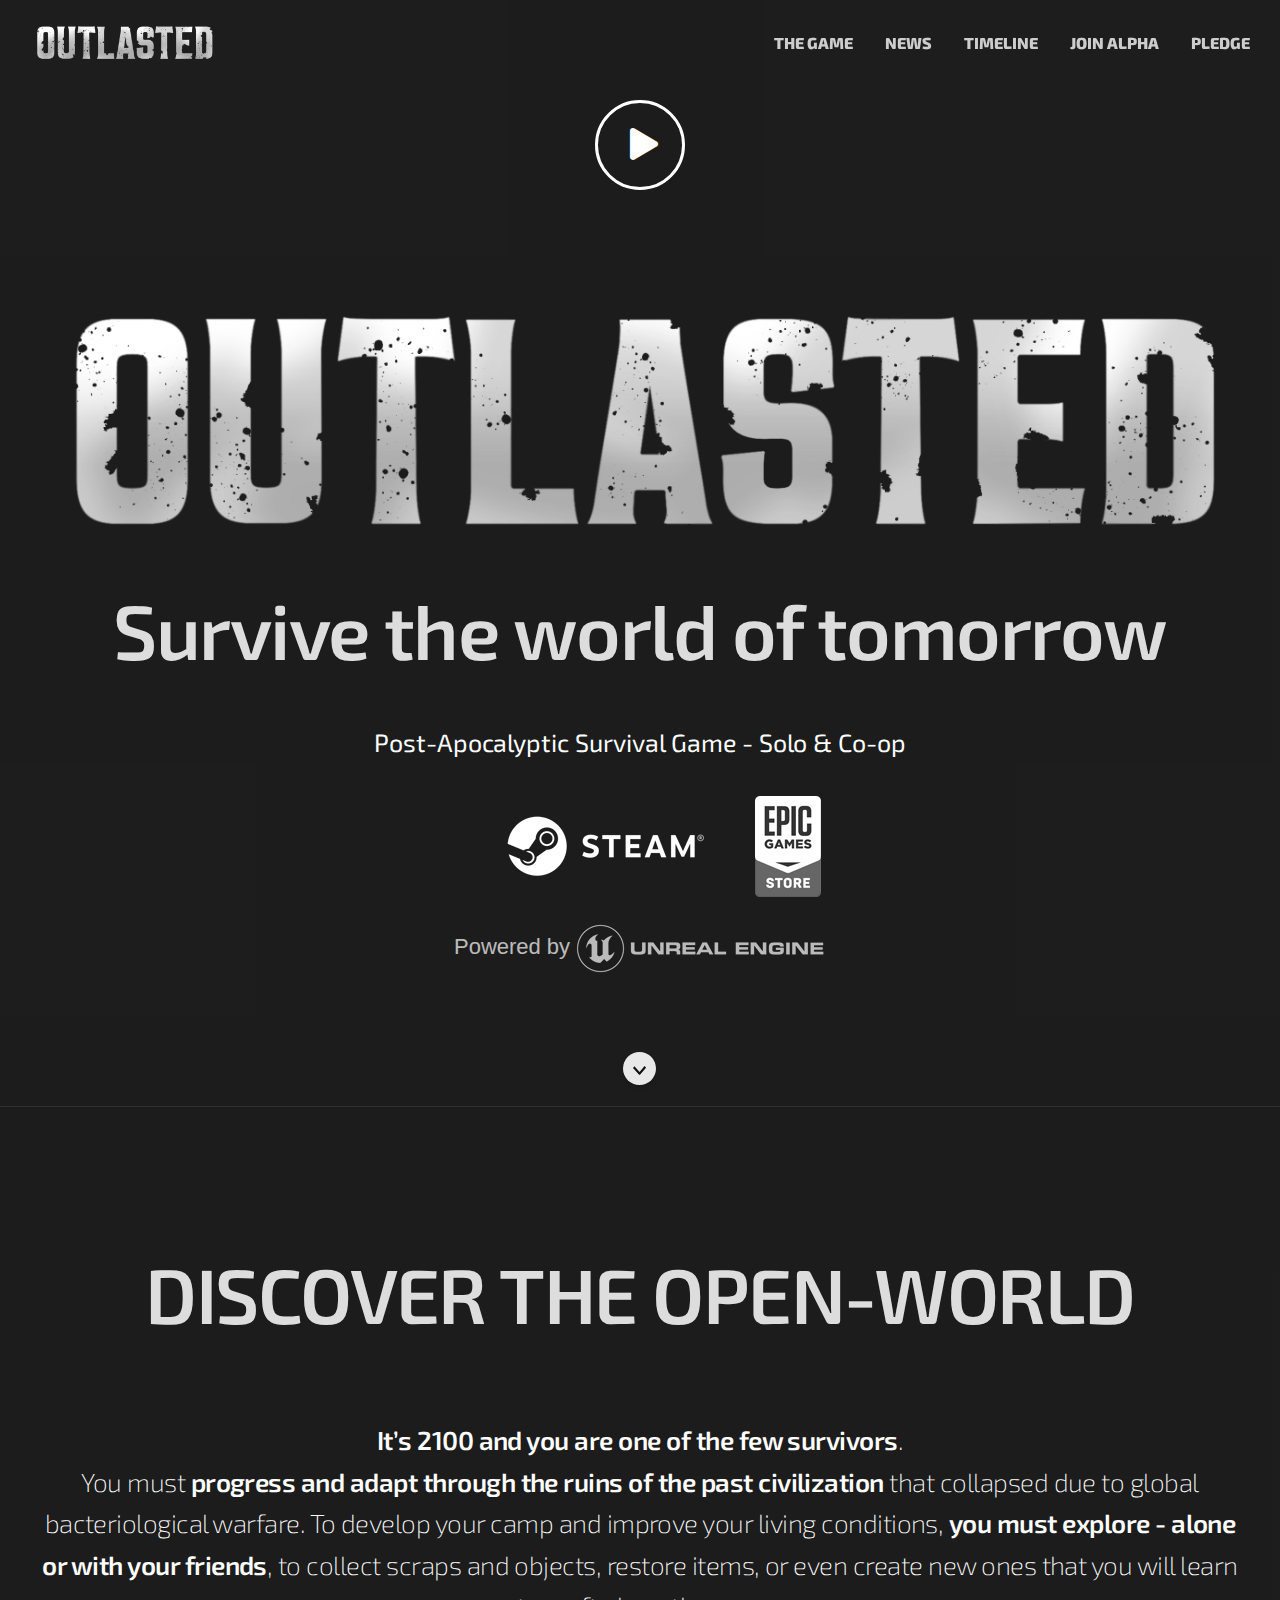
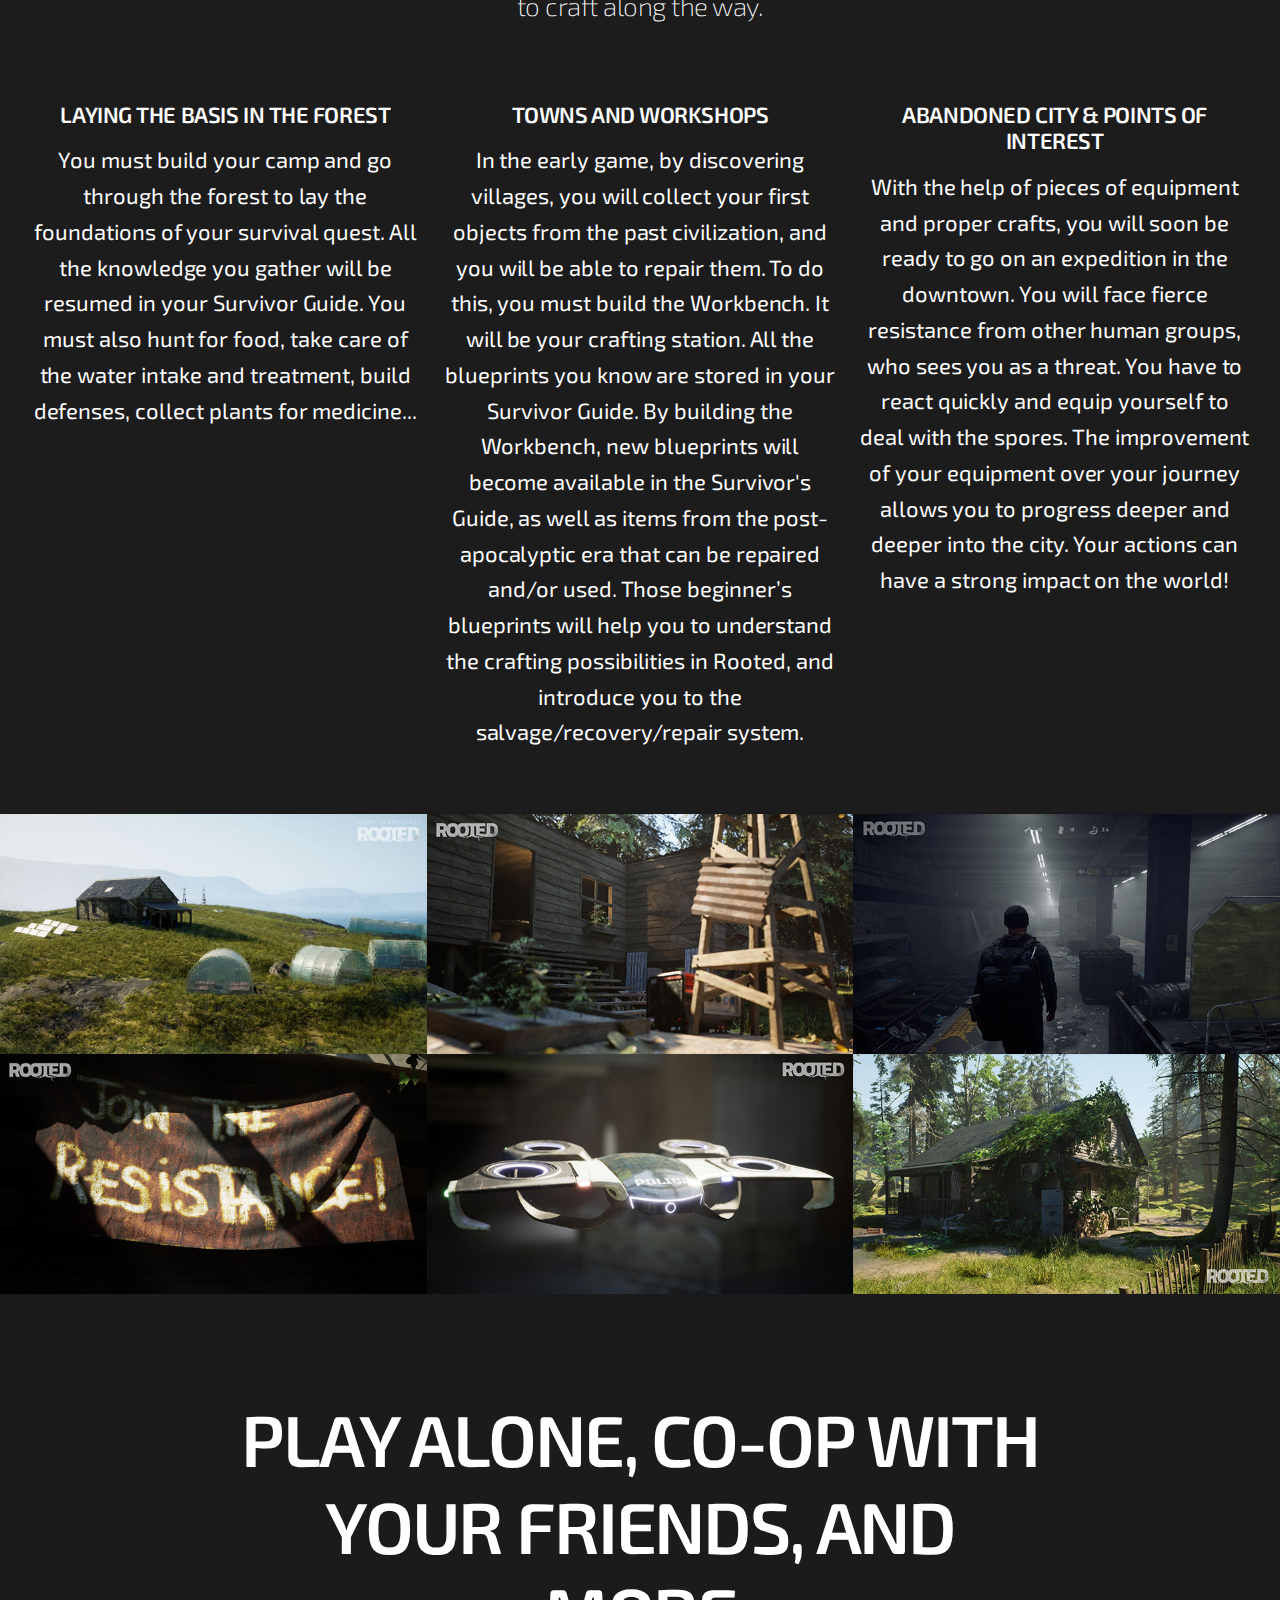
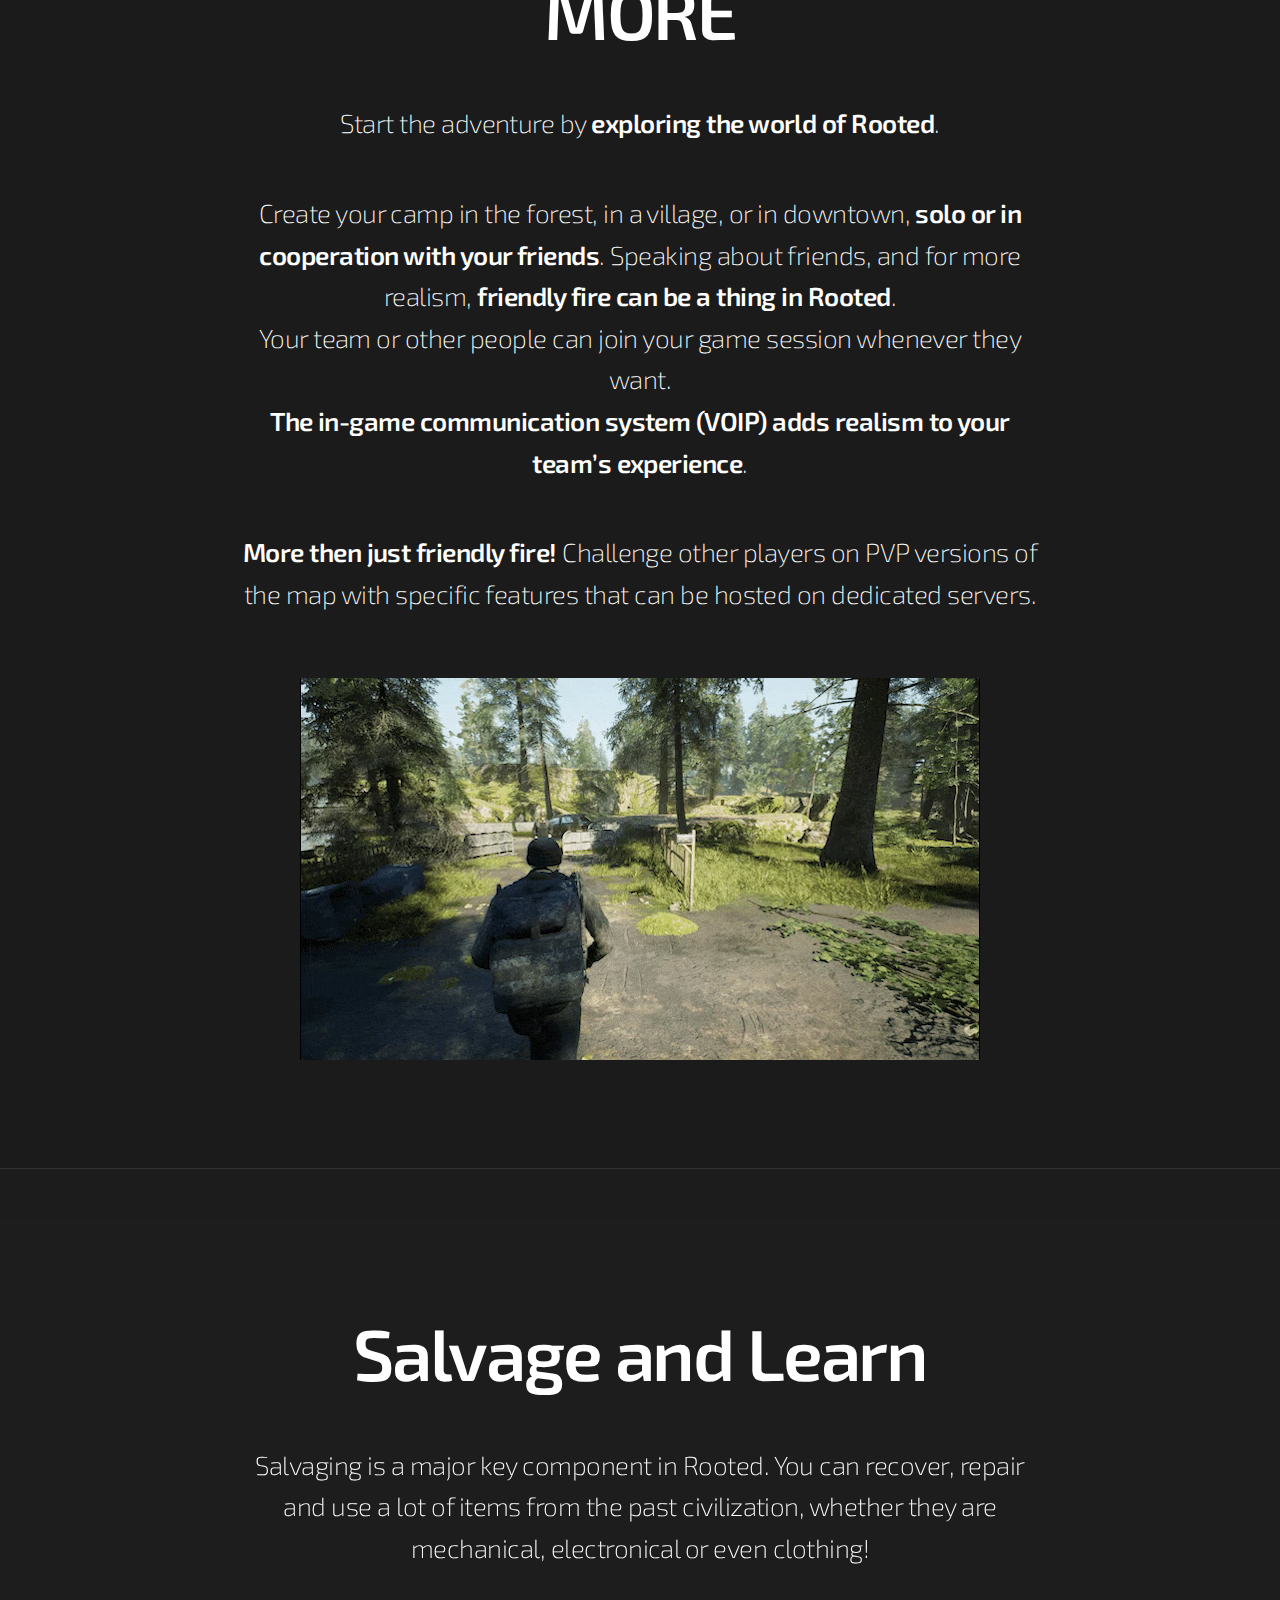
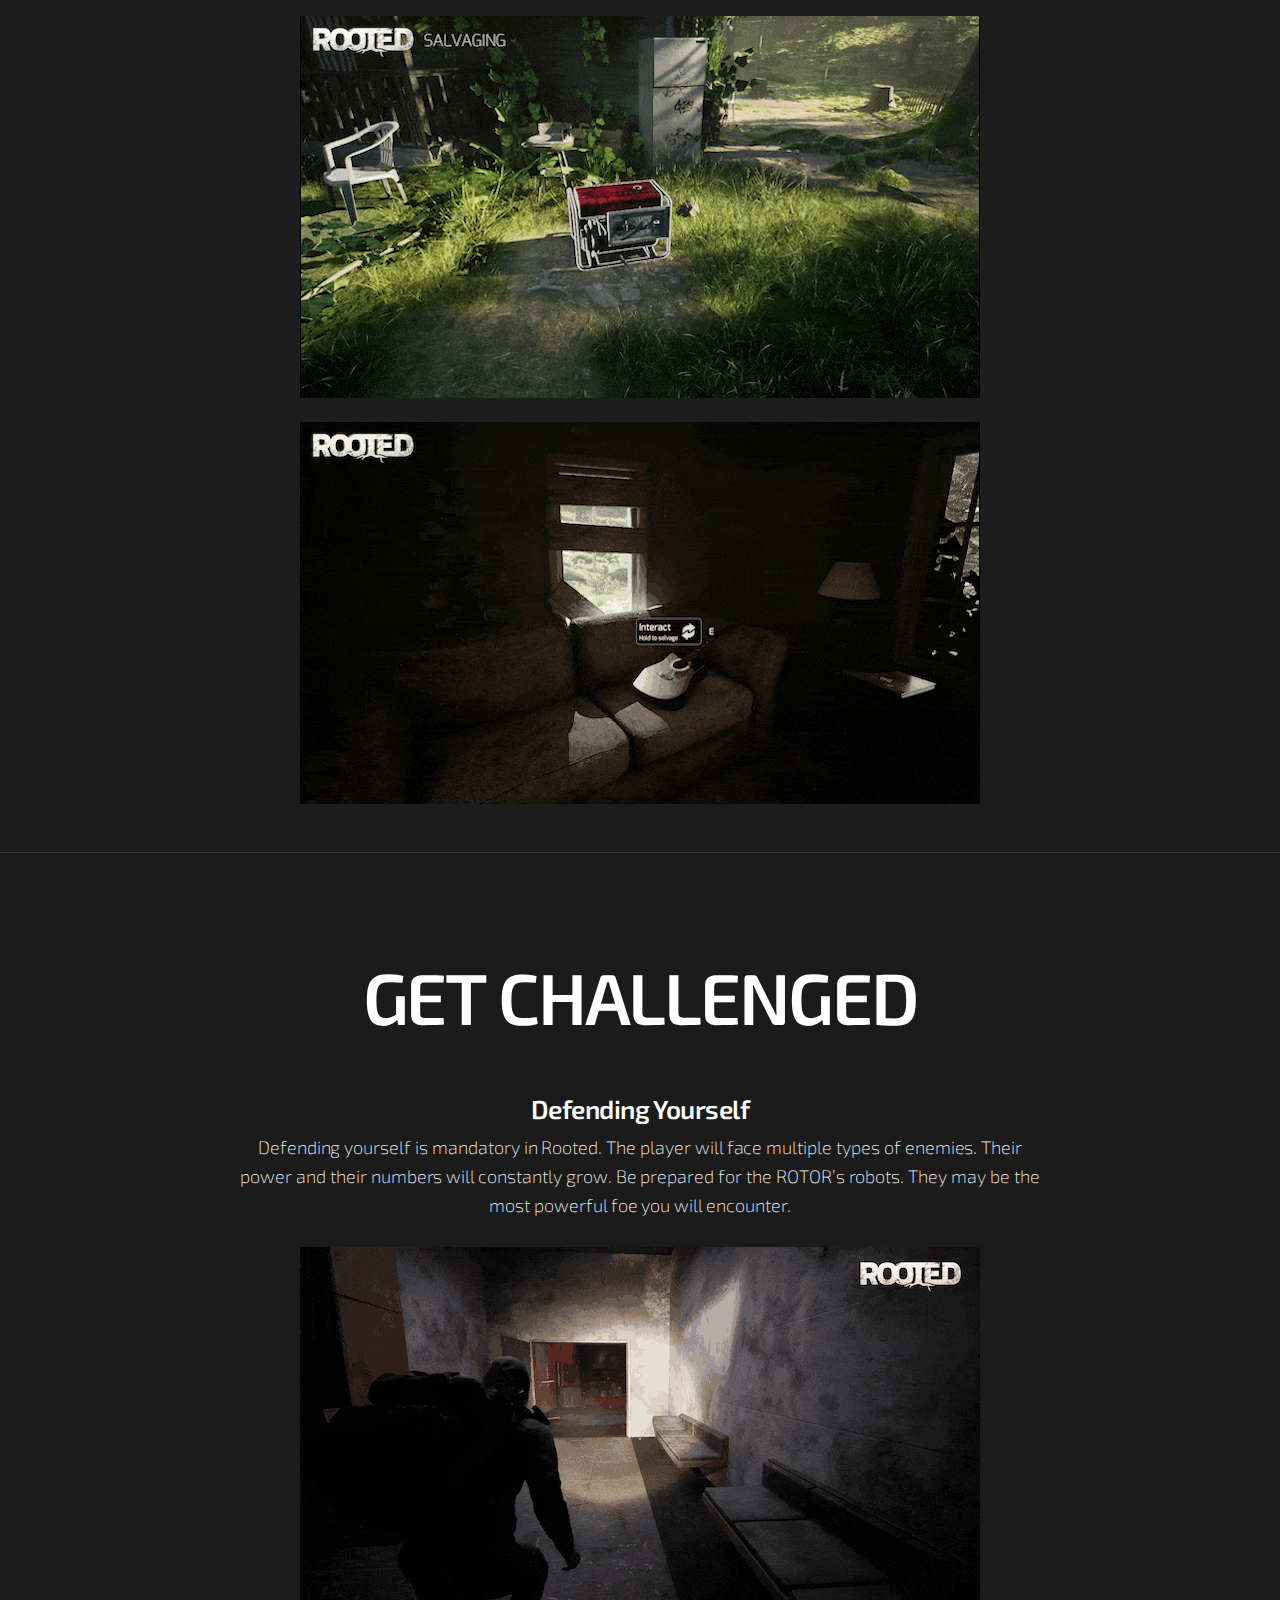
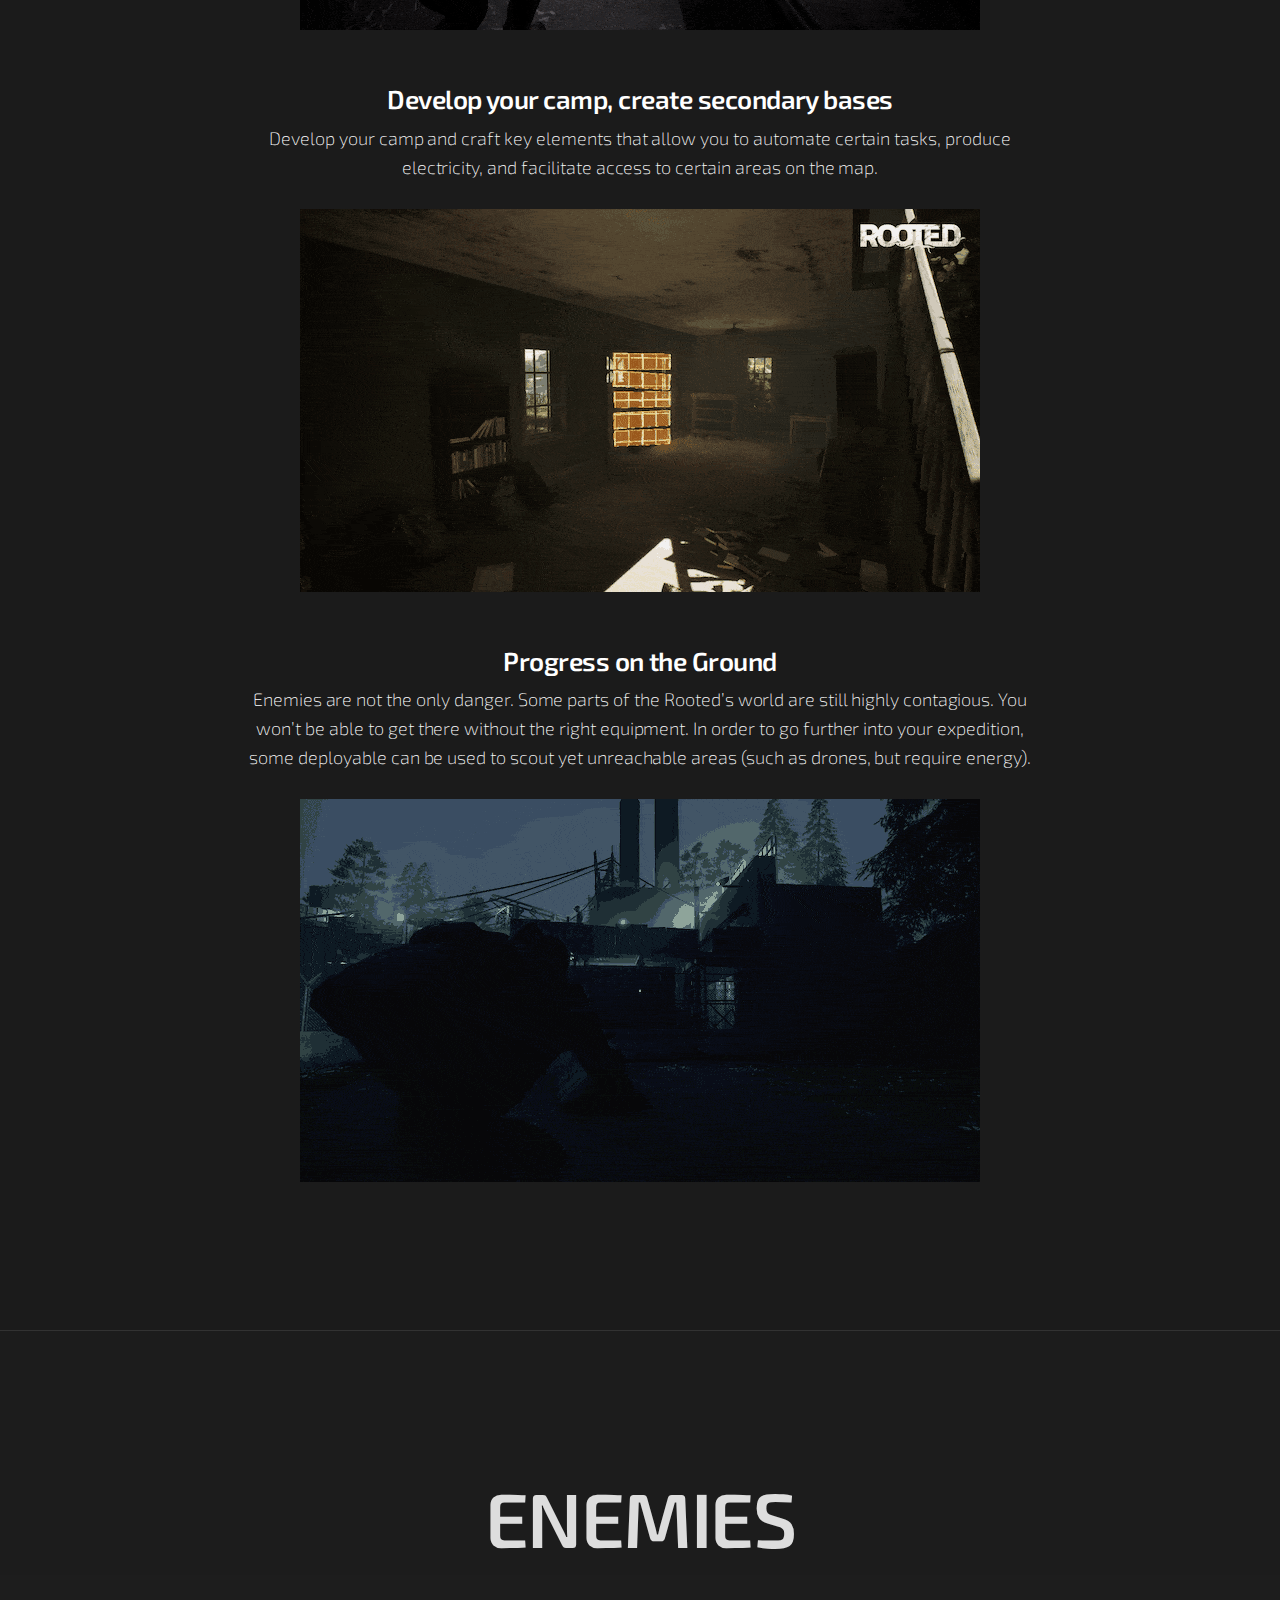
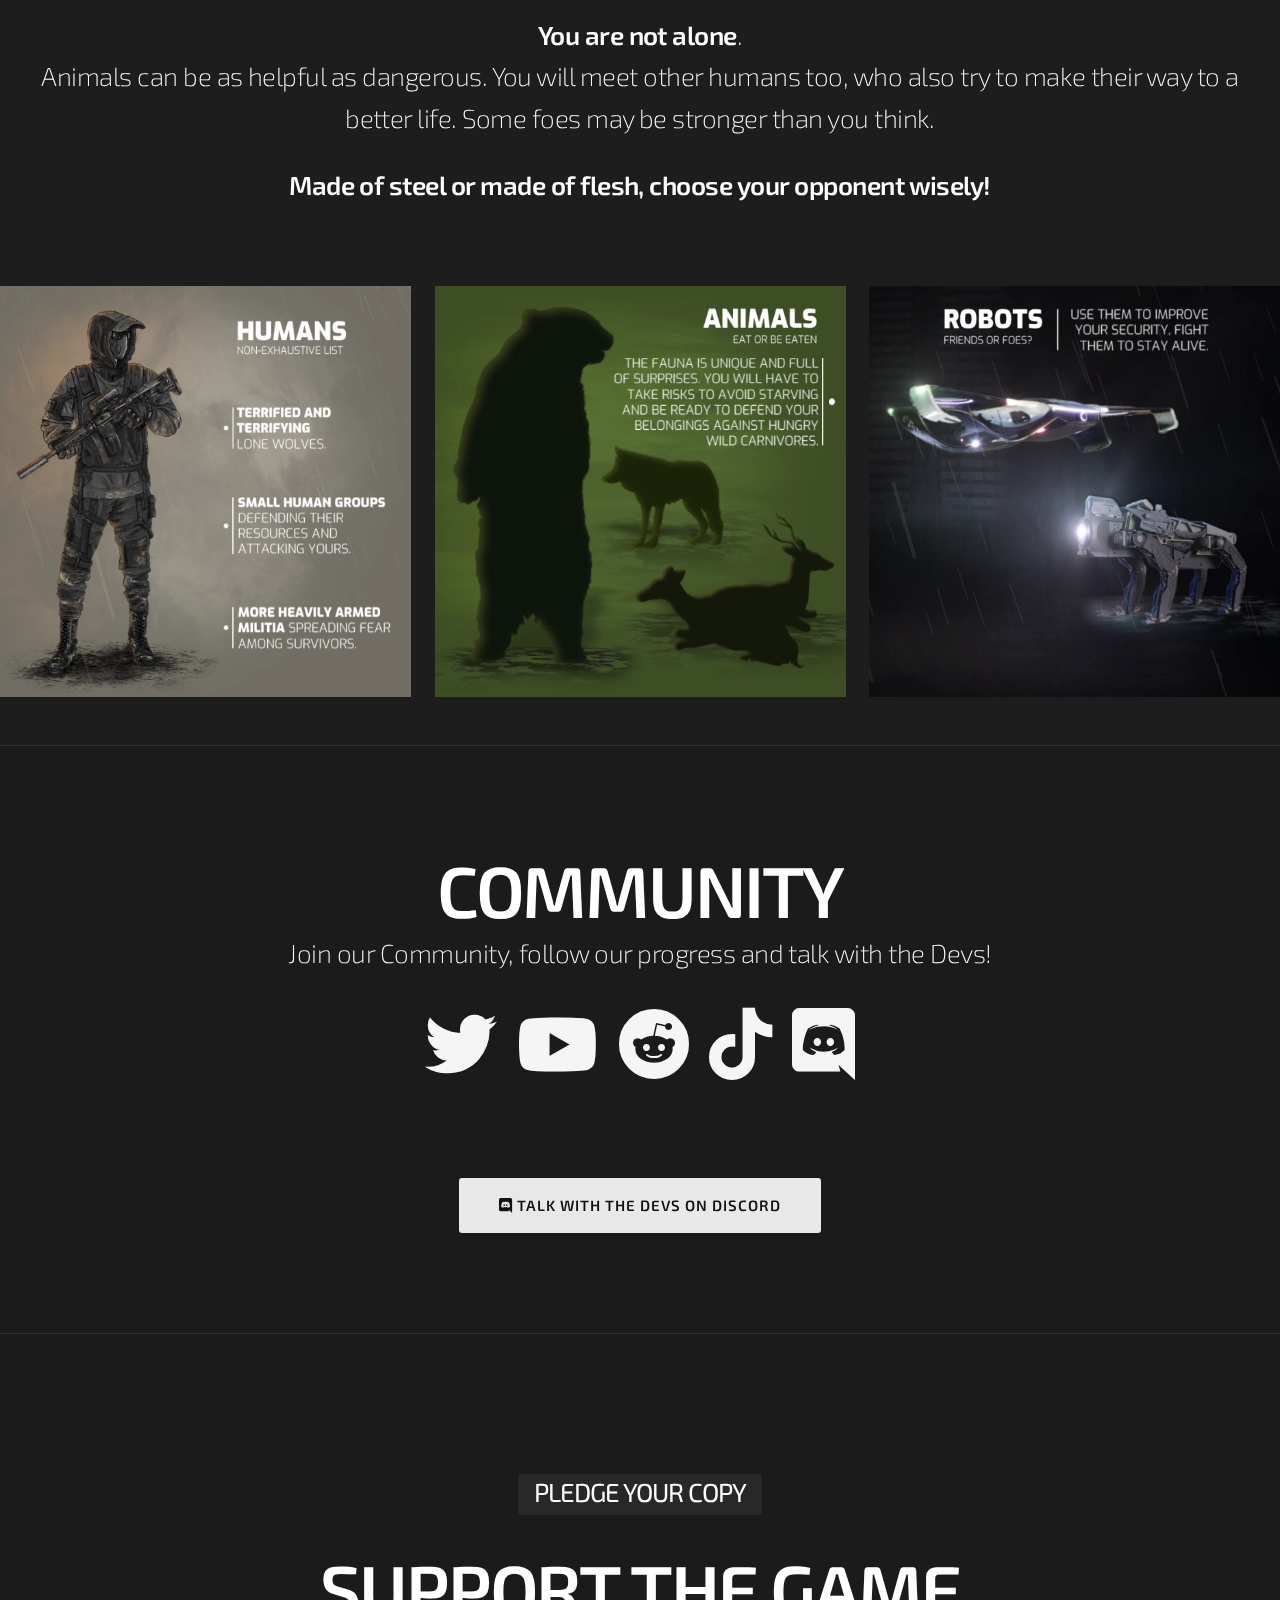
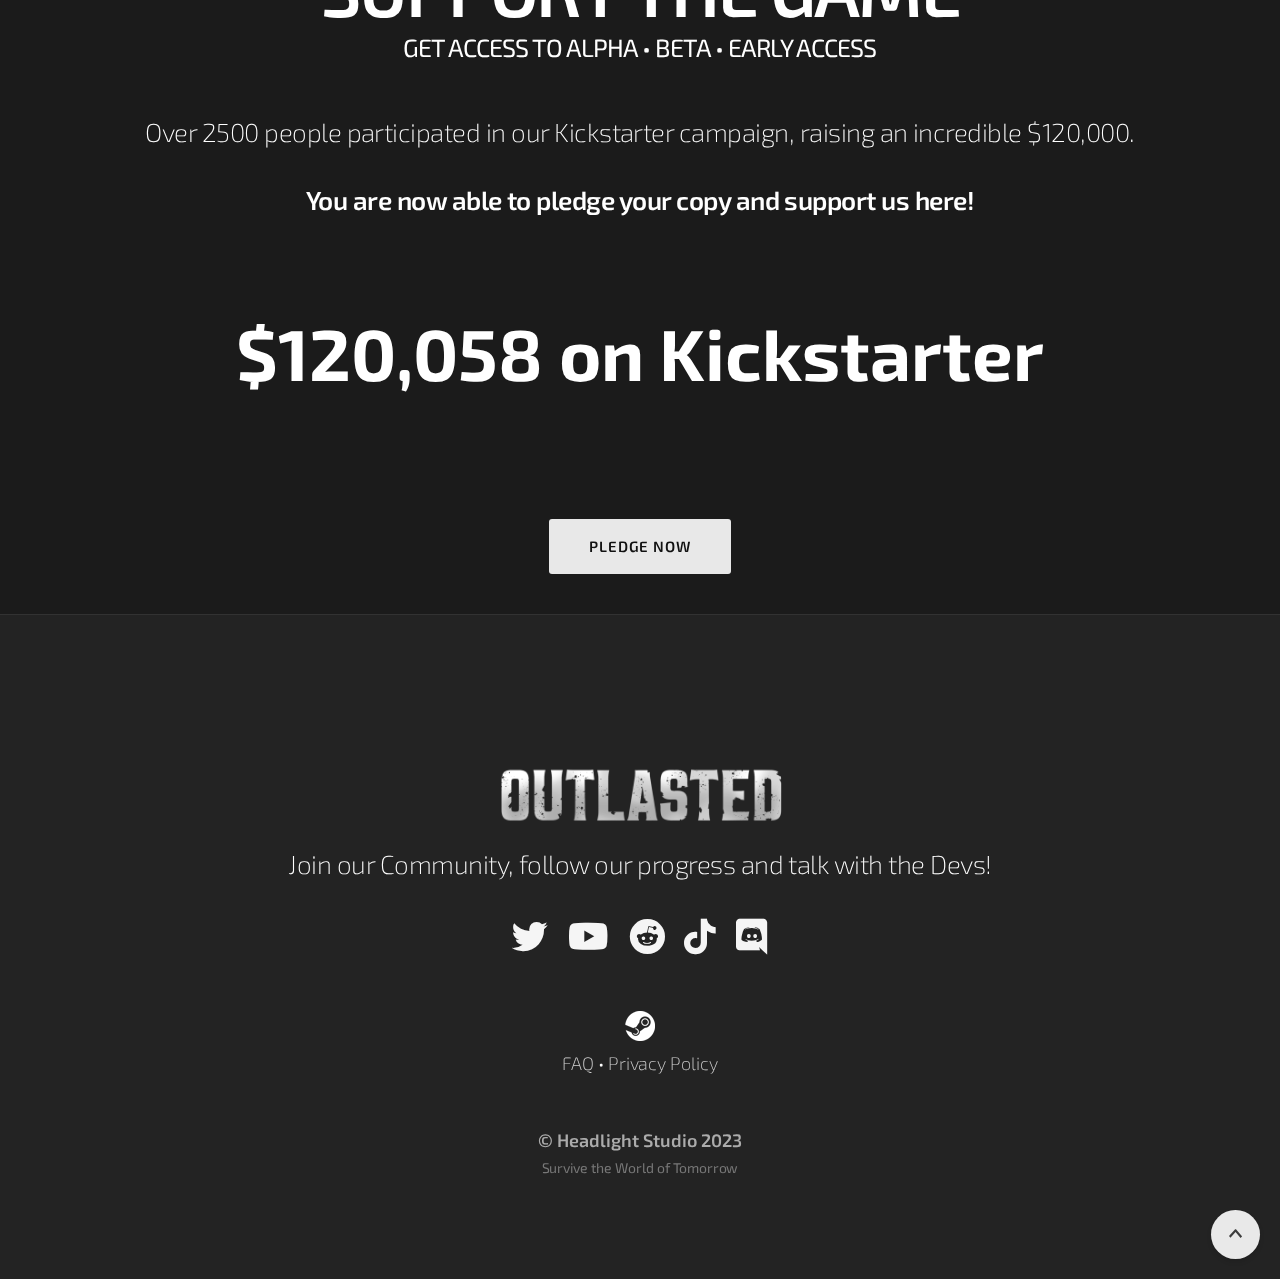
<file: index.html>
<!DOCTYPE html><html lang="en"><head>
    <title>ROOTED - Post-apocalyptic survival game</title>
    <meta name="description" content="ROOTED, a post-apocalyptic survival game powered by Unreal Engine 5.">
    <meta charset="utf-8">
    <meta name="author" content="Rooted">
    <!--[if IE]><meta http-equiv='X-UA-Compatible' content='IE=edge,chrome=1'><![endif]-->
    <meta name="viewport" content="width=device-width, initial-scale=1.0">
    <meta property="og:title" content="ROOTED - Post-apocalyptic survival game">
    <meta property="og:description" content="ROOTED, a post-apocalyptic survival game powered by Unreal Engine 5.">
    <meta property="og:site_name" content="Rooted - Survive the World of Tomorrow">
    <meta property="og:image" content="images/KeyArt-Rooted.png">
    <meta name="twitter:card" content="summary_large_image">
    <meta name="twitter:site" content="@rootedthegame">
    <meta name="twitter:creator" content="@rootedthegame">
    <meta name="twitter:title" content="ROOTED - Post-apocalyptic survival game">
    <meta name="twitter:description" content="ROOTED, a post-apocalyptic survival game powered by Unreal Engine 5.">
    <meta name="twitter:image" content="https://rootedthegame.com/storage/KeyArt-Rooted.png">
    <link rel="shortcut icon" href="images/favicon.png">
    <link href="https://fonts.googleapis.com/css2?family=Exo+2:wght@100;400;600&amp;display=swap" rel="stylesheet">
    <!-- CSS -->
    <link rel="stylesheet" href="css/bootstrap.min.css">
    <link rel="stylesheet" href="css/style.css">
    <link rel="stylesheet" href="css/style-responsive.css">
    <link rel="stylesheet" href="css/vertical-rhythm.min.css">
    <link rel="stylesheet" href="css/magnific-popup.css">

    <link rel="stylesheet" href="css/animate.min.css">
    <link rel="stylesheet" href="css/splitting.css">
    <script async charset="utf-8" src="js/platform.js"></script>
    <link rel="preconnect" href="https://fonts.googleapis.com">
    <link rel="preconnect" href="https://fonts.gstatic.com" crossorigin>
    <link rel="apple-touch-icon" sizes="180x180" href="images/apple-touch-icon.png">
    <link rel="icon" type="image/png" sizes="32x32" href="images/favicon-32x32.png">
    <link rel="icon" type="image/png" sizes="16x16" href="images/favicon-16x16.png">
    <link rel="preload" as="style" href="https://rootedthegame.com/build/assets/app.b39cc9c1.css"><link rel="modulepreload" href="https://rootedthegame.com/build/assets/app.d7b06d3a.js"><link rel="stylesheet" href="css/app.b39cc9c1.css"><script type="module" src="js/app.d7b06d3a.js"></script></head>
<body class="appear-animate">



<!-- Skip to Content -->
<a href="#main" class="btn skip-to-content">Skip to Content</a>
<!-- End Skip to Content -->

<!-- Page Wrap -->
<div class="page bg-dark light-content" id="top">
    <!-- Navigation panel -->
<nav class="main-nav dark transparent stick-fixed">
    <div class="full-wrapper relative clearfix">

        <!-- Logo ( * your text or image into link tag *) -->
        <div class="nav-logo-wrap local-scroll">
            <a href="/" class="logo">
                <img src="images/outlstd.png" alt="ROOTED" width="188" height="37">
            </a>
        </div>

        <!-- Mobile Menu Button -->
        <div class="mobile-nav" role="button" tabindex="0">
            <i class="fa fa-bars"></i>
            <span class="sr-only">Menu</span>
        </div>
        <!-- Main Menu -->
        <div class="inner-nav desktop-nav">
            <ul class="clearlist scroll-nav local-scroll" style="font-weight: 800">
                <li class="active"><a href="/#" title="Trailer of ROOTED">THE GAME</a></li>
                <li><a href="/news.html" title="News">NEWS</a></li>
                <li><a href="/timeline.html" title="Timeline for Rooted">TIMELINE</a></li>
                <li><a href="/join-alpha.html" title="Get part of the Alpha">JOIN ALPHA</a></li>
                <li><a href="/pledge.html" title="Pledge your Copy of Rooted">PLEDGE</a></li>
                <!--<li><a href="https://store.steampowered.com/app/1940080/Rooted/" target="_blank"><img src="images/steam-logo.png" width="25" alt="Wishlist ROOTED on Steam" style="margin-right: 5px"></a></li>
                <li><a href="https://store.epicgames.com/en-US/p/rooted-0d3110" target="_blank"><img src="images/Epic_games_store_logo.png" width="25" alt="Wishlist ROOTED on Epic Games Store" style="margin-right: 5px"></a></li>
                                    <li><a href="/login.html" title="Account"><span class="fa fa-user-lock"></span> ACCOUNT</a></li>
                -->
            </ul>
        </div>
        <!-- End Main Menu -->
    </div>
</nav>
<!-- End Navigation panel -->
        <main id="main">
        <!-- Trailer Section -->
        <section class="home-section bg-dark bg-dark-alfa-30 light-content" data-background="https://rootedthegame.com/storage/keyArtnoLogo.png" id="home">
            <div class="container min-height-100vh d-flex align-items-center pt-100 pb-100">
                <!-- Hero Content -->
                <div class="home-content">
                    <div class>
                        <a href="https://www.youtube.com/watch?v=GlYngusgebw" class="big-icon-link lightbox-gallery-1 mfp-iframe"><span class="big-icon"><i class="fa fa-play"></i></span></a>
                    </div>
                        <div class="mt-5"><img src="images/outlstd.png" alt="Logo ROOTED"></div>
                        <h1 class="hs-line-12 opacity-085 mb-50 mb-xs-30">Survive the world of tomorrow</h1>
                        <p class="hs-line-8 opacity-1">Post-Apocalyptic Survival Game - Solo & Co-op</p>
                        <p><a href="https://store.steampowered.com/app/1940080/Rooted/"><img src="images/Steam-logo-white.png" alt="Logo Steam" class="mx-5"></a> <a href="https://store.epicgames.com/en-US/p/rooted-0d3110"><img src="images/Epic_games_store_logo.png" alt="Logo Epic Games Store"></a></p>
                        <p class="hs-line-6 opacity-07">Powered by <img src="images/logo_UE.png" alt="ROOTED powered by Unreal Engine"></p>
                </div>
                <!-- End Hero Content -->

                <!-- Scroll Down -->
                <div class="local-scroll scroll-down-wrap " data-wow-offset="0">
                    <a href="#openworld" class="scroll-down"><i class="scroll-down-icon"></i><span class="sr-only">Discover what remains of our world</span></a>
                </div>
                <!-- End Scroll Down -->
            </div>
        </section>
        <!-- End Trailer Section -->

        <!-- Divider -->
        <hr class="mt-0 mb-0 white">
        <!-- End Divider -->

        <!-- OPEN WORLD Section -->
        <section class="page-section bg-dark bg-dark-alfa-30 light-content min-height-100vh pb-0" data-background="https://rootedthegame.com/storage/RootedRain.jpg" id="openworld">
            <div class="container relative">
                <div class="text-center mb-80 mb-sm-50">
                    <h2 class="hs-line-12 opacity-085 mb-50 mb-xs-30">DISCOVER THE OPEN-WORLD</h2>
                </div>
                <div class="row">
                    <div class="col-12">
                        <p class="slog text-center"><strong>It’s 2100 and you are one of the few survivors</strong>.<br>
                            You must <strong>progress and adapt through the ruins of the past civilization</strong> that collapsed due to global
                            bacteriological warfare. To develop your camp and improve your living conditions, <strong>you must explore - alone or with your friends</strong>, to collect scraps and objects, restore items, or even create new ones that you will learn to craft along the way.
                        </p>
                    </div>
                </div>
                <!-- Basis Forest Grid -->
                <div class="row services-grid pt-5">
                    <!-- Services Item -->
                    <div class="col-sm-6 col-md-4 col-lg-4">
                        <div class="services-item text-center">
                            <h3 class="services-title">LAYING THE BASIS IN THE FOREST</h3>
                            <div class="services-descr">
                                You must build your camp and go through the forest to lay
                                the foundations of your survival quest. All the knowledge you gather will be resumed in
                                your Survivor Guide.

                                You must also hunt for food, take care of the water intake and treatment, build
                                defenses, collect plants for medicine...
                            </div>
                        </div>
                    </div>
                    <!-- End Basis Forest  -->

                    <!-- Towns -->
                    <div class="col-sm-6 col-md-4 col-lg-4">
                        <div class="services-item text-center">

                            <h3 class="services-title">TOWNS AND WORKSHOPS</h3>
                            <div class="services-descr">
                                In the early game, by discovering villages, you will collect your first objects from the past civilization, and you will be able to repair them. To do this, you must build the Workbench. It will be your crafting station. All the blueprints you know are stored in your Survivor Guide.

                                By building the Workbench, new blueprints will become available in the Survivor's Guide, as well as items  from the post-apocalyptic era that can be repaired and/or used.

                                Those beginner’s blueprints will help you to understand the crafting possibilities in Rooted, and introduce you to the salvage/recovery/repair system.
                            </div>

                        </div>
                    </div>
                    <!-- End Towns -->

                    <!-- Abandoned city  -->
                    <div class="col-sm-6 col-md-4 col-lg-4">
                        <div class="services-item text-center">

                            <h3 class="services-title">ABANDONED CITY & POINTS OF INTEREST</h3>
                            <div class="services-descr">
                                With the help of pieces of equipment and proper crafts, you will soon be ready to go on an expedition in the downtown. You will face fierce resistance from other human groups, who sees you as a threat.

                                You have to react quickly and equip yourself to deal with the spores. The improvement of your equipment over your journey allows you to progress deeper and deeper into the city.

                                Your actions can have a strong impact on the world!
                            </div>
                        </div>
                    </div>
                    <!-- End Abandoned city -->
                </div>
                <!-- End OPEN WORLD -->
            </div>

            <div class="relative pt-5">
                <!-- Divider -->
                <hr class="mt-0 mb-0 dark">
                <!-- End Divider -->
                <!-- Works Grid -->
                <ul class="works-grid work-grid-3 clearfix hide-titles" id="work-grid">

                    <li class="work-item mix photography">
                        <a class="mfp-image">
                            <div class="work-img">
                                <div class="scalexIn"></div>
                                <img src="images/island-rooted.jpg" alt="Rooted Survival game">
                            </div>
                        </a>
                    </li>

                    <li class="work-item mix branding design">
                        <a class="work-ext-link">
                            <div class="work-img">
                                <div class="scalexIn"></div>
                                <img src="images/rooted-1.jpg" alt="Build system in Rooted">
                            </div>

                        </a>
                    </li>

                    <li class="work-item mix branding">
                        <a class="work-ext-link">
                            <div class="work-img">
                                <div class="scalexIn"></div>
                                <img src="images/rooted-2.jpg" alt="Metro Station in Rooted">
                            </div>
                        </a>
                    </li>

                    <li class="work-item mix design photography">
                        <a class="work-ext-link">
                            <div class="work-img">
                                <div class=" scalexIn"></div>
                                <img src="images/rooted-3.jpg" alt="Join the Resistance Flag - Rooted">
                            </div>
                        </a>
                    </li>

                    <li class="work-item mix design">
                        <a class="work-ext-link">
                            <div class="work-img">
                                <div class="scalexIn"></div>
                                <img src="images/rooted-4.jpg" alt="Drone in Rooted">
                            </div>
                        </a>
                    </li>

                    <li class="work-item mix design branding">
                        <a class>
                            <div class="work-img">
                                <div class></div>
                                <img src="images/rooted-5.jpg" alt="Abandonned house in Rooted">
                            </div>
                        </a>
                    </li>
                </ul>

            </div>
        </section>
        <!-- End OPEN WORLD Section -->
        <!-- Divider -->
        <hr class="mt-0 mb-0 dark">
        <!-- End Divider -->
        <!-- MULTIPLAYER Section -->
        <section class="small-section bg-dark light-content" id="multiplayer">
            <div class="container relative">
                <div class="row  animated" style="visibility: visible; animation-name: fadeInUpShort;">
                    <div class="col-md-8 offset-md-2 text-center">
                        <h2 class="hs-line-7 mb-5  animated" style="visibility: visible; animation-delay: 0.2s; animation-name: fadeInUpShort;">PLAY ALONE, CO-OP WITH YOUR FRIENDS, AND MORE</h2>
                        <p class="slog  animated mb-5">
                            Start the adventure by <strong>exploring the world of Rooted</strong>.</p>
                        <p class="slog  animated mb-5">Create your camp in the forest, in a village, or in downtown, <strong>solo or in cooperation with your friends</strong>. Speaking about friends, and for more realism, <strong>friendly fire can be a thing in Rooted</strong>.<br>Your team or other people can join your game session whenever they want.<br><strong>The in-game communication system (VOIP) adds realism to your team’s experience</strong>.
                        </p>
                        <p class="slog  animated mb-5"><strong>More then just friendly fire!</strong> Challenge other players on PVP versions of the map with specific features that can be hosted on dedicated servers.</p>
                        <!-- Social Links -->
                        <video muted autoplay loop class="mt-3">
                            <source src="media/multiplayer.mp4" type="video/mp4">
                            Your browser does not support the video tag.
                        </video>
                    </div>
                </div>
            </div>
        </section>
        <!-- End MULTIPLAYER Section -->
        <!-- Divider -->
        <hr class="mt-0 mb-0 white">
        <!-- End Divider -->
        <!-- Salvaging Section -->
        <section class="page-section bg-dark bg-dark-alfa-30 light-content" data-background="https://rootedthegame.com/storage/rooted-metro-bg.jpg" id="about">
            <div class="container relative">
                <div class="row  animated" style="visibility: visible; animation-name: fadeInUpShort;">
                    <div class="col-md-8 offset-md-2 text-center">
                        <h2 class="hs-line-7 mb-5  animated" style="visibility: visible; animation-delay: 0.2s; animation-name: fadeInUpShort;">Salvage and Learn</h2>
                        <p class="slog  animated mb-5">Salvaging is a major key component in Rooted. You can recover, repair and use a lot of items from the past civilization, whether they are mechanical, electronical or even clothing!</p>

                        <video muted autoplay loop>
                            <source src="media/salvage-680.mp4" type="video/mp4">
                            Your browser does not support the video tag.
                        </video>
                        <video muted autoplay loop class="mt-3">
                            <source src="media/salvage-guitar.mp4" type="video/mp4">
                            Your browser does not support the video tag.
                        </video>
                    </div>
                </div>
            </div>
        </section>
        <!-- End Salvaging Section -->

        <!-- Divider -->
        <hr class="mt-0 mb-0 white">
        <!-- End Divider -->

        <!-- CHALLENGED Section -->
        <section class="small-section bg-dark light-content" id="challenged">
            <div class="container relative">
                <div class="row  animated" style="visibility: visible; animation-name: fadeInUpShort;">
                    <div class="col-md-8 offset-md-2 text-center">
                        <h2 class="hs-line-7 mb-5  animated" style="visibility: visible; animation-delay: 0.2s; animation-name: fadeInUpShort;">GET CHALLENGED</h2>
                        <p class="slog mb-1">
                            <strong>Defending Yourself</strong></p>
                        <p class>Defending yourself is mandatory in Rooted. The player will face multiple types of enemies. Their power and their numbers will constantly grow. Be prepared for the ROTOR’s robots. They may be the most powerful foe you will encounter.</p>
                        <img src="images/crouch.gif" alt="Exploration in buildings in Rooted The Game" class="mb-5 mb-1">

                        <p class="slog mb-1">
                            <strong>Develop your camp, create secondary bases</strong></p>
                        <p>Develop your camp and craft key elements that allow you to automate certain tasks, produce  electricity, and facilitate access to certain areas on the map.</p>
                        <img src="images/window.gif" alt="Protect houses or buildings to make them your house" class="mb-5 mb-1">
                        <p class="slog mb-1">
                            <strong>Progress on the Ground</strong></p>
                        <p>Enemies are not the only danger. Some parts of the Rooted’s world are still highly contagious. You won’t be able to get there without the right equipment. In order to go further into your expedition, some deployable can be used to scout yet unreachable areas (such as drones, but require energy).</p>
                        <img src="images/infiltration.gif" alt="Infiltration in Rooted" class="mb-5 animated mb-1">
                    </div>
                </div>
            </div>
        </section>
        <!-- End CHALLENGED Section -->
        <!-- Divider -->
        <hr class="mt-0 mb-0 white">
        <!-- End Divider -->
        <!-- Enemies Section -->
        <section class="page-section  bg-dark bg-dark-alfa-30 light-content" data-background="https://rootedthegame.com/storage/rooted-office-nb.jpg" id="enemies">
            <div class="container  relative">
                <div class="text-center mb-80 mb-sm-50">
                    <h2 class="hs-line-12 opacity-085 mb-50 mb-xs-30">ENEMIES</h2>
                    <p class="slog">
                        <strong>You are not alone</strong>.<br>Animals can be as helpful as dangerous. You will meet other humans too, who
                        also try to make their way to a better life. Some foes may be stronger than you think.</p>
                    <p class="slog"><strong>Made of steel or made of flesh, choose your opponent wisely!</strong>
                    </p>
                </div>
            </div>
            <div class="relative">
                <div class="row text-center">
                    <div class="col-md-4">

                        <video muted autoplay loop>
                            <source src="media/HoomansSteam.mp4" type="video/mp4">
                            Your browser does not support the video tag.
                        </video>
                    </div>
                    <div class="col-md-4">
                        <video muted autoplay loop>
                            <source src="media/AnimolsSteam.mp4" type="video/mp4">
                            Your browser does not support the video tag.
                        </video>
                    </div>
                    <div class="col-md-4">
                        <video muted autoplay loop>
                            <source src="media/RobotsSteam.mp4" type="video/mp4">
                            Your browser does not support the video tag.
                        </video>
                    </div>
                </div>
            </div>
        </section>
        <!-- End Enemies Section -->
        <!-- Divider -->
        <hr class="mt-0 mb-0 white">
        <!-- End Divider -->
        <!-- Community Section -->
        <section class="small-section bg-dark light-content" id="community">
            <div class="container relative">
                <div class="row  animated" style="visibility: visible; animation-name: fadeInUpShort;">
                    <div class="col-md-8 offset-md-2 text-center">
                        <h2 class="hs-line-7 mb-0  animated" style="visibility: visible; animation-delay: 0.2s; animation-name: fadeInUpShort;">COMMUNITY</h2>
                        <p class="slog  animated">
                            Join our Community, follow our progress and talk with the Devs!
                        </p>
                        <!-- Social Links -->
                        <div class="mb-90 mb-xs-40">
                            <a href="https://twitter.com/RootedTheGame" title="Twitter" target="_blank"><i class="fab fa-twitter m-2" style="font-size: 4em; color: whitesmoke"></i><span class="sr-only">Twitter</span></a>
                            <a href="https://www.youtube.com/channel/UCKe3VdZUKuyCNEjwCm3i9dA" title="Youtube" target="_blank"><i class="fab fa-youtube m-2" style="font-size: 4em; color: whitesmoke"></i><span class="sr-only">Youtube</span></a>

                            <a href="https://www.reddit.com/r/RootedTheGame/" title="Reddit" target="_blank"><i class="fab fa-reddit m-2" style="font-size: 4em; color: whitesmoke"></i><span class="sr-only">Reddit</span></a>
                            <a href="https://www.tiktok.com/@rootedthegame" title="Tiktok" target="_blank"><i class="fab fa-tiktok m-2" style="font-size: 4em; color: whitesmoke"></i><span class="sr-only">Tiktok</span></a>
                            <a href="https://discord.gg/invite/rootedthegame" title="Discord" target="_blank"><i class="fab fa-discord m-2" style="font-size: 4em; color: whitesmoke"></i><span class="sr-only">Discord</span></a>
                        </div>
                        <!-- End Social Links -->
                        <div class="local-scroll mt-5">
                            <a href="https://discord.gg/invite/rootedthegame" class="btn btn-mod btn-w btn-large btn-round"><i class="fab fa-discord"></i> Talk with
                                the Devs on Discord</a>
                        </div>
                    </div>
                </div>
            </div>
        </section>
        <!-- End Community Section -->

        <!-- Divider -->
        <hr class="mt-0 mb-0 white">
        <!-- End Divider -->

        <!-- Home Section -->
        <section class="page-section bg-dark light-content" data-background="https://rootedthegame.com/storage/rooted-night.jpg" id="pledge">
            <div class="container relative text-center">
                <div class="row">
                    <div class="col-lg-10 offset-lg-1">
                        <h1 class="hs-line-4 mb-30 mb-xs-20 " data-wow-delay=".1s"><span class="d-inline-block bg-gray-dark round px-3 pb-1">PLEDGE YOUR COPY</span></h1>
                        <h2 class="hs-line-7 mb-0 ">SUPPORT THE GAME</h2>
                        <h4 class="hs-line-8 mb-0 ">GET ACCESS TO ALPHA • BETA •
                            EARLY ACCESS</h4>

                        <p class="slog  pt-5">Over 2500 people participated in
                        our Kickstarter campaign, raising an incredible $120,000.</p>
                        <p class="slog "><strong>You are now able to pledge your
                            copy and support us here!</strong></p>
                    </div>
                    <div class="col-lg-10 offset-lg-1">
                        <p class="kickamount pt-5  ">$120,058 on Kickstarter</p>
                        <div class>
                            <a href="https://rootedthegame.com/pledge" class="btn btn-mod btn-w btn-round btn-large ">PLEDGE
                            NOW</a>
                        </div>
                    </div>
                </div>

            </div>
        </section>
        <!-- End Home Section -->
        <!-- Divider -->
        <hr class="mt-0 mb-0 white">
        <!-- End Divider -->
    </main>

    <!-- Footer -->
    <footer class="page-section bg-dark-lighter light-content footer pb-100 pb-sm-50">
        <div class="container">

                <img src="images/outlstd.png" width="300px" alt="OUTLASTED" class="pb-2">
            <p class="slog  animated">
                Join our Community, follow our progress and talk with the Devs!
            </p>
            <!-- Social Links -->
            <div class="mb-5 mb-xs-40">
                <a href="https://twitter.com/RootedTheGame" title="Twitter" target="_blank"><i class="fab fa-twitter m-2" style="font-size: 2em; color: whitesmoke"></i><span class="sr-only">Twitter</span></a>
                <a href="https://www.youtube.com/channel/UCKe3VdZUKuyCNEjwCm3i9dA" title="Youtube" target="_blank"><i class="fab fa-youtube m-2" style="font-size: 2em; color: whitesmoke"></i><span class="sr-only">Youtube</span></a>

                <a href="https://www.reddit.com/r/RootedTheGame/" title="Reddit" target="_blank"><i class="fab fa-reddit m-2" style="font-size: 2em; color: whitesmoke"></i><span class="sr-only">Reddit</span></a>
                <a href="https://www.tiktok.com/@rootedthegame" title="Tiktok" target="_blank"><i class="fab fa-tiktok m-2" style="font-size: 2em; color: whitesmoke"></i><span class="sr-only">Tiktok</span></a>
                <a href="https://discord.gg/invite/rootedthegame" title="Discord" target="_blank"><i class="fab fa-discord m-2" style="font-size: 2em; color: whitesmoke"></i><span class="sr-only">Discord</span></a>
            </div>
            <!-- End Social Links -->
                <div class="mb-5">
                    <img src="images/steam-logo.png" class="pb-2" alt="Wishlist on Steam"><br>
                   <a href="https://rootedthegame.com/faq">FAQ</a> • <a href="https://rootedthegame.com/policy">Privacy Policy</a>
                </div>

            <!-- Footer Text -->
            <div class="footer-text">

                <!-- Copyright -->
                <div class="footer-copy">
                    © Headlight Studio 2023
                </div>
                <!-- End Copyright -->

                <div class="footer-made">
                    Survive the World of Tomorrow
                </div>

            </div>
            <!-- End Footer Text -->

        </div>

        <!-- Top Link -->
        <div class="local-scroll">
            <a href="#top" class="link-to-top"><i class="link-to-top-icon"></i><span class="sr-only">Scroll to top</span></a>
        </div>
        <!-- End Top Link -->

    </footer>
    <!-- End Footer -->

</div>
<!-- End Page Wrap -->


<!-- JS -->
<script src="js/jquery.min.js"></script>
<script src="js/jquery.easing.1.3.js"></script>
<script src="js/bootstrap.bundle.min.js"></script>
<script src="js/SmoothScroll.js"></script>
<script src="js/jquery.scrollTo.min.js"></script>
<script src="js/jquery.localScroll.min.js"></script>
<script src="js/jquery.viewport.mini.js"></script>
<script src="js/jquery.parallax-1.1.3.js"></script>
<script src="js/jquery.fitvids.js"></script>

<script src="js/isotope.pkgd.min.js"></script>
<script src="js/imagesloaded.pkgd.min.js"></script>
<script src="js/jquery.magnific-popup.min.js"></script>
<script src="js/masonry.pkgd.min.js"></script>
<script src="js/jquery.lazyload.min.js"></script>
<script src="js/wow.min.js"></script>

<script src="js/typed.min.js"></script>
<script src="js/all.js"></script>




<!-- Google tag (gtag.js) -->
<script async src="https://www.googletagmanager.com/gtag/js?id=G-24QHV7GN6H"></script>
<script>
    window.dataLayer = window.dataLayer || [];
    function gtag(){dataLayer.push(arguments);}
    gtag('js', new Date());

    gtag('config', 'G-24QHV7GN6H');
</script>


</body></html>
</file>
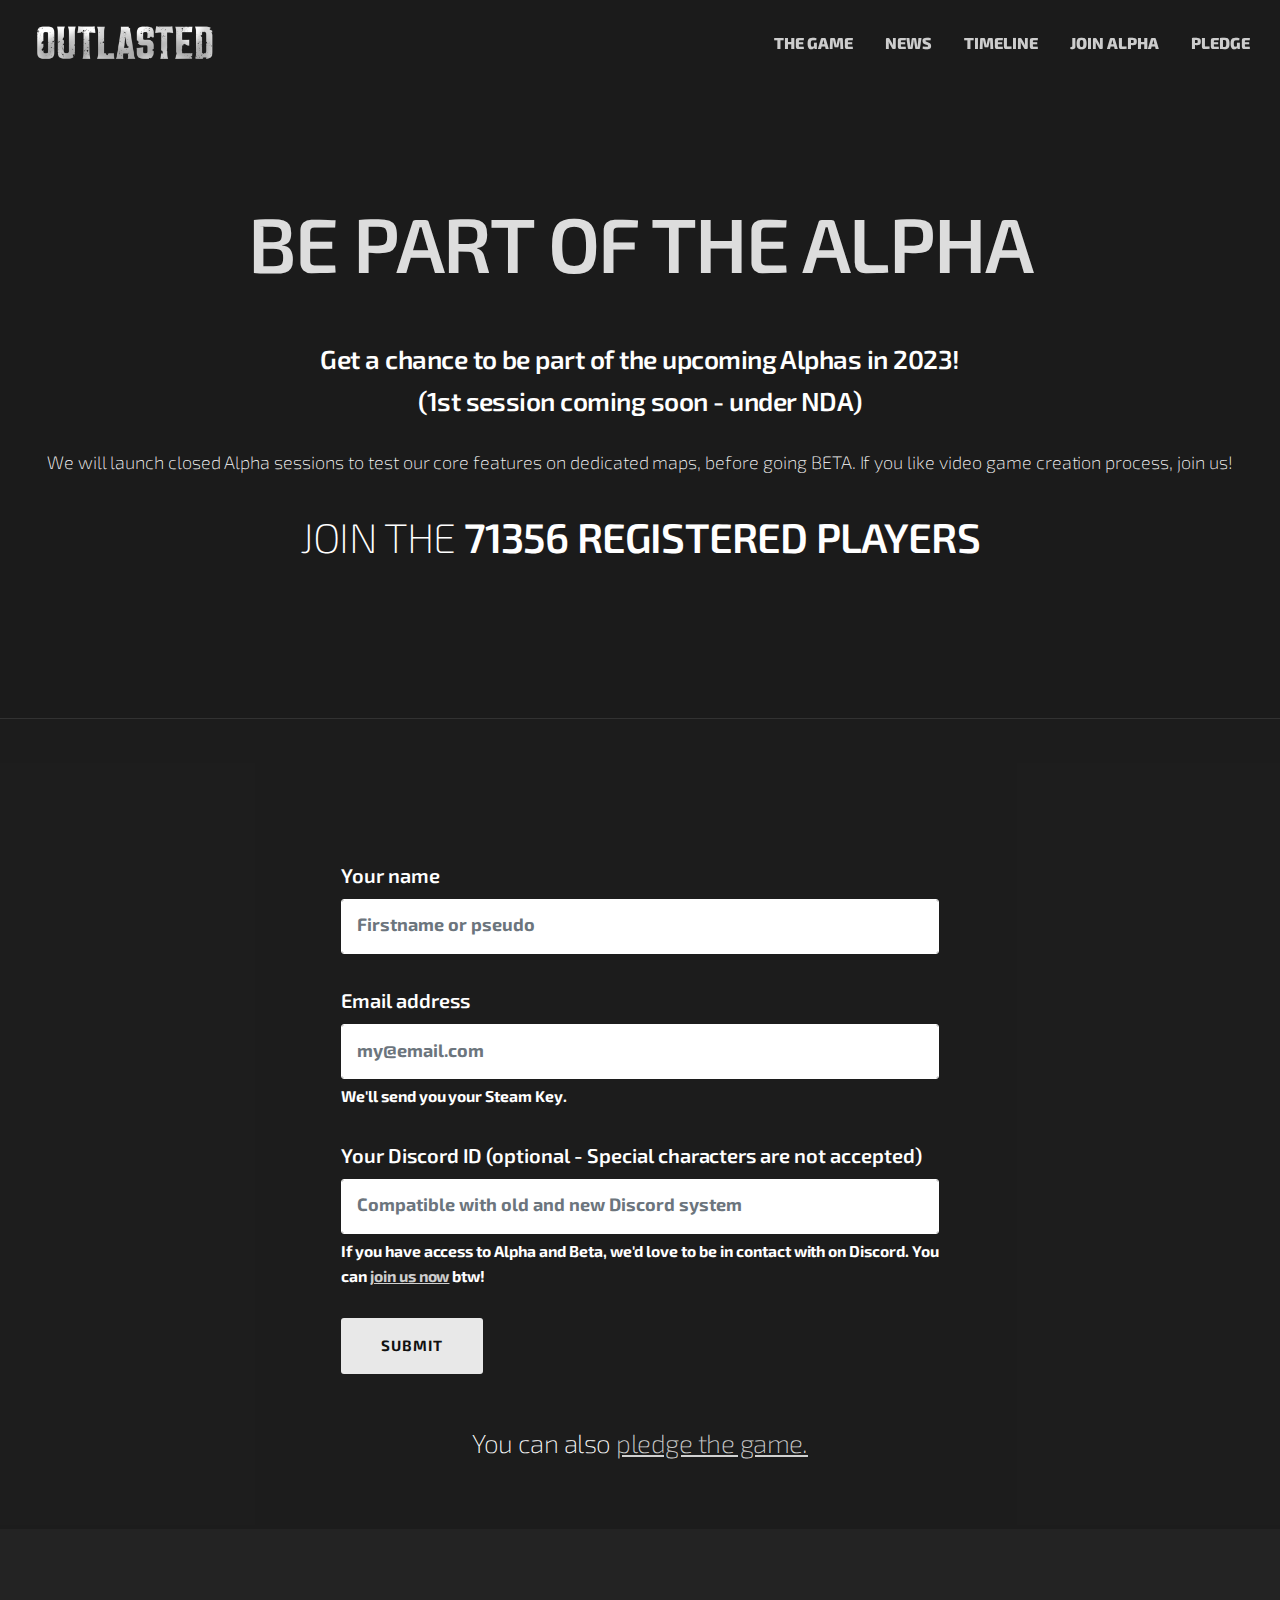
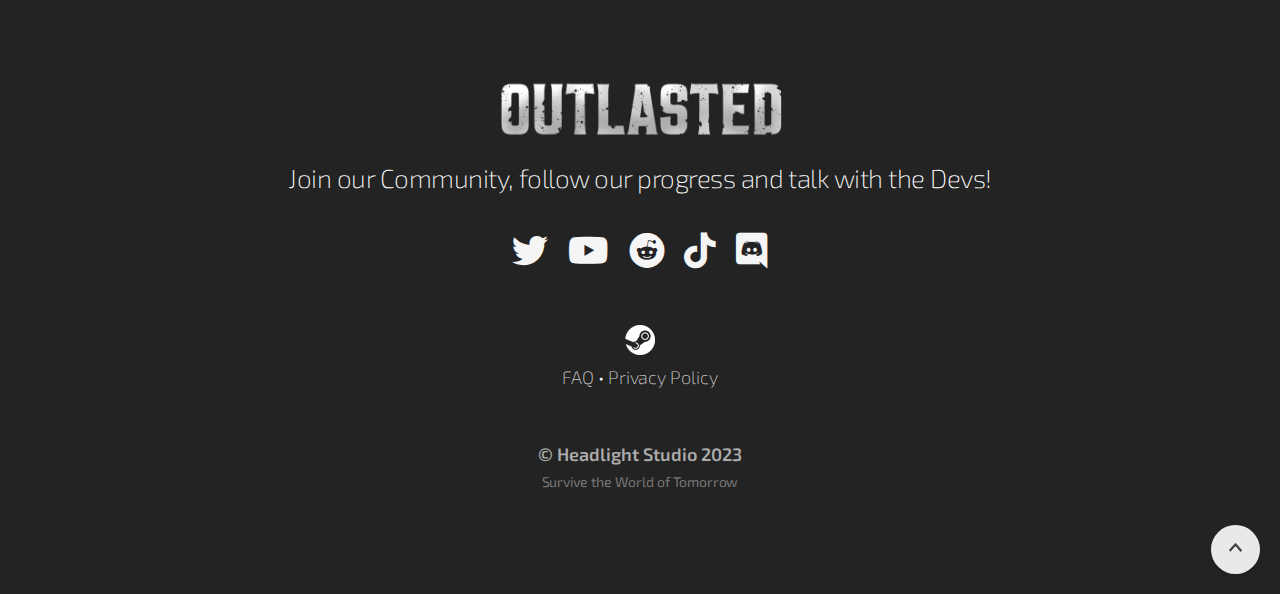
<file: join-alpha.html>
<!DOCTYPE html><html lang="en"><head>
    <title>Join Rooted Alpha Testing | Join the 71356 registered players</title>
    <meta name="description" content="Get a chance to play Rooted before it's released! Sign up for our Alpha testing, give feedback, and help shape the future of our game.">
    <meta charset="utf-8">
    <meta name="author" content="Rooted">
    <!--[if IE]><meta http-equiv='X-UA-Compatible' content='IE=edge,chrome=1'><![endif]-->
    <meta name="viewport" content="width=device-width, initial-scale=1.0">
    <meta property="og:title" content="Join Rooted Alpha Testing | Join the 71356 registered players">
    <meta property="og:description" content="Get a chance to play Rooted before it's released! Sign up for our Alpha testing, give feedback, and help shape the future of our game.">
    <meta property="og:site_name" content="Rooted - Survive the World of Tomorrow">
    <meta property="og:image" content="images/KeyArt-Rooted.png">
    <meta name="twitter:card" content="summary_large_image">
    <meta name="twitter:site" content="@rootedthegame">
    <meta name="twitter:creator" content="@rootedthegame">
    <meta name="twitter:title" content="Join Rooted Alpha Testing | Join the 71356 registered players">
    <meta name="twitter:description" content="Get a chance to play Rooted before it's released! Sign up for our Alpha testing, give feedback, and help shape the future of our game.">
    <meta name="twitter:image" content="https://rootedthegame.com/storage/KeyArt-Rooted.png">
    <link rel="shortcut icon" href="images/favicon.png">
    <link href="https://fonts.googleapis.com/css2?family=Exo+2:wght@100;400;600&amp;display=swap" rel="stylesheet">
    <!-- CSS -->
    <link rel="stylesheet" href="css/bootstrap.min.css">
    <link rel="stylesheet" href="css/style.css">
    <link rel="stylesheet" href="css/style-responsive.css">
    <link rel="stylesheet" href="css/vertical-rhythm.min.css">
    <link rel="stylesheet" href="css/magnific-popup.css">

    <link rel="stylesheet" href="css/animate.min.css">
    <link rel="stylesheet" href="css/splitting.css">
    <script async charset="utf-8" src="js/platform.js"></script>
    <link rel="preconnect" href="https://fonts.googleapis.com">
    <link rel="preconnect" href="https://fonts.gstatic.com" crossorigin>
    <link rel="apple-touch-icon" sizes="180x180" href="images/apple-touch-icon.png">
    <link rel="icon" type="image/png" sizes="32x32" href="images/favicon-32x32.png">
    <link rel="icon" type="image/png" sizes="16x16" href="images/favicon-16x16.png">
    <link rel="preload" as="style" href="https://rootedthegame.com/build/assets/app.b39cc9c1.css"><link rel="modulepreload" href="https://rootedthegame.com/build/assets/app.d7b06d3a.js"><link rel="stylesheet" href="css/app.b39cc9c1.css"><script type="module" src="js/app.d7b06d3a.js"></script></head>
<body class="appear-animate">



<!-- Skip to Content -->
<a href="#main" class="btn skip-to-content">Skip to Content</a>
<!-- End Skip to Content -->

<!-- Page Wrap -->
<div class="page bg-dark light-content" id="top">
    <!-- Navigation panel -->
<nav class="main-nav dark transparent stick-fixed">
    <div class="full-wrapper relative clearfix">

        <!-- Logo ( * your text or image into link tag *) -->
        <div class="nav-logo-wrap local-scroll">
            <a href="/" class="logo">
                <img src="images/outlstd.png" alt="ROOTED" width="188" height="37">
            </a>
        </div>

        <!-- Mobile Menu Button -->
        <div class="mobile-nav" role="button" tabindex="0">
            <i class="fa fa-bars"></i>
            <span class="sr-only">Menu</span>
        </div>
        <!-- Main Menu -->
        <div class="inner-nav desktop-nav">
            <ul class="clearlist scroll-nav local-scroll" style="font-weight: 800">
                <li class="active"><a href="/#" title="Trailer of ROOTED">THE GAME</a></li>
                <li><a href="/news.html" title="News">NEWS</a></li>
                <li><a href="/timeline.html" title="Timeline for Rooted">TIMELINE</a></li>
                <li><a href="/join-alpha.html" title="Get part of the Alpha">JOIN ALPHA</a></li>
                <li><a href="/pledge.html" title="Pledge your Copy of Rooted">PLEDGE</a></li>
                <!--<li><a href="https://store.steampowered.com/app/1940080/Rooted/" target="_blank"><img src="images/steam-logo.png" width="25" alt="Wishlist ROOTED on Steam" style="margin-right: 5px"></a></li>
                <li><a href="https://store.epicgames.com/en-US/p/rooted-0d3110" target="_blank"><img src="images/Epic_games_store_logo.png" width="25" alt="Wishlist ROOTED on Epic Games Store" style="margin-right: 5px"></a></li>
                                    <li><a href="/login.html" title="Account"><span class="fa fa-user-lock"></span> ACCOUNT</a></li>
                -->
            </ul>
        </div>
        <!-- End Main Menu -->
    </div>
</nav>
<!-- End Navigation panel -->
        <main id="main">
        <!-- Alpha Section -->
        <section class="small-section bg-dark light-content" data-background="https://rootedthegame.com/storage/backpack.jpg" id="access">
            <div class="container relative">
                <div class="text-center mb-5 mb-sm-50">
                    <h2 class="hs-line-12 opacity-085 mb-50 mb-xs-30 mt-5 pt-5">BE PART OF THE ALPHA</h2>
                    <p class="slog">
                        <strong>Get a chance to be part of the upcoming Alphas in 2023!<br>(1st session coming soon - under NDA)</strong>
                    </p>
                    <p>We will launch closed Alpha sessions to test our core features on dedicated maps, before going BETA. If you like video game creation process, join us!</p>
                    <p class="slog" style="font-size: 2.3em">JOIN THE <strong>71356 REGISTERED PLAYERS</strong></p>
                </div>
            </div>
        </section>
        <!-- End Alpha Section -->
        <!-- Divider -->
        <hr class="mt-0 mb-0 white">
        <!-- End Divider -->
        <!-- Alpha Section -->
        <section class="page-section bg-dark bg-dark-alfa-30 light-content" id="access">
            <div class="container relative">
                <div class="row">
                    <div class="col-md-6 offset-md-3">
                        <form class="form contact-form " data-wow-delay=".5s" action="https://rootedthegame.com/creators/addcourse" method="post" id="contact_form">
                            <input type="hidden" name="_token" value="NB21lbFTgsVQgg3B7rmCFMSbi44TuPiXXsotoGQc">                            <div class="form-group">
                                <label for="exampleInputEmail1" class="form-label">Your name</label>
                                <input type="text" class="input-lg round form-control alpha" id="exampleInputEmail1" aria-describedby="emailHelp" placeholder="Firstname or pseudo" name="name" required>
                            </div>
                            <div class="form-group">
                                <label for="exampleInputEmail1">Email address</label>
                                <input type="email" class="input-lg round form-control alpha" id="exampleInputEmail1" aria-describedby="emailHelp" placeholder="my@email.com" name="email" required>
                                <div id="emailHelp" class="form-text text-white">We'll send you your Steam Key.
                                </div>
                            </div>

                            <div class="form-group">
                                <label for="exampleInputEmail1" class="form-label">Your Discord ID (optional - Special characters are not accepted)</label>
                                <input type="text" class="input-lg round form-control alpha" id="exampleInputEmail1" placeholder="Compatible with old and new Discord system" name="discord">
                                <div id="emailHelp" class="form-text text-white">If you have access to Alpha and Beta, we'd love to be in contact with on Discord. You can
                                    <a href="https://discord.gg/invite/rootedthegame" target="_blank">join us now</a> btw!
                                </div>
                            </div>
                            <button type="submit" class="submit_btn btn btn-mod btn-w btn-large btn-round">SUBMIT
                            </button>
                        </form>
                        <p class="slog mt-5 text-center " data-wow-delay=".5s">You can also <a href="https://rootedthegame.com/pledge">pledge the game.</a></p>
                    </div>
                </div>
            </div>
        </section>
        <!-- End Alpha Section -->



    </main>

    <!-- Footer -->
    <footer class="page-section bg-dark-lighter light-content footer pb-100 pb-sm-50">
        <div class="container">

            <img src="images/outlstd.png" width="300px" alt="OUTLASTED" class="pb-2">
            <p class="slog  animated">
                Join our Community, follow our progress and talk with the Devs!
            </p>
            <!-- Social Links -->
            <div class="mb-5 mb-xs-40">
                <a href="https://twitter.com/RootedTheGame" title="Twitter" target="_blank"><i class="fab fa-twitter m-2" style="font-size: 2em; color: whitesmoke"></i><span class="sr-only">Twitter</span></a>
                <a href="https://www.youtube.com/channel/UCKe3VdZUKuyCNEjwCm3i9dA" title="Youtube" target="_blank"><i class="fab fa-youtube m-2" style="font-size: 2em; color: whitesmoke"></i><span class="sr-only">Youtube</span></a>

                <a href="https://www.reddit.com/r/RootedTheGame/" title="Reddit" target="_blank"><i class="fab fa-reddit m-2" style="font-size: 2em; color: whitesmoke"></i><span class="sr-only">Reddit</span></a>
                <a href="https://www.tiktok.com/@rootedthegame" title="Tiktok" target="_blank"><i class="fab fa-tiktok m-2" style="font-size: 2em; color: whitesmoke"></i><span class="sr-only">Tiktok</span></a>
                <a href="https://discord.gg/invite/rootedthegame" title="Discord" target="_blank"><i class="fab fa-discord m-2" style="font-size: 2em; color: whitesmoke"></i><span class="sr-only">Discord</span></a>
            </div>
            <!-- End Social Links -->
                <div class="mb-5">
                    <img src="images/steam-logo.png" class="pb-2" alt="Wishlist on Steam"><br>
                   <a href="https://rootedthegame.com/faq">FAQ</a> • <a href="https://rootedthegame.com/policy">Privacy Policy</a>
                </div>

            <!-- Footer Text -->
            <div class="footer-text">

                <!-- Copyright -->
                <div class="footer-copy">
                    © Headlight Studio 2023
                </div>
                <!-- End Copyright -->

                <div class="footer-made">
                    Survive the World of Tomorrow
                </div>

            </div>
            <!-- End Footer Text -->

        </div>

        <!-- Top Link -->
        <div class="local-scroll">
            <a href="#top" class="link-to-top"><i class="link-to-top-icon"></i><span class="sr-only">Scroll to top</span></a>
        </div>
        <!-- End Top Link -->

    </footer>
    <!-- End Footer -->

</div>
<!-- End Page Wrap -->


<!-- JS -->
<script src="js/jquery.min.js"></script>
<script src="js/jquery.easing.1.3.js"></script>
<script src="js/bootstrap.bundle.min.js"></script>
<script src="js/SmoothScroll.js"></script>
<script src="js/jquery.scrollTo.min.js"></script>
<script src="js/jquery.localScroll.min.js"></script>
<script src="js/jquery.viewport.mini.js"></script>
<script src="js/jquery.parallax-1.1.3.js"></script>
<script src="js/jquery.fitvids.js"></script>

<script src="js/isotope.pkgd.min.js"></script>
<script src="js/imagesloaded.pkgd.min.js"></script>
<script src="js/jquery.magnific-popup.min.js"></script>
<script src="js/masonry.pkgd.min.js"></script>
<script src="js/jquery.lazyload.min.js"></script>
<script src="js/wow.min.js"></script>

<script src="js/typed.min.js"></script>
<script src="js/all.js"></script>




<!-- Google tag (gtag.js) -->
<script async src="https://www.googletagmanager.com/gtag/js?id=G-24QHV7GN6H"></script>
<script>
    window.dataLayer = window.dataLayer || [];
    function gtag(){dataLayer.push(arguments);}
    gtag('js', new Date());

    gtag('config', 'G-24QHV7GN6H');
</script>


</body></html>
</file>
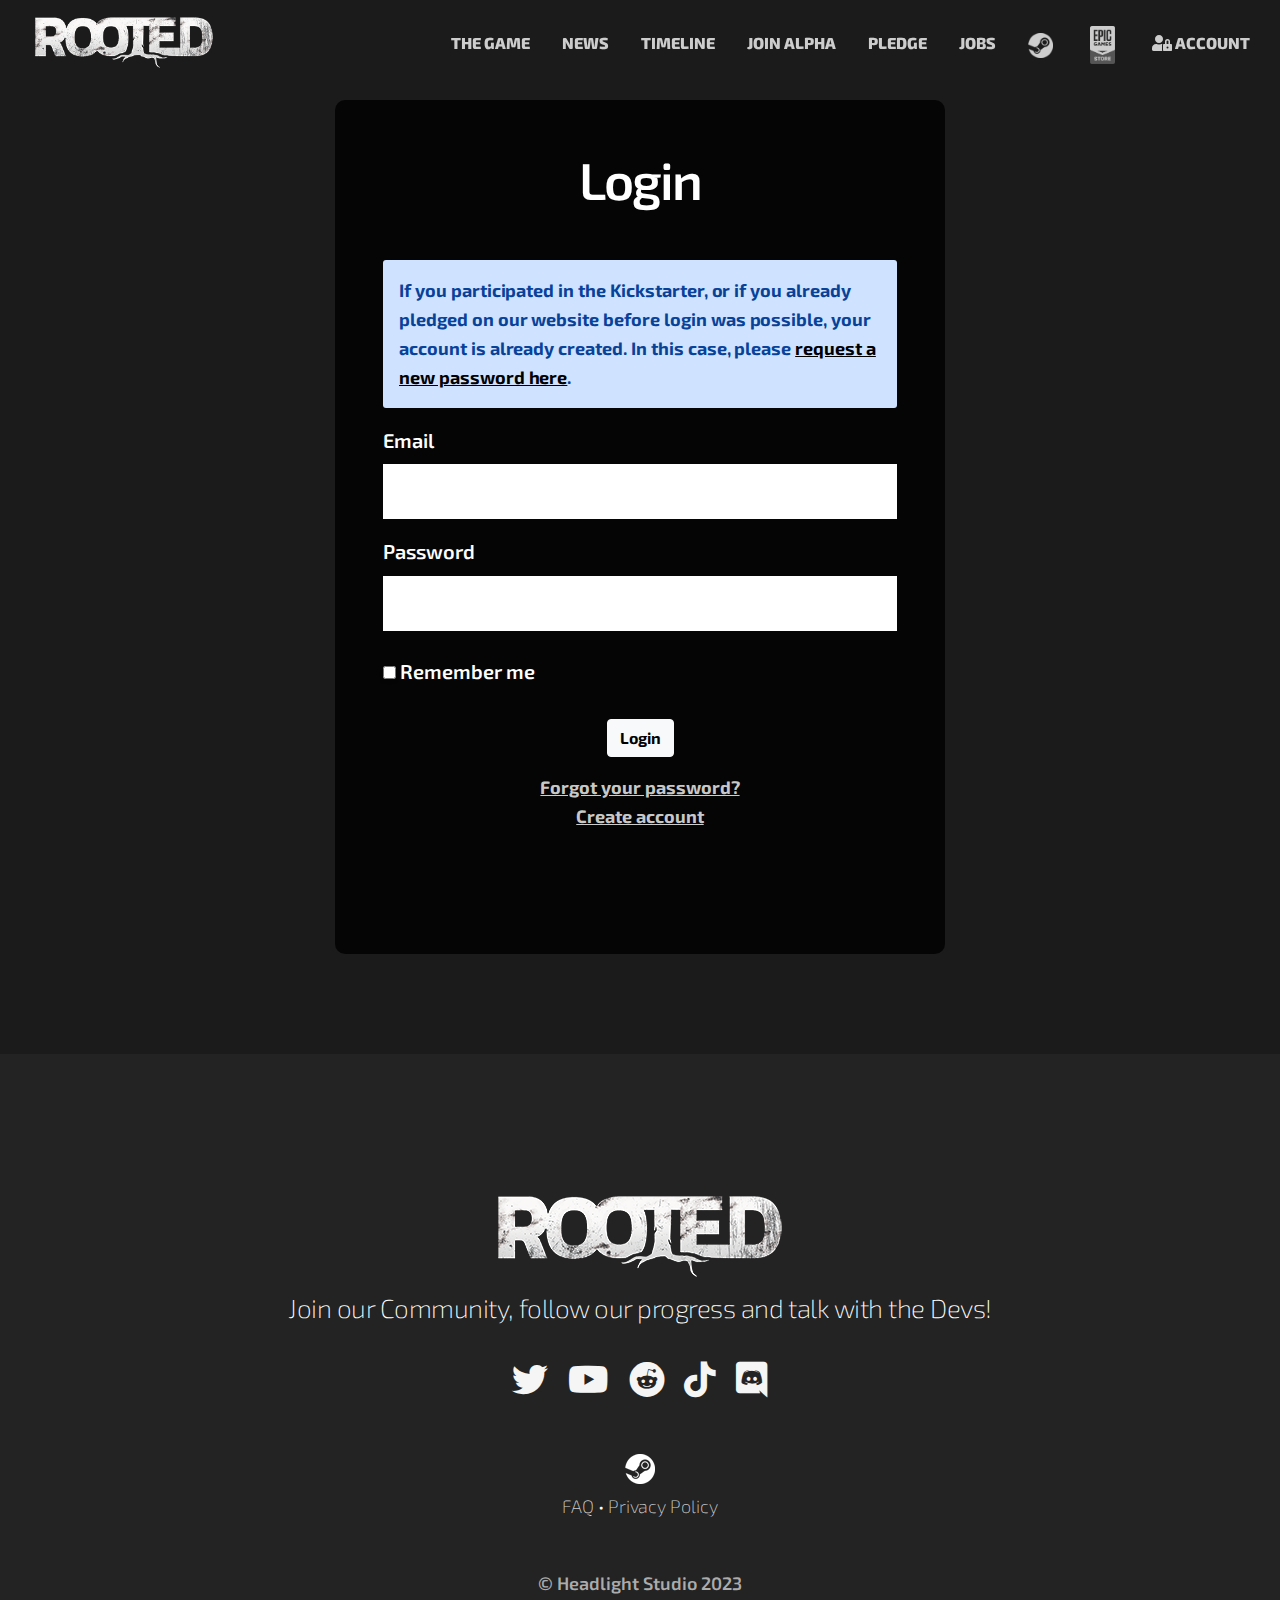
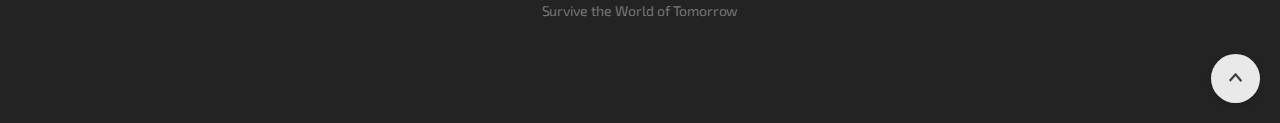
<file: login.html>
<!DOCTYPE html><html lang="en"><head>
    <title>Login to your account</title>
    <meta name="description" content="Login to your account">
    <meta charset="utf-8">
    <meta name="author" content="Rooted">
    <!--[if IE]><meta http-equiv='X-UA-Compatible' content='IE=edge,chrome=1'><![endif]-->
    <meta name="viewport" content="width=device-width, initial-scale=1.0">
    <meta property="og:title" content="Login to your account">
    <meta property="og:description" content="Login to your account">
    <meta property="og:site_name" content="Rooted - Survive the World of Tomorrow">
    <meta property="og:image" content="images/KeyArt-Rooted.png">
    <meta name="twitter:card" content="summary_large_image">
    <meta name="twitter:site" content="@rootedthegame">
    <meta name="twitter:creator" content="@rootedthegame">
    <meta name="twitter:title" content="Login to your account">
    <meta name="twitter:description" content="Login to your account">
    <meta name="twitter:image" content="https://rootedthegame.com/storage/KeyArt-Rooted.png">
    <link rel="shortcut icon" href="images/favicon.png">
    <link href="https://fonts.googleapis.com/css2?family=Exo+2:wght@100;400;600&amp;display=swap" rel="stylesheet">
    <!-- CSS -->
    <link rel="stylesheet" href="css/bootstrap.min.css">
    <link rel="stylesheet" href="css/style.css">
    <link rel="stylesheet" href="css/style-responsive.css">
    <link rel="stylesheet" href="css/vertical-rhythm.min.css">
    <link rel="stylesheet" href="css/magnific-popup.css">

    <link rel="stylesheet" href="css/animate.min.css">
    <link rel="stylesheet" href="css/splitting.css">
    <script async charset="utf-8" src="js/platform.js"></script>
    <link rel="preconnect" href="https://fonts.googleapis.com">
    <link rel="preconnect" href="https://fonts.gstatic.com" crossorigin>
    <link rel="apple-touch-icon" sizes="180x180" href="images/apple-touch-icon.png">
    <link rel="icon" type="image/png" sizes="32x32" href="images/favicon-32x32.png">
    <link rel="icon" type="image/png" sizes="16x16" href="images/favicon-16x16.png">
    <link rel="preload" as="style" href="https://rootedthegame.com/build/assets/app.b39cc9c1.css"><link rel="modulepreload" href="https://rootedthegame.com/build/assets/app.d7b06d3a.js"><link rel="stylesheet" href="css/app.b39cc9c1.css"><script type="module" src="js/app.d7b06d3a.js"></script></head>
<body class="appear-animate">



<!-- Skip to Content -->
<a href="#main" class="btn skip-to-content">Skip to Content</a>
<!-- End Skip to Content -->

<!-- Page Wrap -->
<div class="page bg-dark light-content" id="top">
    <!-- Navigation panel -->
<nav class="main-nav dark transparent stick-fixed">
    <div class="full-wrapper relative clearfix">

        <!-- Logo ( * your text or image into link tag *) -->
        <div class="nav-logo-wrap local-scroll">
            <a href="/" class="logo">
                <img src="images/logoRooted.png" alt="ROOTED" width="188" height="37">
            </a>
        </div>

        <!-- Mobile Menu Button -->
        <div class="mobile-nav" role="button" tabindex="0">
            <i class="fa fa-bars"></i>
            <span class="sr-only">Menu</span>
        </div>
        <!-- Main Menu -->
        <div class="inner-nav desktop-nav">
            <ul class="clearlist scroll-nav local-scroll" style="font-weight: 800">
                <li class="active"><a href="/#main" title="Trailer of ROOTED">THE GAME</a></li>
                <li><a href="https://rootedthegame.com/news" title="News">NEWS</a></li>

                <li><a href="https://rootedthegame.com/timeline" title="Timeline for Rooted">TIMELINE</a></li>
                <li><a href="https://rootedthegame.com/join-alpha" title="Get part of the Alpha">JOIN ALPHA</a></li>
                <li><a href="https://rootedthegame.com/pledge" title="Pledge your Copy of Rooted">PLEDGE</a></li>
                <li><a href="https://rootedthegame.com/jobs" title="Join the team">JOBS</a></li>
                <li><a href="https://store.steampowered.com/app/1940080/Rooted/" target="_blank"><img src="images/steam-logo.png" width="25" alt="Wishlist ROOTED on Steam" style="margin-right: 5px"></a></li>
                <li><a href="https://store.epicgames.com/en-US/p/rooted-0d3110" target="_blank"><img src="images/Epic_games_store_logo.png" width="25" alt="Wishlist ROOTED on Epic Games Store" style="margin-right: 5px"></a></li>
                                    <li><a href="https://rootedthegame.com/login" title="Timeline for Rooted"><span class="fa fa-user-lock"></span> ACCOUNT</a></li>
                
            </ul>
        </div>
        <!-- End Main Menu -->
    </div>
</nav>
<!-- End Navigation panel -->
        <main id="main">
        <section class="home-section bg-dark light-content parallax-5" data-background="https://rootedthegame.com/storage/keyArtnoLogo.png" id="home">
            <div class="container min-height-100vh d-flex align-items-center pt-100 pb-100">
                <div class="col-lg-6 mx-auto p-5" style="background: rgba(0,0,0,.8); border-radius: 10px">
                    <h1 class="text-center pb-4">Login</h1>
                    
                    <div class="alert alert-primary" role="alert" style="font-weight: bold">
                        If you participated in the Kickstarter, or if you already pledged on our website before login
                        was possible, your account is already created. In this case, please
                        <a class="text-black" href="https://rootedthegame.com/forgot-password">request a new password here</a>.
                    </div>
                    <form method="POST" action="https://rootedthegame.com/login" class="form">
                        <input type="hidden" name="_token" value="NB21lbFTgsVQgg3B7rmCFMSbi44TuPiXXsotoGQc">                        <div class="mb-3">
                            <label for="email" class="form-label">Email</label>
                            <input type="email" class="form-control  input-lg" id="email" name="email" placeholder required>
                        </div>
                        <div class="mb-3">
                            <label for="email" class="form-label">Password</label>
                            <input type="password" class="form-control input-lg" id="email" name="password" placeholder required>
                        </div>
                        <!-- Remember Me -->
                        <div class="block mt-4">
                            <label for="remember_me" class="inline-flex items-center">
                                <input id="remember_me" type="checkbox" class="rounded border-gray-300 text-indigo-600 shadow-sm focus:border-indigo-300 focus:ring focus:ring-indigo-200 focus:ring-opacity-50" name="remember">
                                <span class="ml-2 text-sm text-gray-600">Remember me</span>
                            </label>
                        </div>
                        <div class="flex text-center justify-end mt-4 pb-5">
                            <button type="submit" class="btn btn-light">Login</button>
                                                            <p class="pt-3 text-center">
                                    <a class="underline text-sm text-gray-600 hover:text-gray-900" href="https://rootedthegame.com/forgot-password">
                                        Forgot your password?
                                    </a>
                                    <br>
                                    <a class="underline text-sm text-gray-600 hover:text-gray-900" href="https://rootedthegame.com/register">
                                        Create account
                                    </a>
                                </p>
                                                    </div>
                    </form>
                </div>
            </div>
        </section>
    </main>

    <!-- Footer -->
    <footer class="page-section bg-dark-lighter light-content footer pb-100 pb-sm-50">
        <div class="container">

                <img src="images/logoRooted.png" alt="ROOTED" class="pb-2">
            <p class="slog  animated">
                Join our Community, follow our progress and talk with the Devs!
            </p>
            <!-- Social Links -->
            <div class="mb-5 mb-xs-40">
                <a href="https://twitter.com/RootedTheGame" title="Twitter" target="_blank"><i class="fab fa-twitter m-2" style="font-size: 2em; color: whitesmoke"></i><span class="sr-only">Twitter</span></a>
                <a href="https://www.youtube.com/channel/UCKe3VdZUKuyCNEjwCm3i9dA" title="Youtube" target="_blank"><i class="fab fa-youtube m-2" style="font-size: 2em; color: whitesmoke"></i><span class="sr-only">Youtube</span></a>

                <a href="https://www.reddit.com/r/RootedTheGame/" title="Reddit" target="_blank"><i class="fab fa-reddit m-2" style="font-size: 2em; color: whitesmoke"></i><span class="sr-only">Reddit</span></a>
                <a href="https://www.tiktok.com/@rootedthegame" title="Tiktok" target="_blank"><i class="fab fa-tiktok m-2" style="font-size: 2em; color: whitesmoke"></i><span class="sr-only">Tiktok</span></a>
                <a href="https://discord.gg/invite/rootedthegame" title="Discord" target="_blank"><i class="fab fa-discord m-2" style="font-size: 2em; color: whitesmoke"></i><span class="sr-only">Discord</span></a>
            </div>
            <!-- End Social Links -->
                <div class="mb-5">
                    <img src="images/steam-logo.png" class="pb-2" alt="Wishlist on Steam"><br>
                   <a href="https://rootedthegame.com/faq">FAQ</a> • <a href="https://rootedthegame.com/policy">Privacy Policy</a>
                </div>

            <!-- Footer Text -->
            <div class="footer-text">

                <!-- Copyright -->
                <div class="footer-copy">
                    © Headlight Studio 2023
                </div>
                <!-- End Copyright -->

                <div class="footer-made">
                    Survive the World of Tomorrow
                </div>

            </div>
            <!-- End Footer Text -->

        </div>

        <!-- Top Link -->
        <div class="local-scroll">
            <a href="#top" class="link-to-top"><i class="link-to-top-icon"></i><span class="sr-only">Scroll to top</span></a>
        </div>
        <!-- End Top Link -->

    </footer>
    <!-- End Footer -->

</div>
<!-- End Page Wrap -->


<!-- JS -->
<script src="js/jquery.min.js"></script>
<script src="js/jquery.easing.1.3.js"></script>
<script src="js/bootstrap.bundle.min.js"></script>
<script src="js/SmoothScroll.js"></script>
<script src="js/jquery.scrollTo.min.js"></script>
<script src="js/jquery.localScroll.min.js"></script>
<script src="js/jquery.viewport.mini.js"></script>
<script src="js/jquery.parallax-1.1.3.js"></script>
<script src="js/jquery.fitvids.js"></script>

<script src="js/isotope.pkgd.min.js"></script>
<script src="js/imagesloaded.pkgd.min.js"></script>
<script src="js/jquery.magnific-popup.min.js"></script>
<script src="js/masonry.pkgd.min.js"></script>
<script src="js/jquery.lazyload.min.js"></script>
<script src="js/wow.min.js"></script>

<script src="js/typed.min.js"></script>
<script src="js/all.js"></script>




<!-- Google tag (gtag.js) -->
<script async src="https://www.googletagmanager.com/gtag/js?id=G-24QHV7GN6H"></script>
<script>
    window.dataLayer = window.dataLayer || [];
    function gtag(){dataLayer.push(arguments);}
    gtag('js', new Date());

    gtag('config', 'G-24QHV7GN6H');
</script>


</body></html>
</file>
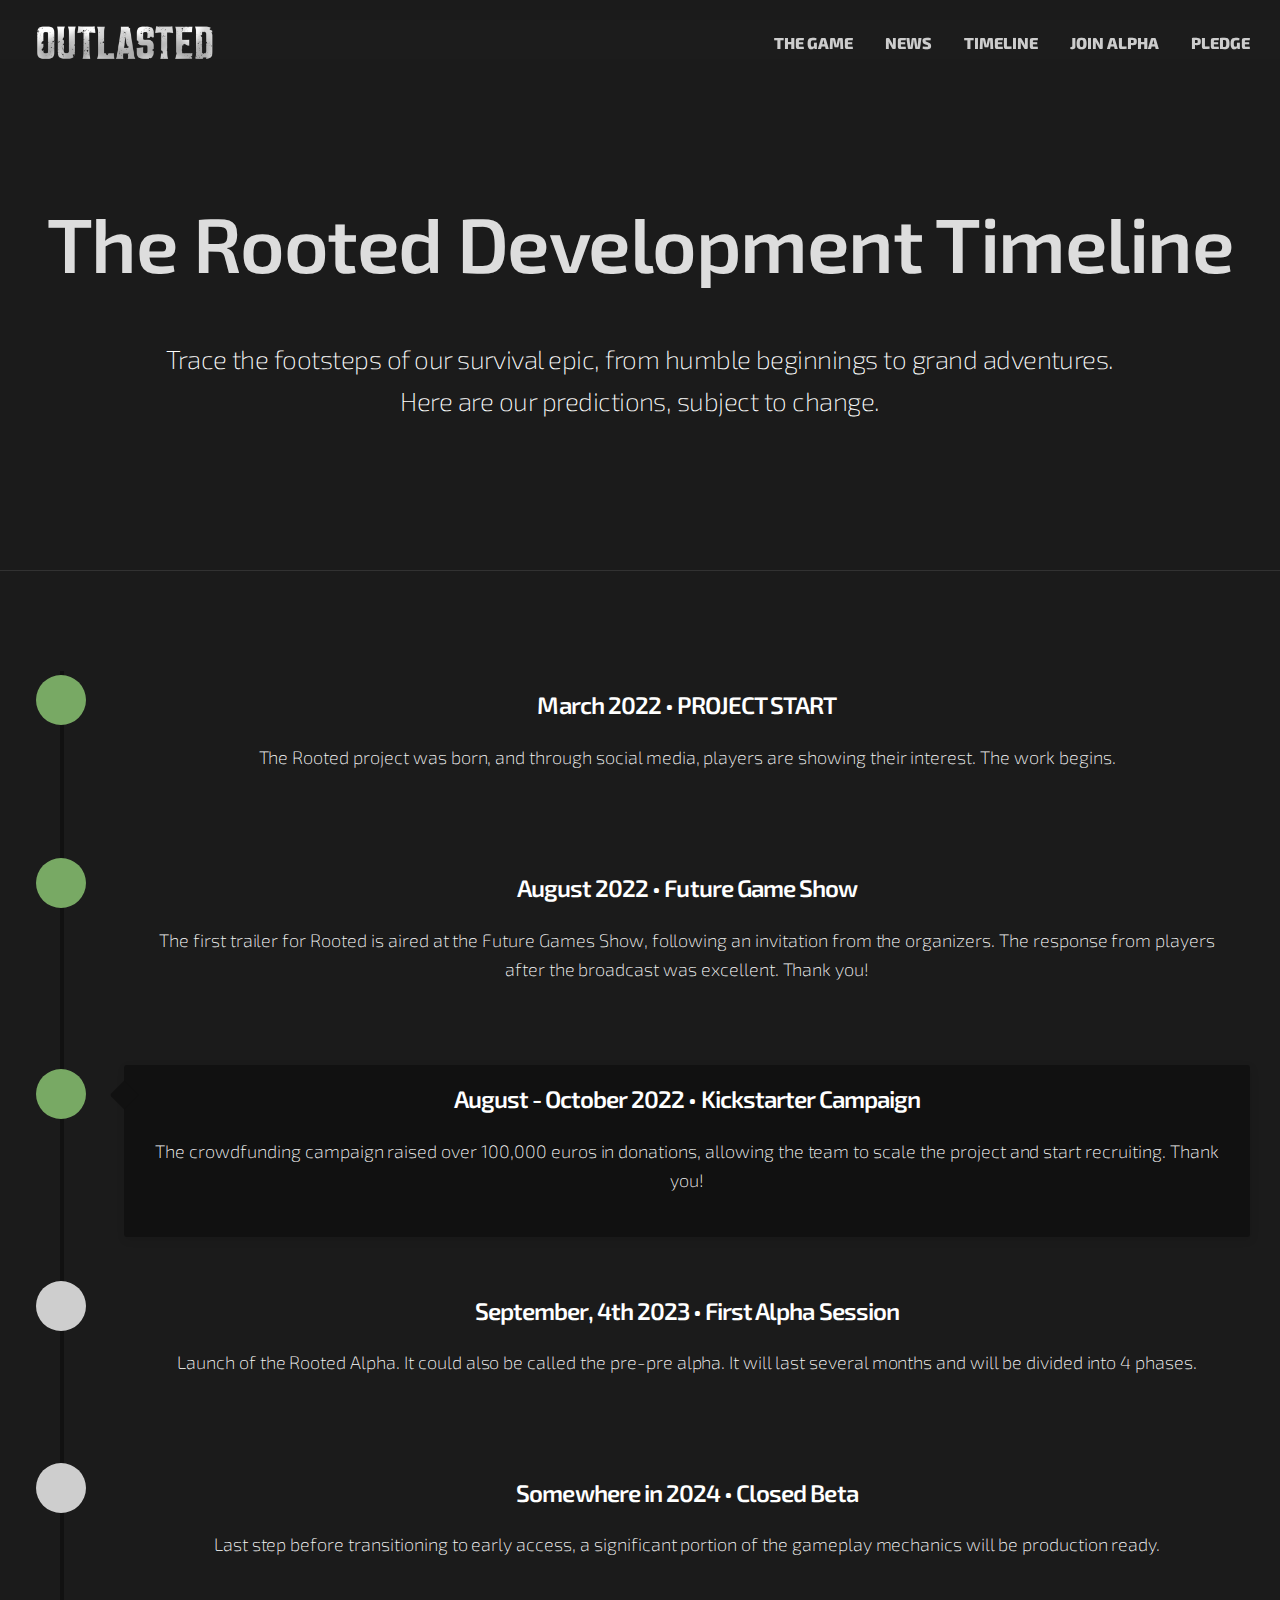
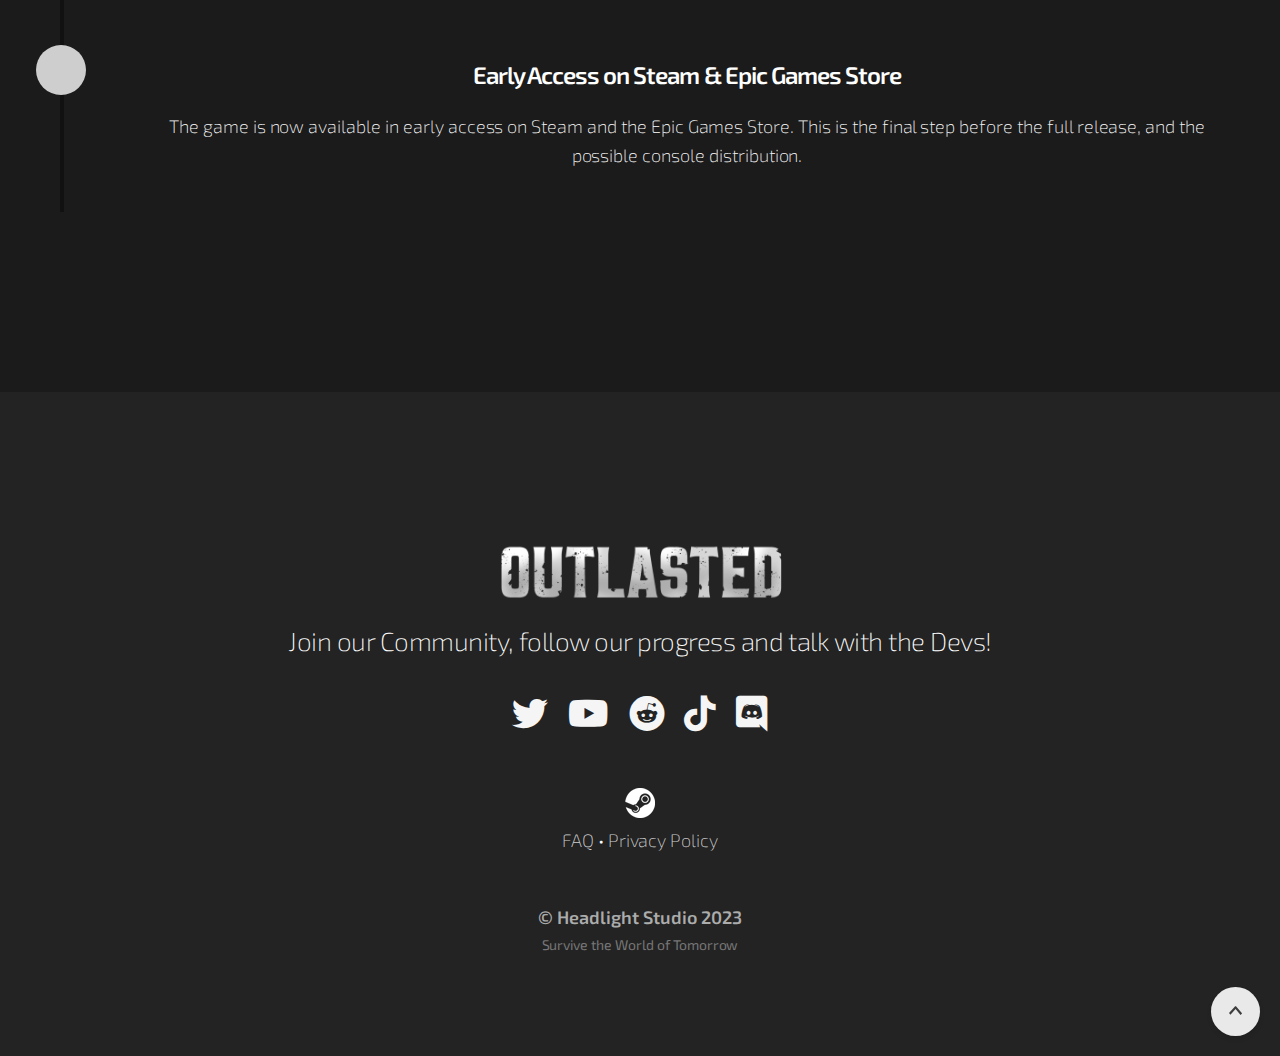
<file: timeline.html>
<!DOCTYPE html><html lang="en"><head>
    <title>Rooted Game Development Timeline | Rooted</title>
    <meta name="description" content="Track the progress of Rooted, an immersive, next-gen survival game, from concept to current development stage. Explore our detailed development timeline.">
    <meta charset="utf-8">
    <meta name="author" content="Rooted">
    <!--[if IE]><meta http-equiv='X-UA-Compatible' content='IE=edge,chrome=1'><![endif]-->
    <meta name="viewport" content="width=device-width, initial-scale=1.0">
    <meta property="og:title" content="Rooted Game Development Timeline | Rooted">
    <meta property="og:description" content="Track the progress of Rooted, an immersive, next-gen survival game, from concept to current development stage. Explore our detailed development timeline.">
    <meta property="og:site_name" content="Rooted - Survive the World of Tomorrow">
    <meta property="og:image" content="images/KeyArt-Rooted.png">
    <meta name="twitter:card" content="summary_large_image">
    <meta name="twitter:site" content="@rootedthegame">
    <meta name="twitter:creator" content="@rootedthegame">
    <meta name="twitter:title" content="Rooted Game Development Timeline | Rooted">
    <meta name="twitter:description" content="Track the progress of Rooted, an immersive, next-gen survival game, from concept to current development stage. Explore our detailed development timeline.">
    <meta name="twitter:image" content="https://rootedthegame.com/storage/KeyArt-Rooted.png">
    <link rel="shortcut icon" href="images/favicon.png">
    <link href="https://fonts.googleapis.com/css2?family=Exo+2:wght@100;400;600&amp;display=swap" rel="stylesheet">
    <!-- CSS -->
    <link rel="stylesheet" href="css/bootstrap.min.css">
    <link rel="stylesheet" href="css/style.css">
    <link rel="stylesheet" href="css/style-responsive.css">
    <link rel="stylesheet" href="css/vertical-rhythm.min.css">
    <link rel="stylesheet" href="css/magnific-popup.css">

    <link rel="stylesheet" href="css/animate.min.css">
    <link rel="stylesheet" href="css/splitting.css">
    <script async charset="utf-8" src="js/platform.js"></script>
    <link rel="preconnect" href="https://fonts.googleapis.com">
    <link rel="preconnect" href="https://fonts.gstatic.com" crossorigin>
    <link rel="apple-touch-icon" sizes="180x180" href="images/apple-touch-icon.png">
    <link rel="icon" type="image/png" sizes="32x32" href="images/favicon-32x32.png">
    <link rel="icon" type="image/png" sizes="16x16" href="images/favicon-16x16.png">
    <link rel="preload" as="style" href="https://rootedthegame.com/build/assets/app.b39cc9c1.css"><link rel="modulepreload" href="https://rootedthegame.com/build/assets/app.d7b06d3a.js"><link rel="stylesheet" href="css/app.b39cc9c1.css"><script type="module" src="js/app.d7b06d3a.js"></script></head>
<body class="appear-animate">



<!-- Skip to Content -->
<a href="#main" class="btn skip-to-content">Skip to Content</a>
<!-- End Skip to Content -->

<!-- Page Wrap -->
<div class="page bg-dark light-content" id="top">
    <!-- Navigation panel -->
<nav class="main-nav dark transparent stick-fixed">
    <div class="full-wrapper relative clearfix">

        <!-- Logo ( * your text or image into link tag *) -->
        <div class="nav-logo-wrap local-scroll">
            <a href="/" class="logo">
                <img src="images/outlstd.png" alt="ROOTED" width="188" height="37">
            </a>
        </div>

        <!-- Mobile Menu Button -->
        <div class="mobile-nav" role="button" tabindex="0">
            <i class="fa fa-bars"></i>
            <span class="sr-only">Menu</span>
        </div>
        <!-- Main Menu -->
        <div class="inner-nav desktop-nav">
            <ul class="clearlist scroll-nav local-scroll" style="font-weight: 800">
                <li class="active"><a href="/#" title="Trailer of ROOTED">THE GAME</a></li>
                <li><a href="/news.html" title="News">NEWS</a></li>
                <li><a href="/timeline.html" title="Timeline for Rooted">TIMELINE</a></li>
                <li><a href="/join-alpha.html" title="Get part of the Alpha">JOIN ALPHA</a></li>
                <li><a href="/pledge.html" title="Pledge your Copy of Rooted">PLEDGE</a></li>
                <!--<li><a href="https://store.steampowered.com/app/1940080/Rooted/" target="_blank"><img src="images/steam-logo.png" width="25" alt="Wishlist ROOTED on Steam" style="margin-right: 5px"></a></li>
                <li><a href="https://store.epicgames.com/en-US/p/rooted-0d3110" target="_blank"><img src="images/Epic_games_store_logo.png" width="25" alt="Wishlist ROOTED on Epic Games Store" style="margin-right: 5px"></a></li>
                                    <li><a href="/login.html" title="Account"><span class="fa fa-user-lock"></span> ACCOUNT</a></li>
                -->
            </ul>
        </div>
        <!-- End Main Menu -->
    </div>
</nav>
<!-- End Navigation panel -->
        <main id="main">
        <!-- TIMELINE Section -->
        <section class="small-section bg-dark light-content" data-background="https://rootedthegame.com/storage/grange.jpg">
            <div class="container relative">
                <div class="text-center mb-5 mb-sm-50">
                    <h2 class="hs-line-12 opacity-085 mb-50 mb-xs-30 mt-5 pt-5">The Rooted Development Timeline</h2>
                    <p class="slog">Trace the footsteps of our survival epic, from humble beginnings to grand adventures.<br>Here are our predictions, subject to change.</p>
                </div>
            </div>
        </section>
        <!-- End TIMELINE Section -->
        <!-- Divider -->
        <hr class="mt-0 mb-0 white">
        <!-- End Divider -->
        <!-- TIMELINE Section -->
        <section class="small-section bg-dark light-content" id="timeline">
            <div class="container relative">
                <div class="text-center mb-80 mb-sm-50">
                    <div class="timeline">

                        <div class="timeline-container success">
                            <div class="timeline-icon"></div>
                            <div class="timeline-body">
                                <h4>March 2022 • PROJECT START</h4>
                                <p>The Rooted project was born, and through social media, players are showing their interest. The work begins.</p>
                            </div>
                        </div>
                        
                        <div class="timeline-container success">
                            <div class="timeline-icon"></div>
                            <div class="timeline-body">
                                <h4 class="timeline-title">August 2022 • Future Game Show</h4>
                                <p>The first trailer for Rooted is aired at the Future Games Show, following an invitation from the organizers. The response from players after the broadcast was excellent. Thank you!</p>
                            </div>
                        </div>

                        <div class="timeline-container success">
                            <div class="timeline-icon"></div>
                            <div class="timeline-body currentstate">
                                <h4 class="timeline-title">August - October 2022 • Kickstarter Campaign</h4>
                                <p>The crowdfunding campaign raised over 100,000 euros in donations, allowing the team to scale the project and start recruiting. Thank you!</p>
                            </div>
                        </div>

                        <div class="timeline-container">
                            <div class="timeline-icon"></div>
                            <div class="timeline-body">
                                <h4 class="timeline-title">September, 4th 2023 • First Alpha Session</h4>
                                <p>Launch of the Rooted Alpha. It could also be called the pre-pre alpha. It will last several months and will be divided into 4 phases.</p>
                            </div>
                        </div>

                        <div class="timeline-container">
                            <div class="timeline-icon"></div>
                            <div class="timeline-body">
                                <h4 class="timeline-title">Somewhere in 2024 • Closed Beta</h4>
                                <p>Last step before transitioning to early access, a significant portion of the gameplay mechanics will be production ready.</p>
                            </div>
                        </div>

                        <div class="timeline-container">
                            <div class="timeline-icon"></div>
                            <div class="timeline-body">
                                <h4 class="timeline-title">Early Access on Steam & Epic Games Store</h4>
                                <p>The game is now available in early access on Steam and the Epic Games Store. This is the final step before the full release, and the possible console distribution.</p>
                            </div>
                        </div>

                    </div>
                </div>
            </div>
        </section>
        <!-- End TIMELINE Section -->
    </main>

    <!-- Footer -->
    <footer class="page-section bg-dark-lighter light-content footer pb-100 pb-sm-50">
        <div class="container">

            <img src="images/outlstd.png" width="300px" alt="OUTLASTED" class="pb-2">
            <p class="slog  animated">
                Join our Community, follow our progress and talk with the Devs!
            </p>
            <!-- Social Links -->
            <div class="mb-5 mb-xs-40">
                <a href="https://twitter.com/RootedTheGame" title="Twitter" target="_blank"><i class="fab fa-twitter m-2" style="font-size: 2em; color: whitesmoke"></i><span class="sr-only">Twitter</span></a>
                <a href="https://www.youtube.com/channel/UCKe3VdZUKuyCNEjwCm3i9dA" title="Youtube" target="_blank"><i class="fab fa-youtube m-2" style="font-size: 2em; color: whitesmoke"></i><span class="sr-only">Youtube</span></a>

                <a href="https://www.reddit.com/r/RootedTheGame/" title="Reddit" target="_blank"><i class="fab fa-reddit m-2" style="font-size: 2em; color: whitesmoke"></i><span class="sr-only">Reddit</span></a>
                <a href="https://www.tiktok.com/@rootedthegame" title="Tiktok" target="_blank"><i class="fab fa-tiktok m-2" style="font-size: 2em; color: whitesmoke"></i><span class="sr-only">Tiktok</span></a>
                <a href="https://discord.gg/invite/rootedthegame" title="Discord" target="_blank"><i class="fab fa-discord m-2" style="font-size: 2em; color: whitesmoke"></i><span class="sr-only">Discord</span></a>
            </div>
            <!-- End Social Links -->
                <div class="mb-5">
                    <img src="images/steam-logo.png" class="pb-2" alt="Wishlist on Steam"><br>
                   <a href="https://rootedthegame.com/faq">FAQ</a> • <a href="https://rootedthegame.com/policy">Privacy Policy</a>
                </div>

            <!-- Footer Text -->
            <div class="footer-text">

                <!-- Copyright -->
                <div class="footer-copy">
                    © Headlight Studio 2023
                </div>
                <!-- End Copyright -->

                <div class="footer-made">
                    Survive the World of Tomorrow
                </div>

            </div>
            <!-- End Footer Text -->

        </div>

        <!-- Top Link -->
        <div class="local-scroll">
            <a href="#top" class="link-to-top"><i class="link-to-top-icon"></i><span class="sr-only">Scroll to top</span></a>
        </div>
        <!-- End Top Link -->

    </footer>
    <!-- End Footer -->

</div>
<!-- End Page Wrap -->


<!-- JS -->
<script src="js/jquery.min.js"></script>
<script src="js/jquery.easing.1.3.js"></script>
<script src="js/bootstrap.bundle.min.js"></script>
<script src="js/SmoothScroll.js"></script>
<script src="js/jquery.scrollTo.min.js"></script>
<script src="js/jquery.localScroll.min.js"></script>
<script src="js/jquery.viewport.mini.js"></script>
<script src="js/jquery.parallax-1.1.3.js"></script>
<script src="js/jquery.fitvids.js"></script>

<script src="js/isotope.pkgd.min.js"></script>
<script src="js/imagesloaded.pkgd.min.js"></script>
<script src="js/jquery.magnific-popup.min.js"></script>
<script src="js/masonry.pkgd.min.js"></script>
<script src="js/jquery.lazyload.min.js"></script>
<script src="js/wow.min.js"></script>

<script src="js/typed.min.js"></script>
<script src="js/all.js"></script>




<!-- Google tag (gtag.js) -->
<script async src="https://www.googletagmanager.com/gtag/js?id=G-24QHV7GN6H"></script>
<script>
    window.dataLayer = window.dataLayer || [];
    function gtag(){dataLayer.push(arguments);}
    gtag('js', new Date());

    gtag('config', 'G-24QHV7GN6H');
</script>


</body></html>
</file>
<file: css/style.css>
@charset "utf-8";
/*------------------------------------------------------------------
[Master Stylesheet]

Project: Rhythm
Version: 3.7.2
Last change: 29 September 2022
Primary use: Multipurpose Template
-------------------------------------------------------------------*/

/*------------------------------------------------------------------
[Table of contents]

1. Fonts
    1.1. Font Awesome
    1.2. Font HK Grotesk
2. Common styles
3. Page loader
4. Typography
5. Buttons
6. Forms fields
7. Home sections
    7.1. Header common styles
    7.2. Scroll down icon
    7.3. HTML5 BG VIdeo
    7.4. Section edge svg
    7.5. Fullwidth gallery
    7.6. Split background
    7.7. Float Images
    7.8. Typed text
    7.9. Headings styles
8. Custom appear animation
    8.1. Extra styles for animate.css
9. Classic menu bar
    9.1. Logo (in navigation panel)
    9.2. Desktop nav
    9.3. Mobile nav
    9.4. Dark panel style
10. Sections styles
    10.1. Common
11. Services
12. Alternative services
13. Team
14. Features
15. Alt features
16. Counters
17. Portfolio
    17.1. Works filter
    17.2. Works grid
    17.3. Works full view
18. Banner section
19. Call action 1 section
20. Call action 2 section
21. Call action 3 section
22. Work process
23. Testimonial
    23.1. Logotypes
24. Post previews (news section)
25. Newsletter
26. Contact section
    26.1. Contact form
27. Footer
28. Blog
    28.1. Pagination
    28.2. Comments
    28.3. Sidebar
29. Shop
30. Pricing
31. Shortcodes
    31.1. Lightbox Modal
    31.2. Owl Carousel
    31.3. Tabs
    31.4. Tabs minimal
    31.5. Tabs Alternative
    31.6. Alert messages
    31.7. Accordion
    31.8. Toggle
    31.9. Progress bars
    31.10. Font Awesome icons examples
    31.11. Iconmonstr icons examples
32. Intro page
33. Skip to Content Link
34. Morphext


/* ==============================
   Fonts
   ============================== */

  /*
   * Font Awesome
   */

  @import "all.min.css";




/* ==============================
   Common styles
   ============================== */
:root{
    scroll-behavior: auto;
    --font-global: Exo 2, sans-serif;
    --font-global-alt: HK_Grotesk_alt, arial, sans-serif;
}
html{
    overflow-y: scroll;
    -ms-overflow-style: scrollbar;
}
html, body{
    height: 100%;
    -webkit-font-smoothing: antialiased;
    -moz-osx-font-smoothing: grayscale;
    text-rendering: optimizeLegibility;
    font-family: 'Exo 2', sans-serif;
}

iframe{
    border: none;
}
a, b, div, ul, li{
    -webkit-tap-highlight-color: rgba(0,0,0,0);
    -webkit-tap-highlight-color: transparent;
    -moz-outline-: none;
}
a:focus:not(.focus-visible),
a:active,
section:focus,
div:active,
div:focus{
    -moz-outline: none;
    outline: none;
}
a:focus.focus-visible,
button:focus.focus-visible,
div:focus.focus-visible{
    -moz-outline: 2px dotted #36a367 !important;
    outline: 2px dotted #36a367 !important;
    outline-offset: 0 !important;
}

img:not([draggable]), embed, object, video{
    max-width: 100%;
    height: auto;
}

.min-height-80vh{
    min-height: 80vh;
}
.min-height-90vh{
    min-height: 90vh;
}
.min-height-100vh{
    min-height: 100vh;
    min-height: calc(var(--vh, 1vh) * 100);
}
.align-center{ text-align:center !important; }
.align-left{ text-align:left !important;}
.align-right{ text-align:right !important; }
.left{float:left !important;}
.right{float:right !important;}
.bg-position-top{background-position-y: top!important;}
.bg-position-bottom{background-position-y: bottom!important;}
.relative{position:relative;}
.hidden{display:none;}
.inline-block{display:inline-block;}
.overflow-hidden{overflow:hidden;}
.white{ color: #fff !important; }
.gray{ color: #757575 !important; }
.light-content .gray{ color: #bbb !important; }
.black{ color: #111 !important; }
.color{ color: #f1273c !important; }
.image-fullwidth img{
    width: 100%;
    height: auto;
}
.opacity-01{ opacity: .1; }
.opacity-015{ opacity: .15; }
.opacity-02{ opacity: .2; }
.opacity-025{ opacity: .25; }
.opacity-03{ opacity: .3; }
.opacity-035{ opacity: .35; }
.opacity-04{ opacity: .4; }
.opacity-045{ opacity: .45; }
.opacity-05{ opacity: .5; }
.opacity-055{ opacity: .55; }
.opacity-06{ opacity: .6; }
.opacity-065{ opacity: .65; }
.opacity-07{ opacity: .7; }
.opacity-075{ opacity: .75; }
.opacity-08{ opacity: .8; }
.opacity-085{ opacity: .85; }
.opacity-09{ opacity: .9; }
.opacity-095{ opacity: .95; }
.opacity-1{ opacity: 1; }
.stick-fixed{
    position: fixed !important;
    top: 0;
    left: 0;
}
.round{
    -webkit-border-radius: 3px !important;
    -moz-border-radius: 3px !important;
    border-radius: 3px !important;
}

::-moz-selection{ color: #fff; background:#000; }
::-webkit-selection{ color: #fff;    background:#000; }
::selection{ color: #fff;    background:#000; }

.animate, .animate *{
    -webkit-transition: all 0.27s cubic-bezier(0.000, 0.000, 0.580, 1.000);
    transition: all 0.27s cubic-bezier(0.000, 0.000, 0.580, 1.000);
}
.no-animate{
    -webkit-transition-property: none !important;
    -moz-transition-property: none !important;
    -o-transition-property: none !important;
    transition-property: none !important;
}
.clearlist, .clearlist li {
    list-style: none;
    padding: 0;
    margin: 0;
    background: none;
}

.full-wrapper {
    margin: 0 2%;
}
.container{
    max-width: 1318px;
    padding: 0 30px;
}


/* ==============================
   Page loader
   ============================== */

.page-loader{
    display:block;
    width: 100%;
    height: 100%;
    position: fixed;
    top: 0;
    left: 0;
    background: #fefefe;
    z-index: 100000;
}

.loader{
    width: 50px;
    height: 50px;
    position: absolute;
    top: 50%;
    left: 50%;
    margin: -25px 0 0 -25px;
    font-size: 10px;
    text-indent: -12345px;
    border-top: 1px solid rgba(0,0,0, 0.15);
    border-right: 1px solid rgba(0,0,0, 0.15);
    border-bottom: 1px solid rgba(0,0,0, 0.15);
    border-left: 1px solid rgba(0,0,0, .55);

    -webkit-border-radius: 50%;
    -moz-border-radius: 50%;
    border-radius: 50%;

    -webkit-animation: spinner 700ms infinite linear;
    -moz-animation: spinner 700ms infinite linear;
    -ms-animation: spinner 700ms infinite linear;
    -o-animation: spinner 700ms infinite linear;
    animation: spinner 700ms infinite linear;

    will-change: transform;

    z-index: 100001;
}

.page-loader.dark{
    background: #111;
}

.page-loader.dark .loader{
    border-top: 1px solid rgba(255,255,255, 0.15);
    border-right: 1px solid rgba(255,255,255, 0.15);
    border-bottom: 1px solid rgba(255,255,255, 0.15);
    border-left: 1px solid rgba(255,255,255, .5);

    -webkit-border-radius: 50%;
    -moz-border-radius: 50%;
    border-radius: 50%;

    -webkit-animation: spinner 700ms infinite linear;
    -moz-animation: spinner 700ms infinite linear;
    animation: spinner 700ms infinite linear;

    z-index: 100001;
}

@-webkit-keyframes spinner {
  0% {
    -webkit-transform: rotate(0deg);
    -moz-transform: rotate(0deg);
    transform: rotate(0deg);
  }

  100% {
    -webkit-transform: rotate(360deg);
    -moz-transform: rotate(360deg);
    transform: rotate(360deg);
  }
}

@-moz-keyframes spinner {
  0% {
    -webkit-transform: rotate(0deg);
    -moz-transform: rotate(0deg);
    transform: rotate(0deg);
  }

  100% {
    -webkit-transform: rotate(360deg);
    -moz-transform: rotate(360deg);
    transform: rotate(360deg);
  }
}

@keyframes spinner {
  0% {
    -webkit-transform: rotate(0deg);
    -moz-transform: rotate(0deg);
    transform: rotate(0deg);
  }

  100% {
    -webkit-transform: rotate(360deg);
    -moz-transform: rotate(360deg);
    transform: rotate(360deg);
  }
}



/* ==============================
   Typography
   ============================== */

body{
    color: #111;
    font-family: var(--font-global);
    font-size: 18px;
    font-weight: 200; /*500*/
    letter-spacing: -0.00208em;
    line-height: 1.61;

}

a{
    color: #111;
    text-decoration: underline;
    -webkit-transition: color 0.1s cubic-bezier(0.000, 0.000, 0.580, 1.000);
    transition: color 0.1s cubic-bezier(0.000, 0.000, 0.580, 1.000);
}
a:hover{
    color: #555;
    text-decoration: underline;
}
b, strong{
    font-weight: 600;
}
mark{
    position: relative;
    padding: 0;
    color: inherit;
    background-color: transparent;
    background-image: linear-gradient(90deg,rgba(17,17,17,.1) 0,rgba(17,17,17,.1) 100%);
    background-repeat: no-repeat;
    background-size: 100% .3em;
    background-position: 0 110%;
}
.light-content mark{
    background-image: linear-gradient(90deg,rgba(255,255,255,.2) 0,rgba(255,255,255,.2) 100%);
}
.small,
small{
    font-weight: 400; /*500*/
}
h1,h2,h3,h4,h5,h6,
.h1,.h2,.h3,.h4,.h5,.h6{
    margin-bottom: 1em;
    font-weight: 600;
    line-height: 1.2;
}

h1, .h1{
    margin-bottom: 0.5em;
    font-size: 3.25rem;
    letter-spacing: -0.04em;
}
h2, .h2{
    margin-bottom: 0.5em;
    font-size: 2.875rem;
    letter-spacing: -0.04em;
}
h3, .h3{
    margin-bottom: 0.7em;
    font-size: 2.17rem;
    letter-spacing: -0.04em;
}
h4, .h4{
    font-size: 1.5rem;
    letter-spacing: -0.04em;
}
h5, .h5{
    font-size: 1.25rem;
}
h6, .h6{
    font-size: 1rem;
    font-weight: 700;
}
p{
    margin: 0 0 1.5em 0;
}
ul, ol{
    margin: 0 0 1.5em 0;
}
blockquote{
    margin: 0 0 3em 0;
    padding: 0;
    border: none;
    background: none;
    font-style: normal;
    letter-spacing: -0.02em;
    line-height: 1.6;
}
blockquote p{
    position: relative;
    margin-bottom: 1em;
    font-size: 26px;
    font-style: normal;
    letter-spacing: -0.02em;
    line-height: 1.6;
}
blockquote footer{
    margin-top: -10px;
    font-size: 15px;
    font-weight: 400; /*500*/
}
dl dt{
    font-weight: 600;
}
pre{
    background-color: #f9f9f9;
    border-color: #ddd;

}
hr{
    background-color: #000;
    opacity: .1;
}
hr.white{
    background-color: #fff;
}

.uppercase{
    text-transform: uppercase;
    letter-spacing: 0.0454545em;
}
.serif{
    font-family: "Times New Roman", Times, serif;
    font-style: italic;
    font-weight: normal;
}
.normal{
    font-weight: normal;
}
.strong{
    font-weight: 700 !important;
}
.lead{
    margin: 1em 0 2em 0;
    font-size: 140%;
    font-weight: 400; /*500*/
    letter-spacing: -0.02em;
    line-height: 1.6;
}
.lead-alt{
    font-size: 46px;
    font-weight: 600;
    line-height: 1.196;
    letter-spacing: -0.04em;
}
.text{
    font-size: 16px;
    color: #5f5f5f;
    line-height: 1.8;
}
.text h1,
.text h2,
.text h3,
.text h4,
.text h5,
.text h6{
    color: #111;
}
.light-content .text{
    font-weight: 400;
    color: #fff;
}
.light-content .text h1,
.light-content .text h2,
.light-content .text h3,
.light-content .text h4,
.light-content .text h5,
.light-content .text h6{
    color: #fff;
}
.dropcap{
    float: left;
    font-size: 3em;
    line-height: 1;
    padding: 2px 8px 2px 0;
}
.table-bordered th,
.table-bordered td{
    border-color: #e0e0e0;
}
.light-content table{
    color: #fff;
    border-color: #333;
}
.light-content .table-bordered th,
.light-content .table-bordered td{
    border-color: #333;
}
.light-content .table-striped tbody tr:nth-of-type(odd){
    background-color: rgba(255,255,255, .05);
    color: #fff;
}

.highlight pre{
    border: 1px solid #eaeaea;
    background: #fcfcfc;
    color: #555;

    -webkit-border-radius: 3px;
    -moz-border-radius: 3px;
    border-radius: 3px;
}
.light-content .highlight pre{
    border-color: transparent;
    background-color: #282828;
    color: #bbb;
}

.big-icon{
    display: block;
    width: 90px;
    height: 90px;
    margin: 0 auto 20px;
    border: 3px solid #111;
    text-align: center;
    line-height: 81px;
    font-size: 32px;
    color: #111;

    -webkit-border-radius: 50%;
    -moz-border-radius: 50%;
    border-radius: 50%;

    -webkit-transition: all 0.27s cubic-bezier(0.000, 0.000, 0.580, 1.000);
    transition: all 0.27s cubic-bezier(0.000, 0.000, 0.580, 1.000);
}
.big-icon .fa-play{
    position: relative;
    left: 4px;
}
.big-icon-link{
    display: inline-block;
    text-decoration: none;
    -webkit-transform: scale(1.0001);
    transform: scale(1.0001);
}
.big-icon-link:hover .big-icon{
    -webkit-transition:0 none !important;
    transition:0 none !important;
}
.big-icon-link:hover .big-icon{
    -webkit-transform: scale(1.05);
    transform: scale(1.05);
}
.big-icon-link:active .big-icon{
    -webkit-transform: scale(0.99);
    transform: scale(0.99);
}
.big-icon-link:hover{
    text-decoration: none;
}
.light-content .big-icon{
    color: #fff;
    border-color: #fff;
}


/* ==============================
   Buttons
   ============================== */

.btn-mod,
a.btn-mod{
    -webkit-box-sizing: border-box;
    -moz-box-sizing: border-box;
    box-sizing: border-box;
    padding: 3px 13px 4px;
    color: #fff;
    background: rgba(17,17,17, .9);
    border: 2px solid transparent;
    font-size: 12px;
    font-weight: 600;
    text-transform: uppercase;
    text-decoration: none;
    letter-spacing: .065em;
    border-radius: 0;
    box-shadow: none;
    -webkit-transition: all 0.2s cubic-bezier(0.000, 0.000, 0.580, 1.000);
    transition: all 0.2s cubic-bezier(0.000, 0.000, 0.580, 1.000);
}
.btn-mod:hover,
.btn-mod:focus,
a.btn-mod:hover,
a.btn-mod:focus{
    background: #000;
    color: #fff;
    text-decoration: none;
    outline: none;
    border-color: transparent;
    box-shadow: none;
}
.btn-mod:active{
    cursor: pointer !important;
    outline: none !important;
}
.btn-hover-up:hover{
    -webkit-transform: translateY(-2px);
    transform: translateY(-2px);
}

.btn-mod.btn-small{
    height: auto;
    padding: 7px 17px 8px;
    font-size: 12px;
    letter-spacing: 1px;
}
.btn-mod.btn-medium{
    height: auto;
    padding: 11px 37px 12px;
    font-size: 14px;
}
.btn-mod.btn-large{
    height: auto;
    padding: 14px 38px 15px;
    font-size: 15px;
}

.btn-mod.btn-glass{
    color: rgba(255,255,255, .75);
    background: rgba(0,0,0, .40);
}
.btn-mod.btn-glass:hover,
.btn-mod.btn-glass:focus{
    color: rgba(255,255,255, 1);
    background: rgba(0,0,0, 1);
}

.btn-mod.btn-border{
    color: #151515;
    border: 2px solid #151515;
    background: transparent;
}
.btn-mod.btn-border:hover,
.btn-mod.btn-border:focus{
    color: #fff;
    border-color: transparent;
    background: #000;
}

.btn-mod.btn-border-c{
    color: #f1273c;
    border: 2px solid #f1273c;
    background: transparent;
}
.btn-mod.btn-border-c:hover,
.btn-mod.btn-border-c:focus{
    color: #fff;
    border-color: transparent;
    background: #f1273c;
}

.btn-mod.btn-border-w{
    color: #fff;
    border: 2px solid rgba(255,255,255, .75);
    background: transparent;
}
.btn-mod.btn-border-w:hover,
.btn-mod.btn-border-w:focus{
    color: #111;
    border-color: transparent;
    background: #fff;
    box-shadow: 0 5px 7px 0 rgba(0, 0, 0, 0.2);
}

.btn-mod.btn-w{
    color: #111;
    background: rgba(255,255,255, .9);
}
.btn-mod.btn-w:hover,
.btn-mod.btn-w:focus{
    color: #111;
    background: rgba(255,255,255, 1);
    box-shadow: 0 5px 7px 0 rgba(0, 0, 0, 0.2);
}

.btn-mod.btn-w-color{
    color: #f1273c;
    background: #fff;
}
.btn-mod.btn-w-color:hover,
.btn-mod.btn-w-color:focus{
    color: #151515;
    background: #fff;
}

.btn-mod.btn-gray{
    color: #707070;
    background: #e5e5e5;
}
.btn-mod.btn-gray:hover,
.btn-mod.btn-gray:focus{
    color: #333;
    background: #d5d5d5;
}

.btn-mod.btn-color{
    color: #fff;
    background: #f1273c;
}
.btn-mod.btn-color:hover,
.btn-mod.btn-color:focus{
    color: #fff;
    background: #f1273c;
    opacity: .85;
}

.btn-mod.btn-circle{
    -webkit-border-radius: 30px;
    -moz-border-radius: 30px;
    border-radius: 30px;
}
.btn-mod.btn-round{
    border-radius: 3px;
}
.btn-icon{
    position: relative;
    border: none;
    overflow: hidden;
}
.btn-icon.btn-small{
    overflow: hidden;
}
.btn-icon > span{
    width: 100%;
    height: 50px;
    line-height: 50px;
    margin-top: -25px;
    position: absolute;
    top: 50%;
    left: 0;
    color: #777;
    font-size: 48px;
    opacity: .2;

    -webkit-transition: all 0.2s cubic-bezier(0.000, 0.000, 0.580, 1.000);
    transition: all 0.2s cubic-bezier(0.000, 0.000, 0.580, 1.000);
}
.btn-icon:hover > span{
    opacity: 0;

    -webkit-transform: scale(2);
    -moz-transform: scale(2);
    transform: scale(2);
}
.btn-icon > span.white{
    color: #fff;
}
.btn-icon > span.black{
    color: #000;
}
.btn-full{
    width: 100%;
}


/* ==============================
   Forms fields
   ============================== */

.form input[type="text"],
.form input[type="email"],
.form input[type="number"],
.form input[type="url"],
.form input[type="search"],
.form input[type="tel"],
.form input[type="password"],
.form input[type="date"],
.form input[type="color"],
.form select{
    display: inline-block;
    height: 27px;
    vertical-align: middle;
    font-size: 13px;
    font-weight: 400;
    color: #757575;
    border: 1px solid rgba(0,0,0, .24);
    padding-top: 0;
    padding-bottom: 3px;
    padding-left: 7px;
    padding-right: 7px;
    border-radius: 0;
    box-shadow: none;

    -moz-box-sizing: border-box;
    -webkit-box-sizing: border-box;
    box-sizing: border-box;

    -webkit-transition: all 0.2s cubic-bezier(0.000, 0.000, 0.580, 1.000);
    transition: all 0.2s cubic-bezier(0.000, 0.000, 0.580, 1.000);

    -webkit-appearance: none;
}
.form select:not([multiple]){
    padding-right: 24px !important;
    background-image: url('data:image/svg+xml;utf8,<svg xmlns="http://www.w3.org/2000/svg" xmlns:xlink="http://www.w3.org/1999/xlink" width="9px" height="5px"><path fill-rule="evenodd" fill="rgb(17, 17, 17)" d="M8.886,0.631 L8.336,0.117 C8.263,0.049 8.178,0.015 8.083,0.015 C7.988,0.015 7.903,0.049 7.830,0.117 L4.506,3.155 L1.183,0.117 C1.109,0.049 1.025,0.015 0.930,0.015 C0.834,0.015 0.750,0.049 0.677,0.117 L0.127,0.631 C0.053,0.699 0.017,0.778 0.017,0.867 C0.017,0.956 0.053,1.035 0.127,1.103 L4.253,4.892 C4.327,4.960 4.411,4.994 4.506,4.994 C4.602,4.994 4.686,4.960 4.759,4.892 L8.886,1.103 C8.959,1.035 8.996,0.956 8.996,0.867 C8.996,0.778 8.959,0.699 8.886,0.631 L8.886,0.631 Z"/></svg>');
    background-repeat: no-repeat;
    background-position: right 8px center;
    background-size: 9px 5px;
}
.form select[multiple]{
    height: auto;
}
.form input[type="text"]:hover,
.form input[type="email"]:hover,
.form input[type="number"]:hover,
.form input[type="url"]:hover,
.form input[type="search"]:hover,
.form input[type="tel"]:hover,
.form input[type="password"]:hover,
.form input[type="date"]:hover,
.form input[type="color"]:hover,
.form select:hover{
    border-color: rgba(0,0,0, .38);
}
.form input[type="text"]:focus,
.form input[type="email"]:focus,
.form input[type="number"]:focus,
.form input[type="url"]:focus,
.form input[type="search"]:focus,
.form input[type="tel"]:focus,
.form input[type="password"]:focus,
.form input[type="date"]:focus,
.form input[type="color"]:focus,
.form select:focus{
    color: #111;
    border-color: rgba(0,0,0, .7);
    box-shadow: 0 0 3px rgba(0,0,0, .3);
    outline: none;
}
.light-content input[type="text"],
.light-content input[type="email"],
.light-content input[type="number"],
.light-content input[type="url"],
.light-content input[type="search"],
.light-content input[type="tel"],
.light-content input[type="password"],
.light-content input[type="date"],
.light-content input[type="color"],
.light-content select,
.light-content input[type="text"]:hover,
.light-content input[type="email"]:hover,
.light-content input[type="number"]:hover,
.light-content input[type="url"]:hover,
.light-content input[type="search"]:hover,
.light-content input[type="tel"]:hover,
.light-content input[type="password"]:hover,
.light-content input[type="date"]:hover,
.light-content input[type="color"]:hover,
.light-content select:hover,
.light-content input[type="text"]:focus,
.light-content input[type="email"]:focus,
.light-content input[type="number"]:focus,
.light-content input[type="url"]:focus,
.light-content input[type="search"]:focus,
.light-content input[type="tel"]:focus,
.light-content input[type="password"]:focus,
.light-content input[type="date"]:focus,
.light-content input[type="color"]:focus,
.light-content select:focus{
    border-color: #fff;
}
.form input[type="text"].input-lg,
.form input[type="email"].input-lg,
.form input[type="number"].input-lg,
.form input[type="url"].input-lg,
.form input[type="search"].input-lg,
.form input[type="tel"].input-lg,
.form input[type="password"].input-lg,
.form input[type="date"].input-lg,
.form input[type="color"].input-lg,
.form select.input-lg{
    height: 55px;
    padding-bottom: 4px;
    padding-left: 15px;
    padding-right: 15px;
    font-size: 18px;
    font-weight: bold;
}
.form input[type="text"].input-md,
.form input[type="email"].input-md,
.form input[type="number"].input-md,
.form input[type="url"].input-md,
.form input[type="search"].input-md,
.form input[type="tel"].input-md,
.form input[type="password"].input-md,
.form input[type="date"].input-md,
.form input[type="color"].input-md,
.form select.input-md{
    height: 48px;
    padding-left: 13px;
    padding-right: 13px;
    font-size: 16px;
    font-weight: bold;
}
.form input[type="text"].input-sm,
.form input[type="email"].input-sm,
.form input[type="number"].input-sm,
.form input[type="url"].input-sm,
.form input[type="search"].input-sm,
.form input[type="tel"].input-sm,
.form input[type="password"].input-sm,
.form input[type="date"].input-sm,
.form input[type="color"].input-sm,
.form select.input-sm{
    height: 37px;
    padding-left: 10px;
    padding-right: 10px;
    font-size: 15px;
    font-weight: bold;
}
.form textarea{
    font-size: 13px;
    font-weight: 400;
    color: #757575;
    border-color: rgba(0,0,0, .24);
    padding: 0 7px;
    outline: none;
    font-weight: bold;

    -webkit-box-shadow: none;
    -moz-box-shadow: none;
    box-shadow: none;

    -webkit-border-radius: 0;
    -moz-border-radius: 0;
    border-radius: 0;

    -webkit-appearance: none;
}
.form textarea:hover{
    border-color: rgba(0,0,0, .38);
}
.form textarea:focus{
    color: #111;
    border-color: rgba(0,0,0, .7);
    box-shadow: 0 0 3px rgba(0,0,0, .3);
}
.light-content textarea,
.light-content textarea:hover,
.light-content textarea:focus{
    border-color: #fff;
}
.form textarea.input-lg{
    padding: 12px 15px;
    font-size: 18px;
}
.form textarea.input-md{
    padding: 8px 13px;
    font-size: 16px;

}
.form textarea.input-sm{
    padding: 5px 10px;
    font-size: 15px;
}
.form label{
    display: inline-block;
    margin-bottom: .5rem;
    font-size: 20px;
    font-weight: 600;
}
.form .form-group{
    margin-bottom: 10px;
}

.form input.error{
    border-color: #f1273c;
}
.form div.error{
    margin-top: 20px;
    padding: 13px 20px;
    text-align: center;
    background: rgba(228,25,25, .75);
    color: #fff;
    border-radius: 3px;
}
.form div.error a,
.form div.error a:hover{
    color: #fff;
}
.form div.success{
    margin-top: 20px;
    padding: 13px 20px;
    text-align: center;
    background: rgba(50,178,95, .75);
    color: #fff;
    border-radius: 3px;
}

.form-tip{
    font-size: 14px;
    color: #757575;
}
.form-tip .fa{
    font-size: 12px;
}
.light-content .form-tip{
    color: #bbb;
}


/* ==============================
   Home sections
   ============================== */

/*
 * Header common styles
 */

.home-section{
    width: 100%;
    display: block;
    position: relative;
    overflow: hidden;
    background-repeat: no-repeat;
    background-attachment: fixed;
    background-position: center center;
    -webkit-background-size: cover;
    -moz-background-size: cover;
    -o-background-size: cover;
    background-size: cover;
}

/* Home content */

.home-content{
    width: 100%;
    position: relative;
    text-align: center;
}

/*
 * Scroll down icon
 */

@-webkit-keyframes scroll-down-anim {
    0%{ -webkit-transform: translateY(-3px); }
    50%{ -webkit-transform: translateY(3px); }
    100%{ -webkit-transform: translateY(-3px); }
}
@keyframes scroll-down-anim {
    0%{ transform: translateY(-3px); }
    50%{ transform: translateY(3px); }
    100%{ transform: translateY(-3px); }
}

.scroll-down-wrap{
    position: absolute;
    bottom: 13px;
    left: 50%;
    width: 48px;
    height: 48px;
    margin-left: -24px;
}
.scroll-down{
    display: block;
    width: 100%;
    height: 100%;
    text-decoration: none;
    opacity: .9;
    -webkit-transition: all 500ms cubic-bezier(0.250, 0.460, 0.450, 0.940);
    transition: all 500ms cubic-bezier(0.250, 0.460, 0.450, 0.940);
    -webkit-animation: scroll-down-anim 1.15s infinite;
    animation: scroll-down-anim 1.15s infinite;
}
.scroll-down:before{
    display: block;
    content: "";
    width: 33px;
    height: 33px;
    margin: -17px 0 0 -17px;
    position: absolute;
    top: 50%;
    left: 50%;
    background: #fff;
    border-radius: 50%;
    box-shadow: 0 3px 5px 0 rgba(0, 0, 0, 0.1);

    -webkit-transition: all 500ms cubic-bezier(0.250, 0.460, 0.450, 0.940);
    transition: all 500ms cubic-bezier(0.250, 0.460, 0.450, 0.940);

    z-index: 1;
}
.scroll-down:hover:before{
    opacity: .8;
    box-shadow: 0 5px 7px 0 rgba(0, 0, 0, 0.26);
}
.scroll-down-icon{
    display: block;
    width: 13px;
    height: 9px;
    margin-left: -7px;
    margin-top: -3px;
    position: absolute;
    left: 50%;
    top: 50%;
    background: url('data:image/svg+xml;utf8,<svg xmlns="http://www.w3.org/2000/svg" xmlns:xlink="http://www.w3.org/1999/xlink" width="13px" height="9px"><path fill-rule="evenodd" fill="rgb(17, 17, 17)" d="M13.004,1.626 L6.780,9.003 L6.304,8.474 L6.133,8.664 L-0.004,1.955 L1.453,0.335 L6.550,5.905 L11.536,-0.005 L13.004,1.626 Z"/></svg>');
    background-repeat: no-repeat;
    z-index: 2;
}

/*
 * HTML5 BG VIdeo
 */

.bg-video-wrapper{
    position: absolute;
    width: 100%;
    height: 100%;
    top: 0px;
    left: 0px;
}
.bg-video-overlay{
    position: absolute;
    width: 100%;
    height: 100%;
    top: 0px;
    left: 0px;
}
.bg-video-wrapper > video{
    position: absolute;
    top: 0;
    left: 0;
    min-width: 100%;
    min-height: 100%;
    object-fit: cover;
}
a.bg-video-button-muted{
    display:block;
    width: 1em;
    height: 1em;
    position: absolute;
    bottom: 20px;
    left: 20px;
    font-size: 28px;
    line-height: 1;
    color: #fff;
    opacity: .75;
    z-index: 1000;
}

/*
 * Section edge svg
 */

.edge-top-figure{
    width: 100%;
    position: absolute;
    top: 0;
    left: 0;
}
.edge-top-figure svg{
    width: 100%;
}
.edge-bottom-figure{
    width: 100%;
    position: absolute;
    bottom: 0;
    left: 0;
}
.edge-bottom-figure svg{
    width: 100%;
}

/*
 * Fullwidth gallery
 */

.fullwidth-gallery-wrapper{
    position: absolute;
    top: 0;
    left: 0;
    width: 100%;
}
.fullwidth-galley-content{
    position: relative;
    z-index: 25;
}

/*
 * Split background
 */

.split-background{
    position: absolute;
    top: 0;
    right: 0;
    width: 45.187%;
    height: 100%;
    background: #f5f5f5;
}
.light-content .split-background{
    background: #232323;
}

/*
 * Float Images
 */

.float-images{
    position: absolute;
    top: 0;
    left: 0;
    width: 100%;
    height: 100%;
}
.float-images-1{
    position: absolute;
    top: 8.1875vw;
    left: 15.0625vw;
    width: 14.3125vw;
}
.float-images-2{
    position: absolute;
    bottom: 0;
    left: 3.125vw;
    width: 14.3125vw;
}
.float-images-3{
    position: absolute;
    bottom: 40.33333vh;
    right: 14vw;
    width: 10.6875vw;
}
.float-images-4{
    position: absolute;
    bottom: 18vh;
    right: 3.125vw;
    width: 14.3125vw;
}

/*
 * Typed text
 */

.typewrite .wrap:after{
    -webkit-animation: blink 0.7s infinite;
    -moz-animation: blink 0.7s infinite;
    animation: blink 0.7s infinite;
}
@-webkit-keyframes blink{
	0% { opacity:1; }
	50% { opacity:0; }
	100% { opacity:1; }
}
@-moz-keyframes blink{
	0% { opacity:1; }
	50% { opacity:0; }
	100% { opacity:1; }
}
@keyframes blink{
	0% { opacity:1; }
	50% { opacity:0; }
	100% { opacity:1; }
}

/*
 * Headings styles
 */

.hs-wrap{
    max-width: 570px;
    margin: 0 auto;
    padding: 47px 30px 53px;
    position: relative;
    text-align: center;
    border: 1px solid rgba(255,255,255, .5);
}

.hs-line-1{
    margin-top: 0;
    font-size: 94px;
    font-weight: 600;
    letter-spacing: -0.009375em;
}
.hs-line-2{
    margin-top: 0;
    font-size: 80px;
    font-weight: 600;
    letter-spacing: -0.03em;
    line-height: 1.3;
}
.hs-line-3{
    margin-top: 0;
    font-size: 22px;
    line-height: 1.4;
    font-weight: 600;
    text-transform: uppercase;
    letter-spacing: 0.0454545em;
}
.hs-line-4{
    margin-top: 0;
    font-size: 26px;
    line-height: 1.4;
    font-weight: 400;
}
.hs-line-5{
    margin-top: 0;
    font-size: 74px;
    font-weight: 600;
    letter-spacing: -0.03em;
    line-height: 1.2;
}
.hs-line-6{
    margin-top: 0;
    font-family: var(--font-global-alt);
    font-size: 22px;
    font-weight: 400;
    line-height: 1.2;
}
.hs-line-7{
    margin-top: 0;
    font-size: 72px;
    font-weight: 600;
    line-height: 1.2;
    letter-spacing: -0.03em;
}
.hs-line-8{
    margin-top: 0;
    font-size: 25px;
    font-weight: 400;
    line-height: 1.3;
}
.hs-line-9{
    margin-top: 0;
    font-size: 92px;
    letter-spacing: -0.03em;
    line-height: 1.3;
}
.hs-line-10{
    margin-top: 0;
    font-size: 20px;
    font-weight: 600;
}
.hs-line-11{
    margin-top: 0;
    font-size: 30px;
    font-weight: 400;
}
.hs-line-12{
    margin-top: 0;
    font-size: 77px;
    font-weight: 600;
    line-height: 1.2;
    letter-spacing: -0.02em;
}
.hs-line-13{
    margin-top: 0;
    font-size: 96px;
    font-weight: 400;
}
.hs-line-14{
    margin-top: 0;
    font-size: 48px;
    font-weight: 400;
    line-height: 1.4;
}
.hs-line-15{
    margin-top: 0;
    font-size: 36px;
    font-weight: 400;
    line-height: 1.3;
}


/* ==============================
   Custom appear animation
   ============================== */

.appear-animate .wordsAnimIn .word{
    opacity: 0;
    -webkit-transform: translateY(1em) scale(.75) skew(-5deg) rotate(7deg);
    transform: translateY(1em) scale(.75) skew(-5deg) rotate(7deg);
    -webkit-transform-origin: 0 50%;
    transform-origin: 0 50%;
    -webkit-transition: all 0.5s cubic-bezier(0, 0.55, 0.45, 1);
    transition: all 0.5s cubic-bezier(0, 0.55, 0.45, 1);
    transition-delay: calc( 0.05s * var(--word-index) );
}
html:not(.mobile) .appear-animate .wordsAnimIn .word{
    will-change: opacity, transform;
}
@media (prefers-reduced-motion:reduce),print{
    .appear-animate .wordsAnimIn .word{
        opacity: 1 !important;
        -webkit-transform: none !important;
        transform: none !important;
    }
}
.wordsAnimIn.animated .word,
.mobile .wordsAnimIn .word{
    opacity: 1;
    -webkit-transform: translateY(0) scale(1) skew(0) rotate(0);
    transform: translateY(0) scale(1) skew(0) rotate(0);
}
.appear-animate .wordsAnimLongIn .word{
    opacity: 0;
    -webkit-transform: translateY(.5em);
    transform: translateY(.5em);
    -webkit-transition: all 2.5s cubic-bezier(0, 0.55, 0.45, 1);
    transition: all 2.5s cubic-bezier(0, 0.55, 0.45, 1);
    -webkit-transition-delay: calc( 0.3s * var(--word-index) );
    transition-delay: calc( 0.3s * var(--word-index) );
}
html:not(.mobile) .appear-animate .wordsAnimLongIn .word{
    will-change: opacity, transform;
}
@media (prefers-reduced-motion:reduce),print{
    .appear-animate .wordsAnimLongIn .word{
        opacity: 1 !important;
        -webkit-transform: none !important;
        transform: none !important;
    }
}
.wordsAnimLongIn.animated .word,
.mobile .wordsAnimLongIn .word{
    opacity: 1;
    -webkit-transform: translateY(0);
    transform: translateY(0);
}
.appear-animate .linesAnimIn .word{
    opacity: 0;
    -webkit-backface-visibility: hidden;
    backface-visibility: hidden;
    -webkit-transform: translateY(60px) translateZ(0) scale(1.0) rotate(0.02deg);
    transform: translateY(60px) translateZ(0) scale(1.0) rotate(0.02deg);
    -webkit-transform-origin: 0 50%;
    transform-origin: 0 50%;
    -webkit-transition: all 1s cubic-bezier(0, 0.55, 0.45, 1);
    transition: all 1s cubic-bezier(0, 0.55, 0.45, 1);
    -webkit-transition-delay: calc( 0.1s * var(--line-index) );
    transition-delay: calc( 0.1s * var(--line-index) );
}
html:not(.mobile) .appear-animate .linesAnimIn .word{
    will-change: opacity, transform;
}
@media (prefers-reduced-motion:reduce),print{
    .appear-animate .linesAnimIn .word{
        opacity: 1 !important;
        -webkit-transform: none !important;
        transform: none !important;
    }
}
.linesAnimIn.animated .word,
.mobile .linesAnimIn .word{
    opacity: 1;
    -webkit-transform: translateY(0) translateZ(0) scale(1.0) rotate(0.02deg);
    transform: translateY(0) translateZ(0) scale(1.0) rotate(0.02deg);
}

/*
 * Extra styles for animate.css
 */

.wow,
.wow-menubar,
.wow-p{
    opacity: 0.01;
}
html:not(.mobile) .wow,
html:not(.mobile) .wow-menubar,
html:not(.mobile) .wow-p{
    will-change: opacity, transform;
}
.appear-animate .wow.scaleOutIn{
    opacity: 1;
    -webkit-transform: scale(1.2);
    transform: scale(1.2);
}
.appear-animate .wow.animated,
.appear-animate .wow.scaleOutIn.animated,
.appear-animate .wow-p.amimated,
.appear-animate .wow-menubar.animated,
.mobile .appear-animate .wow,
.mobile .appear-animate .wow-menubar,
.mobile .appear-animate .wow-p{
    opacity: 1;
    -webkit-transform: scale(1.0);
    transform: scale(1.0);
}
@media (prefers-reduced-motion:reduce), print{
    .wow,
    .wow.scaleOutIn,
    .wow-menubar,
    .wow-p{
        opacity: 0 !important;
        -webkit-transform: none !important;
        transform: none !important;
        -webkit-animation: none !important;
        animation: none !important;
    }
}
.fadeInDownShort, .fadeInUpShort, .scalexIn, .fadeScaleIn,
.fadeScaleOutIn, .fadeScaleOutInShort,
.backInDown, .backInLeft, .backInRight, .backInUp,
.bounceIn, .bounceInDown, .bounceInLeft, .bounceInRight, .bounceInUp,
.fadeIn, .fadeInDown, .fadeInDownBig, .fadeInLeft, .fadeInLeftBig,
.fadeInRight, .fadeInRightBig, .fadeInUp, .fadeInUpBig, .fadeInTopLeft,
.fadeInTopRight, .fadeInBottomLeft, .fadeInBottomRight, .flipInX, .flipInY,
.lightSpeedInRight, .lightSpeedInLeft, .rotateIn, .rotateInDownLeft,
.rotateInDownRight, .rotateInUpLeft, .rotateInUpRight, .jackInTheBox,
.rollIn, .zoomIn, .zoomInDown, .zoomInLeft, .zoomInRight, .zoomInUp{
    -webkit-backface-visibility: hidden;
    backface-visibility: hidden;
    -webkit-transform: translateZ(0);
    transform: translateZ(0);
}
@keyframes fadeInDownShort{
    0%{
        opacity: 0;
        -webkit-transform: translate3d(0,-37px,0);
        transform: translate3d(0,-37px,0)
    }
    to{
        opacity: 1;
        -webkit-transform: translate3d(0,0,0);
        transform: translate3d(0,0,0);
    }
}
.fadeInDownShort{
    -webkit-animation-name: fadeInDownShort;
    animation-name: fadeInDownShort
}
@keyframes fadeInUpShort{
    0%{
        opacity: 0;
        -webkit-transform: translate3d(0,37px,0);
        transform: translate3d(0,37px,0);
    }
    to{
        opacity: 1;
        -webkit-transform: translate3d(0,0,0);
        transform: translate3d(0,0,0);
    }
}
.fadeInUpShort{
    -webkit-animation-name: fadeInUpShort;
    animation-name: fadeInUpShort;

}
@keyframes scalexIn{
    0%{
        opacity: 0;
        -webkit-transform: scaleX(0);
        transform: scaleX(0);
        -webkit-transform-origin: left center;
        transform-origin: left center;
    }
    to{
        opacity: 1;
        -webkit-transform: scaleX(1);
        transform: scaleX(1);
        -webkit-transform-origin: left center;
        transform-origin: left center;
    }
}
.scalexIn{
    -webkit-animation-name: scalexIn;
    animation-name: scalexIn;
}
@keyframes fadeScaleIn{
    0%{
        opacity: 0;
        -webkit-transform: scale(.975) rotate(0.1deg);
        transform: scale(.975) rotate(0.1deg);
    }
    to{
        opacity: 1;
        -webkit-transform: scale(1.001) rotate(0);
        transform: scale(1.00) rotate(0);
    }
}
.fadeScaleIn{
    -webkit-animation-name: fadeScaleIn;
    animation-name: fadeScaleIn;
}
@keyframes scaleOutIn{
    0%{
        -webkit-transform: scale(1.2);
        transform: scale(1.2);
    }
    to{
        -webkit-transform: scale(1.0);
        transform: scale(1.0);
    }
}
.scaleOutIn{
    -webkit-animation-name: scaleOutIn;
    animation-name: scaleOutIn;
}
@keyframes fadeScaleOutIn{
    0%{
        opacity: 0;
        -webkit-transform: scale(1.5);
        transform: scale(1.5);
    }
    to{
        opacity: 1;
        -webkit-transform: scale(1);
        transform: scale(1);
    }
}
.fadeScaleOutIn{
    -webkit-animation-name: fadeScaleOutIn;
    animation-name: fadeScaleOutIn;
}
@keyframes fadeScaleOutInShort{
    0%{
        opacity: 0;
        -webkit-transform: scale(1.1);
        transform: scale(1.1);
    }
    to{
        opacity: 1;
        -webkit-transform: scale(1);
        transform: scale(1);
    }
}
.fadeScaleOutInShort{
    -webkit-animation-name: fadeScaleOutInShort;
    animation-name: fadeScaleOutInShort;
}


/* ==============================
   Classic menu bar
   ============================== */


/*
 * Logo (in navigation panel)
 */

.nav-logo-wrap{
    float: left;
    margin-right: 20px;
}
.nav-logo-wrap .logo{
    display: flex;
    align-items: center;
    max-width: 188px;
    height: 85px;
    -webkit-transition: all 0.2s cubic-bezier(0.000, 0.000, 0.580, 1.000);
    transition: all 0.2s cubic-bezier(0.000, 0.000, 0.580, 1.000);
}
.nav-logo-wrap .logo img{
    width: auto;
    max-height: 100%;
}
.nav-logo-wrap .logo:before,
.nav-logo-wrap .logo:after{
    display: none;
}
.logo,
a.logo:hover{
    font-size: 18px;
    font-weight: 600 !important;
    text-decoration: none;
    color: rgba(0,0,0, .9);
}

/*
 * Desktop nav
 */

.main-nav{
    width: 100%;
    height: 85px !important;
    position: relative;
    top: 0;
    left: 0;
    text-align: left;
    background: rgba(255,255,255, .99);
    box-shadow: 0 3px 15px 0 rgba(0, 0, 0, 0.05);
    z-index: 1030;

    -webkit-transition: all 0.2s cubic-bezier(0.000, 0.000, 0.580, 1.000);
    transition: all 0.2s cubic-bezier(0.000, 0.000, 0.580, 1.000);
}
.main-nav.sticky{
    position: -webkit-sticky;
    position: sticky;
    top: 0;
}
.small-height{
    height: 65px !important;
}
.small-height .inner-nav ul li a,
.mobile-cart.small-height{
    height: 65px !important;
    line-height: 62px !important;
}
.inner-nav{
    display: inline-block;
    position: relative;
    float: right;
}
.inner-nav ul{
    float: right;
    margin: auto;
    font-size: 16px;
    font-weight: 400;
    text-align: center;
    letter-spacing: 0;
    line-height: 1.3;
}
.inner-nav ul li {
    float: left;
    margin-left: 35px;
    position: relative;
}
.inner-nav ul li a{
    color: #555;
    display: inline-block;
    -moz-box-sizing: border-box;
    -webkit-box-sizing: border-box;
    box-sizing: border-box;
    text-decoration: none;
    -webkit-transition: all 0.2s cubic-bezier(0.000, 0.000, 0.580, 1.000);
    transition: all 0.2s cubic-bezier(0.000, 0.000, 0.580, 1.000);
}
.inner-nav ul li a:hover,
.inner-nav ul li a.active{
    color: #111;
    opacity: 1;
    text-decoration: none;
}
.inner-nav ul li a .fa-sm{
    width: 20px;
    font-size: 14px;
    text-align: center;
}
.inner-nav ul li a .btn{
    margin-top: -0.587em;
}
.body-scrolled .inner-nav ul li a,
.js-no-transparent-white .inner-nav ul li a{
    color: #555;
    opacity: 1;
}
.body-scrolled .inner-nav ul li a:hover,
.body-scrolled .inner-nav ul li a.active,
.js-no-transparent-white .inner-nav ul li a:hover,
.js-no-transparent-white .inner-nav ul li a.active{
    color: #000;
}
.main-nav-icon-search{
    display: inline-block;
    width: 14px;
    height: 14px;
    position: relative;
    top: 0.05em;
    opacity: .9;
    background: url('data:image/svg+xml;utf8,<svg xmlns="http://www.w3.org/2000/svg" xmlns:xlink="http://www.w3.org/1999/xlink" width="14px" height="14px"><path fill-rule="evenodd" fill="rgb(85, 85, 85)" d="M5.924,9.690 C4.886,9.690 3.998,9.321 3.261,8.583 C2.523,7.846 2.154,6.958 2.154,5.920 C2.154,4.882 2.523,3.995 3.261,3.257 C3.998,2.520 4.886,2.150 5.924,2.150 C6.961,2.150 7.849,2.520 8.587,3.257 C9.324,3.995 9.693,4.882 9.693,5.920 C9.693,6.958 9.324,7.846 8.587,8.583 C7.849,9.321 6.961,9.690 5.924,9.690 ZM13.690,12.164 L10.804,9.278 C11.500,8.273 11.848,7.154 11.848,5.920 C11.848,5.118 11.692,4.351 11.381,3.619 C11.069,2.887 10.648,2.255 10.118,1.725 C9.588,1.195 8.957,0.775 8.225,0.464 C7.493,0.152 6.726,-0.004 5.924,-0.004 C5.121,-0.004 4.354,0.152 3.622,0.464 C2.890,0.775 2.259,1.195 1.729,1.725 C1.199,2.255 0.778,2.887 0.467,3.619 C0.156,4.351 -0.000,5.118 -0.000,5.920 C-0.000,6.723 0.156,7.489 0.467,8.222 C0.778,8.954 1.199,9.584 1.729,10.114 C2.259,10.644 2.890,11.065 3.622,11.377 C4.354,11.688 5.121,11.844 5.924,11.844 C7.158,11.844 8.277,11.496 9.281,10.800 L12.167,13.679 C12.369,13.892 12.622,13.998 12.925,13.998 C13.216,13.998 13.469,13.892 13.682,13.679 C13.895,13.465 14.002,13.213 14.002,12.921 C14.002,12.624 13.898,12.371 13.690,12.164 L13.690,12.164 Z"/></svg>');
    -webkit-transition: all 0.27s cubic-bezier(0.000, 0.000, 0.580, 1.000);
    transition: all 0.27s cubic-bezier(0.000, 0.000, 0.580, 1.000);
}
.main-nav:not(.dark, .mobile-on) .inner-nav ul li a:hover .main-nav-icon-search,
.main-nav:not(.dark, .mobile-on) .inner-nav ul li a.active .main-nav-icon-search{
    background: url('data:image/svg+xml;utf8,<svg xmlns="http://www.w3.org/2000/svg" xmlns:xlink="http://www.w3.org/1999/xlink" width="14px" height="14px"><path fill-rule="evenodd" fill="rgb(17, 17, 17)" d="M5.924,9.690 C4.886,9.690 3.998,9.321 3.261,8.583 C2.523,7.846 2.154,6.958 2.154,5.920 C2.154,4.882 2.523,3.995 3.261,3.257 C3.998,2.520 4.886,2.150 5.924,2.150 C6.961,2.150 7.849,2.520 8.587,3.257 C9.324,3.995 9.693,4.882 9.693,5.920 C9.693,6.958 9.324,7.846 8.587,8.583 C7.849,9.321 6.961,9.690 5.924,9.690 ZM13.690,12.164 L10.804,9.278 C11.500,8.273 11.848,7.154 11.848,5.920 C11.848,5.118 11.692,4.351 11.381,3.619 C11.069,2.887 10.648,2.255 10.118,1.725 C9.588,1.195 8.957,0.775 8.225,0.464 C7.493,0.152 6.726,-0.004 5.924,-0.004 C5.121,-0.004 4.354,0.152 3.622,0.464 C2.890,0.775 2.259,1.195 1.729,1.725 C1.199,2.255 0.778,2.887 0.467,3.619 C0.156,4.351 -0.000,5.118 -0.000,5.920 C-0.000,6.723 0.156,7.489 0.467,8.222 C0.778,8.954 1.199,9.584 1.729,10.114 C2.259,10.644 2.890,11.065 3.622,11.377 C4.354,11.688 5.121,11.844 5.924,11.844 C7.158,11.844 8.277,11.496 9.281,10.800 L12.167,13.679 C12.369,13.892 12.622,13.998 12.925,13.998 C13.216,13.998 13.469,13.892 13.682,13.679 C13.895,13.465 14.002,13.213 14.002,12.921 C14.002,12.624 13.898,12.371 13.690,12.164 L13.690,12.164 Z"/></svg>');
}
.main-nav-icon-cart{
    display: inline-block;
    width: 16px;
    height: 14px;
    position: relative;
    top: 0.05em;
    opacity: .9;
    background: url('data:image/svg+xml;utf8,<svg xmlns="http://www.w3.org/2000/svg" xmlns:xlink="http://www.w3.org/1999/xlink" width="16px" height="14px"><path fill-rule="evenodd" fill="rgb(85, 85, 85)" d="M4.917,11.453 C4.584,11.453 4.295,11.579 4.052,11.831 C3.808,12.083 3.686,12.382 3.686,12.727 C3.686,13.071 3.808,13.370 4.052,13.621 C4.295,13.873 4.584,14.000 4.917,14.000 C5.250,14.000 5.539,13.873 5.782,13.621 C6.026,13.370 6.148,13.071 6.148,12.727 C6.148,12.382 6.026,12.083 5.782,11.831 C5.539,11.579 5.250,11.453 4.917,11.453 ZM13.533,11.453 C13.200,11.453 12.912,11.579 12.668,11.831 C12.424,12.083 12.303,12.382 12.303,12.727 C12.303,13.071 12.424,13.370 12.668,13.621 C12.912,13.873 13.200,14.000 13.533,14.000 C13.867,14.000 14.155,13.873 14.399,13.621 C14.643,13.370 14.764,13.071 14.764,12.727 C14.764,12.382 14.643,12.083 14.399,11.831 C14.155,11.579 13.867,11.453 13.533,11.453 ZM15.813,1.459 C15.691,1.333 15.546,1.271 15.380,1.271 L3.830,1.271 C3.824,1.224 3.809,1.137 3.787,1.012 C3.764,0.886 3.747,0.788 3.734,0.718 C3.721,0.648 3.696,0.563 3.657,0.460 C3.619,0.357 3.577,0.275 3.532,0.216 C3.487,0.157 3.425,0.105 3.345,0.062 C3.264,0.019 3.173,-0.003 3.071,-0.003 L0.609,-0.003 C0.442,-0.003 0.298,0.061 0.176,0.186 C0.054,0.313 -0.007,0.461 -0.007,0.634 C-0.007,0.806 0.054,0.956 0.176,1.082 C0.298,1.207 0.442,1.271 0.609,1.271 L2.571,1.271 L4.273,9.454 C4.260,9.487 4.210,9.586 4.124,9.748 C4.037,9.910 3.968,10.044 3.917,10.146 C3.865,10.248 3.814,10.368 3.763,10.504 C3.712,10.639 3.686,10.744 3.686,10.818 C3.686,10.989 3.747,11.139 3.869,11.265 C3.990,11.390 4.135,11.453 4.302,11.453 L14.149,11.453 C14.316,11.453 14.460,11.390 14.582,11.265 C14.703,11.139 14.764,10.989 14.764,10.818 C14.764,10.645 14.703,10.496 14.582,10.369 C14.460,10.244 14.316,10.180 14.149,10.180 L5.302,10.180 C5.456,9.863 5.532,9.650 5.532,9.544 C5.532,9.478 5.491,9.246 5.407,8.848 L15.447,7.635 C15.601,7.615 15.731,7.544 15.837,7.421 C15.942,7.298 15.995,7.158 15.995,6.999 L15.995,1.907 C15.995,1.735 15.934,1.586 15.813,1.459 Z"/></svg>');
    -webkit-transition: all 0.27s cubic-bezier(0.000, 0.000, 0.580, 1.000);
    transition: all 0.27s cubic-bezier(0.000, 0.000, 0.580, 1.000);
}
.main-nav:not(.dark) .inner-nav ul li a:hover .main-nav-icon-cart,
.main-nav:not(.dark) .inner-nav ul li a.active .main-nav-icon-cart{
    background: url('data:image/svg+xml;utf8,<svg xmlns="http://www.w3.org/2000/svg" xmlns:xlink="http://www.w3.org/1999/xlink" width="16px" height="14px"><path fill-rule="evenodd" fill="rgb(17, 17, 17)" d="M4.917,11.453 C4.584,11.453 4.295,11.579 4.052,11.831 C3.808,12.083 3.686,12.382 3.686,12.727 C3.686,13.071 3.808,13.370 4.052,13.621 C4.295,13.873 4.584,14.000 4.917,14.000 C5.250,14.000 5.539,13.873 5.782,13.621 C6.026,13.370 6.148,13.071 6.148,12.727 C6.148,12.382 6.026,12.083 5.782,11.831 C5.539,11.579 5.250,11.453 4.917,11.453 ZM13.533,11.453 C13.200,11.453 12.912,11.579 12.668,11.831 C12.424,12.083 12.303,12.382 12.303,12.727 C12.303,13.071 12.424,13.370 12.668,13.621 C12.912,13.873 13.200,14.000 13.533,14.000 C13.867,14.000 14.155,13.873 14.399,13.621 C14.643,13.370 14.764,13.071 14.764,12.727 C14.764,12.382 14.643,12.083 14.399,11.831 C14.155,11.579 13.867,11.453 13.533,11.453 ZM15.813,1.459 C15.691,1.333 15.546,1.271 15.380,1.271 L3.830,1.271 C3.824,1.224 3.809,1.137 3.787,1.012 C3.764,0.886 3.747,0.788 3.734,0.718 C3.721,0.648 3.696,0.563 3.657,0.460 C3.619,0.357 3.577,0.275 3.532,0.216 C3.487,0.157 3.425,0.105 3.345,0.062 C3.264,0.019 3.173,-0.003 3.071,-0.003 L0.609,-0.003 C0.442,-0.003 0.298,0.061 0.176,0.186 C0.054,0.313 -0.007,0.461 -0.007,0.634 C-0.007,0.806 0.054,0.956 0.176,1.082 C0.298,1.207 0.442,1.271 0.609,1.271 L2.571,1.271 L4.273,9.454 C4.260,9.487 4.210,9.586 4.124,9.748 C4.037,9.910 3.968,10.044 3.917,10.146 C3.865,10.248 3.814,10.368 3.763,10.504 C3.712,10.639 3.686,10.744 3.686,10.818 C3.686,10.989 3.747,11.139 3.869,11.265 C3.990,11.390 4.135,11.453 4.302,11.453 L14.149,11.453 C14.316,11.453 14.460,11.390 14.582,11.265 C14.703,11.139 14.764,10.989 14.764,10.818 C14.764,10.645 14.703,10.496 14.582,10.369 C14.460,10.244 14.316,10.180 14.149,10.180 L5.302,10.180 C5.456,9.863 5.532,9.650 5.532,9.544 C5.532,9.478 5.491,9.246 5.407,8.848 L15.447,7.635 C15.601,7.615 15.731,7.544 15.837,7.421 C15.942,7.298 15.995,7.158 15.995,6.999 L15.995,1.907 C15.995,1.735 15.934,1.586 15.813,1.459 Z"/></svg>');
}
.body-scrolled .main-nav-icon-search,
.js-no-transparent-white .main-nav-icon-search{
    background: url('data:image/svg+xml;utf8,<svg xmlns="http://www.w3.org/2000/svg" xmlns:xlink="http://www.w3.org/1999/xlink" width="14px" height="14px"><path fill-rule="evenodd" fill="rgb(85, 85, 85)" d="M5.924,9.690 C4.886,9.690 3.998,9.321 3.261,8.583 C2.523,7.846 2.154,6.958 2.154,5.920 C2.154,4.882 2.523,3.995 3.261,3.257 C3.998,2.520 4.886,2.150 5.924,2.150 C6.961,2.150 7.849,2.520 8.587,3.257 C9.324,3.995 9.693,4.882 9.693,5.920 C9.693,6.958 9.324,7.846 8.587,8.583 C7.849,9.321 6.961,9.690 5.924,9.690 ZM13.690,12.164 L10.804,9.278 C11.500,8.273 11.848,7.154 11.848,5.920 C11.848,5.118 11.692,4.351 11.381,3.619 C11.069,2.887 10.648,2.255 10.118,1.725 C9.588,1.195 8.957,0.775 8.225,0.464 C7.493,0.152 6.726,-0.004 5.924,-0.004 C5.121,-0.004 4.354,0.152 3.622,0.464 C2.890,0.775 2.259,1.195 1.729,1.725 C1.199,2.255 0.778,2.887 0.467,3.619 C0.156,4.351 -0.000,5.118 -0.000,5.920 C-0.000,6.723 0.156,7.489 0.467,8.222 C0.778,8.954 1.199,9.584 1.729,10.114 C2.259,10.644 2.890,11.065 3.622,11.377 C4.354,11.688 5.121,11.844 5.924,11.844 C7.158,11.844 8.277,11.496 9.281,10.800 L12.167,13.679 C12.369,13.892 12.622,13.998 12.925,13.998 C13.216,13.998 13.469,13.892 13.682,13.679 C13.895,13.465 14.002,13.213 14.002,12.921 C14.002,12.624 13.898,12.371 13.690,12.164 L13.690,12.164 Z"/></svg>');
}
.body-scrolled:not(.dark) .inner-nav ul li a:hover .main-nav-icon-search,
.body-scrolled:not(.dark) .inner-nav ul li a.active .main-nav-icon-search,
.js-no-transparent-white .inner-nav ul li a:hover .main-nav-icon-search,
.js-no-transparent-white .inner-nav ul li a.active .main-nav-icon-search{
    background: url('data:image/svg+xml;utf8,<svg xmlns="http://www.w3.org/2000/svg" xmlns:xlink="http://www.w3.org/1999/xlink" width="14px" height="14px"><path fill-rule="evenodd" fill="rgb(17, 17, 17)" d="M5.924,9.690 C4.886,9.690 3.998,9.321 3.261,8.583 C2.523,7.846 2.154,6.958 2.154,5.920 C2.154,4.882 2.523,3.995 3.261,3.257 C3.998,2.520 4.886,2.150 5.924,2.150 C6.961,2.150 7.849,2.520 8.587,3.257 C9.324,3.995 9.693,4.882 9.693,5.920 C9.693,6.958 9.324,7.846 8.587,8.583 C7.849,9.321 6.961,9.690 5.924,9.690 ZM13.690,12.164 L10.804,9.278 C11.500,8.273 11.848,7.154 11.848,5.920 C11.848,5.118 11.692,4.351 11.381,3.619 C11.069,2.887 10.648,2.255 10.118,1.725 C9.588,1.195 8.957,0.775 8.225,0.464 C7.493,0.152 6.726,-0.004 5.924,-0.004 C5.121,-0.004 4.354,0.152 3.622,0.464 C2.890,0.775 2.259,1.195 1.729,1.725 C1.199,2.255 0.778,2.887 0.467,3.619 C0.156,4.351 -0.000,5.118 -0.000,5.920 C-0.000,6.723 0.156,7.489 0.467,8.222 C0.778,8.954 1.199,9.584 1.729,10.114 C2.259,10.644 2.890,11.065 3.622,11.377 C4.354,11.688 5.121,11.844 5.924,11.844 C7.158,11.844 8.277,11.496 9.281,10.800 L12.167,13.679 C12.369,13.892 12.622,13.998 12.925,13.998 C13.216,13.998 13.469,13.892 13.682,13.679 C13.895,13.465 14.002,13.213 14.002,12.921 C14.002,12.624 13.898,12.371 13.690,12.164 L13.690,12.164 Z"/></svg>');
}
.body-scrolled .main-nav-icon-cart,
.js-no-transparent-white .main-nav-icon-cart{
    background: url('data:image/svg+xml;utf8,<svg xmlns="http://www.w3.org/2000/svg" xmlns:xlink="http://www.w3.org/1999/xlink" width="16px" height="14px"><path fill-rule="evenodd" fill="rgb(85, 85, 85)" d="M4.917,11.453 C4.584,11.453 4.295,11.579 4.052,11.831 C3.808,12.083 3.686,12.382 3.686,12.727 C3.686,13.071 3.808,13.370 4.052,13.621 C4.295,13.873 4.584,14.000 4.917,14.000 C5.250,14.000 5.539,13.873 5.782,13.621 C6.026,13.370 6.148,13.071 6.148,12.727 C6.148,12.382 6.026,12.083 5.782,11.831 C5.539,11.579 5.250,11.453 4.917,11.453 ZM13.533,11.453 C13.200,11.453 12.912,11.579 12.668,11.831 C12.424,12.083 12.303,12.382 12.303,12.727 C12.303,13.071 12.424,13.370 12.668,13.621 C12.912,13.873 13.200,14.000 13.533,14.000 C13.867,14.000 14.155,13.873 14.399,13.621 C14.643,13.370 14.764,13.071 14.764,12.727 C14.764,12.382 14.643,12.083 14.399,11.831 C14.155,11.579 13.867,11.453 13.533,11.453 ZM15.813,1.459 C15.691,1.333 15.546,1.271 15.380,1.271 L3.830,1.271 C3.824,1.224 3.809,1.137 3.787,1.012 C3.764,0.886 3.747,0.788 3.734,0.718 C3.721,0.648 3.696,0.563 3.657,0.460 C3.619,0.357 3.577,0.275 3.532,0.216 C3.487,0.157 3.425,0.105 3.345,0.062 C3.264,0.019 3.173,-0.003 3.071,-0.003 L0.609,-0.003 C0.442,-0.003 0.298,0.061 0.176,0.186 C0.054,0.313 -0.007,0.461 -0.007,0.634 C-0.007,0.806 0.054,0.956 0.176,1.082 C0.298,1.207 0.442,1.271 0.609,1.271 L2.571,1.271 L4.273,9.454 C4.260,9.487 4.210,9.586 4.124,9.748 C4.037,9.910 3.968,10.044 3.917,10.146 C3.865,10.248 3.814,10.368 3.763,10.504 C3.712,10.639 3.686,10.744 3.686,10.818 C3.686,10.989 3.747,11.139 3.869,11.265 C3.990,11.390 4.135,11.453 4.302,11.453 L14.149,11.453 C14.316,11.453 14.460,11.390 14.582,11.265 C14.703,11.139 14.764,10.989 14.764,10.818 C14.764,10.645 14.703,10.496 14.582,10.369 C14.460,10.244 14.316,10.180 14.149,10.180 L5.302,10.180 C5.456,9.863 5.532,9.650 5.532,9.544 C5.532,9.478 5.491,9.246 5.407,8.848 L15.447,7.635 C15.601,7.615 15.731,7.544 15.837,7.421 C15.942,7.298 15.995,7.158 15.995,6.999 L15.995,1.907 C15.995,1.735 15.934,1.586 15.813,1.459 Z"/></svg>');
}
.body-scrolled:not(.dark) .inner-nav ul li a:hover .main-nav-icon-cart,
.body-scrolled:not(.dark) .inner-nav ul li a.active .main-nav-icon-cart,
.js-no-transparent-white .inner-nav ul li a:hover .main-nav-icon-cart,
.js-no-transparent-white .inner-nav ul li a.active .main-nav-icon-cart{
    background: url('data:image/svg+xml;utf8,<svg xmlns="http://www.w3.org/2000/svg" xmlns:xlink="http://www.w3.org/1999/xlink" width="16px" height="14px"><path fill-rule="evenodd" fill="rgb(17, 17, 17)" d="M4.917,11.453 C4.584,11.453 4.295,11.579 4.052,11.831 C3.808,12.083 3.686,12.382 3.686,12.727 C3.686,13.071 3.808,13.370 4.052,13.621 C4.295,13.873 4.584,14.000 4.917,14.000 C5.250,14.000 5.539,13.873 5.782,13.621 C6.026,13.370 6.148,13.071 6.148,12.727 C6.148,12.382 6.026,12.083 5.782,11.831 C5.539,11.579 5.250,11.453 4.917,11.453 ZM13.533,11.453 C13.200,11.453 12.912,11.579 12.668,11.831 C12.424,12.083 12.303,12.382 12.303,12.727 C12.303,13.071 12.424,13.370 12.668,13.621 C12.912,13.873 13.200,14.000 13.533,14.000 C13.867,14.000 14.155,13.873 14.399,13.621 C14.643,13.370 14.764,13.071 14.764,12.727 C14.764,12.382 14.643,12.083 14.399,11.831 C14.155,11.579 13.867,11.453 13.533,11.453 ZM15.813,1.459 C15.691,1.333 15.546,1.271 15.380,1.271 L3.830,1.271 C3.824,1.224 3.809,1.137 3.787,1.012 C3.764,0.886 3.747,0.788 3.734,0.718 C3.721,0.648 3.696,0.563 3.657,0.460 C3.619,0.357 3.577,0.275 3.532,0.216 C3.487,0.157 3.425,0.105 3.345,0.062 C3.264,0.019 3.173,-0.003 3.071,-0.003 L0.609,-0.003 C0.442,-0.003 0.298,0.061 0.176,0.186 C0.054,0.313 -0.007,0.461 -0.007,0.634 C-0.007,0.806 0.054,0.956 0.176,1.082 C0.298,1.207 0.442,1.271 0.609,1.271 L2.571,1.271 L4.273,9.454 C4.260,9.487 4.210,9.586 4.124,9.748 C4.037,9.910 3.968,10.044 3.917,10.146 C3.865,10.248 3.814,10.368 3.763,10.504 C3.712,10.639 3.686,10.744 3.686,10.818 C3.686,10.989 3.747,11.139 3.869,11.265 C3.990,11.390 4.135,11.453 4.302,11.453 L14.149,11.453 C14.316,11.453 14.460,11.390 14.582,11.265 C14.703,11.139 14.764,10.989 14.764,10.818 C14.764,10.645 14.703,10.496 14.582,10.369 C14.460,10.244 14.316,10.180 14.149,10.180 L5.302,10.180 C5.456,9.863 5.532,9.650 5.532,9.544 C5.532,9.478 5.491,9.246 5.407,8.848 L15.447,7.635 C15.601,7.615 15.731,7.544 15.837,7.421 C15.942,7.298 15.995,7.158 15.995,6.999 L15.995,1.907 C15.995,1.735 15.934,1.586 15.813,1.459 Z"/></svg>');
}


/* Menu sub */

.mn-has-sub-icon{
    display: inline-block;
    width: 9px;
    height: 5px;
    position: relative;
    top: -0.1em;
    opacity: .9;
    background: url('data:image/svg+xml;utf8,<svg xmlns="http://www.w3.org/2000/svg" xmlns:xlink="http://www.w3.org/1999/xlink" width="9px" height="5px"><path fill-rule="evenodd" fill="rgb(85, 85, 85)" d="M8.886,0.631 L8.336,0.117 C8.263,0.049 8.178,0.015 8.083,0.015 C7.988,0.015 7.903,0.049 7.830,0.117 L4.506,3.155 L1.183,0.117 C1.109,0.049 1.025,0.015 0.930,0.015 C0.834,0.015 0.750,0.049 0.677,0.117 L0.127,0.631 C0.053,0.699 0.017,0.778 0.017,0.867 C0.017,0.956 0.053,1.035 0.127,1.103 L4.253,4.892 C4.327,4.960 4.411,4.994 4.506,4.994 C4.602,4.994 4.686,4.960 4.759,4.892 L8.886,1.103 C8.959,1.035 8.996,0.956 8.996,0.867 C8.996,0.778 8.959,0.699 8.886,0.631 L8.886,0.631 Z"/></svg>');
    -webkit-transition: all 0.27s cubic-bezier(0.000, 0.000, 0.580, 1.000);
    transition: all 0.27s cubic-bezier(0.000, 0.000, 0.580, 1.000);
}
.main-nav:not(.dark, .mobile-on) .inner-nav ul li a:hover .mn-has-sub-icon,
.main-nav:not(.dark, .mobile-on) .inner-nav ul li a.active .mn-has-sub-icon{
    background-image: url('data:image/svg+xml;utf8,<svg xmlns="http://www.w3.org/2000/svg" xmlns:xlink="http://www.w3.org/1999/xlink" width="9px" height="5px"><path fill-rule="evenodd" fill="rgb(17, 17, 17)" d="M8.886,0.631 L8.336,0.117 C8.263,0.049 8.178,0.015 8.083,0.015 C7.988,0.015 7.903,0.049 7.830,0.117 L4.506,3.155 L1.183,0.117 C1.109,0.049 1.025,0.015 0.930,0.015 C0.834,0.015 0.750,0.049 0.677,0.117 L0.127,0.631 C0.053,0.699 0.017,0.778 0.017,0.867 C0.017,0.956 0.053,1.035 0.127,1.103 L4.253,4.892 C4.327,4.960 4.411,4.994 4.506,4.994 C4.602,4.994 4.686,4.960 4.759,4.892 L8.886,1.103 C8.959,1.035 8.996,0.956 8.996,0.867 C8.996,0.778 8.959,0.699 8.886,0.631 L8.886,0.631 Z"/></svg>');
}
.body-scrolled .mn-has-sub-icon,
.js-no-transparent-white .mn-has-sub-icon{
    background: url('data:image/svg+xml;utf8,<svg xmlns="http://www.w3.org/2000/svg" xmlns:xlink="http://www.w3.org/1999/xlink" width="9px" height="5px"><path fill-rule="evenodd" fill="rgb(85, 85, 85)" d="M8.886,0.631 L8.336,0.117 C8.263,0.049 8.178,0.015 8.083,0.015 C7.988,0.015 7.903,0.049 7.830,0.117 L4.506,3.155 L1.183,0.117 C1.109,0.049 1.025,0.015 0.930,0.015 C0.834,0.015 0.750,0.049 0.677,0.117 L0.127,0.631 C0.053,0.699 0.017,0.778 0.017,0.867 C0.017,0.956 0.053,1.035 0.127,1.103 L4.253,4.892 C4.327,4.960 4.411,4.994 4.506,4.994 C4.602,4.994 4.686,4.960 4.759,4.892 L8.886,1.103 C8.959,1.035 8.996,0.956 8.996,0.867 C8.996,0.778 8.959,0.699 8.886,0.631 L8.886,0.631 Z"/></svg>');
}
.body-scrolled .inner-nav ul li a:hover .mn-has-sub-icon,
.body-scrolled .inner-nav ul li a.active .mn-has-sub-icon,
.js-no-transparent-white .inner-nav ul li a:hover .mn-has-sub-icon,
.js-no-transparent-white .inner-nav ul li a.active .mn-has-sub-icon{
    background-image: url('data:image/svg+xml;utf8,<svg xmlns="http://www.w3.org/2000/svg" xmlns:xlink="http://www.w3.org/1999/xlink" width="9px" height="5px"><path fill-rule="evenodd" fill="rgb(17, 17, 17)" d="M8.886,0.631 L8.336,0.117 C8.263,0.049 8.178,0.015 8.083,0.015 C7.988,0.015 7.903,0.049 7.830,0.117 L4.506,3.155 L1.183,0.117 C1.109,0.049 1.025,0.015 0.930,0.015 C0.834,0.015 0.750,0.049 0.677,0.117 L0.127,0.631 C0.053,0.699 0.017,0.778 0.017,0.867 C0.017,0.956 0.053,1.035 0.127,1.103 L4.253,4.892 C4.327,4.960 4.411,4.994 4.506,4.994 C4.602,4.994 4.686,4.960 4.759,4.892 L8.886,1.103 C8.959,1.035 8.996,0.956 8.996,0.867 C8.996,0.778 8.959,0.699 8.886,0.631 L8.886,0.631 Z"/></svg>');
}
.mn-has-sub-icon-right{
    display: inline-block;
    width: 5px;
    height: 9px;
    position: relative;
    top: 0.3em;
    opacity: .9;
    background: url('data:image/svg+xml;utf8,<svg xmlns="http://www.w3.org/2000/svg" xmlns:xlink="http://www.w3.org/1999/xlink" width="5px" height="9px"><path fill-rule="evenodd" fill="rgb(255, 255, 255)" d="M0.631,0.114 L0.117,0.666 C0.049,0.740 0.015,0.825 0.015,0.920 C0.015,1.016 0.049,1.101 0.117,1.174 L3.155,4.509 L0.117,7.844 C0.049,7.918 0.015,8.003 0.015,8.098 C0.015,8.194 0.049,8.279 0.117,8.352 L0.631,8.904 C0.699,8.978 0.778,9.015 0.867,9.015 C0.956,9.015 1.035,8.978 1.103,8.904 L4.892,4.763 C4.960,4.690 4.994,4.605 4.994,4.509 C4.994,4.414 4.960,4.329 4.892,4.255 L1.103,0.114 C1.035,0.041 0.956,0.004 0.867,0.004 C0.778,0.004 0.699,0.041 0.631,0.114 L0.631,0.114 Z"/></svg>');
}
.mn-sub{
    display: none;
    width: 220px;
    position: absolute;
    top: 100%;
    left: 0;
    padding: 0;
    background: rgba(35,35,35, .9927);
    border-radius: 0 0 3px 3px;
}
.light-content .mn-sub{
    background: rgba(50,50,50, .9927);
}
.transparent .mn-sub,
.inner-nav .mn-sub .mn-sub,
.mn-has-multi a{
    border-radius: 3px;
}
.mn-sub li{
    display: block;
    width: 100%;
    margin: 0 !important;
}
.inner-nav ul li .mn-sub li a{
    display: block;
    width: 100%;
    height: auto !important;
    line-height: 1.3 !important;
    position: relative;
    -moz-box-sizing: border-box;
    box-sizing: border-box;
    margin: 0;
    padding: 12px 15px;
    font-size: 15px;
    font-weight: 400;
    text-align: left;
    text-transform: none;
    border-left: none;
    border-right: none;
    letter-spacing: 0;
    color: #ccc !important;
    outline-offset: -2px !important;
    cursor: pointer;

    -webkit-transition: all 0.27s cubic-bezier(0.000, 0.000, 0.580, 1.000);
    transition: all 0.27s cubic-bezier(0.000, 0.000, 0.580, 1.000);
}

.mobile-on .mn-has-multi > li:last-child > a{
    border-bottom: 1px solid rgba(255,255,255, .065) !important;
}

.mn-sub li a:hover,
.inner-nav ul li .mn-sub li a:hover,
.mn-sub li a.active{
    background: rgba(255,255,255, .09);
    color: #f5f5f5 !important;
}

.mn-sub li ul{
    left: 100%;
    right: auto;
    top: 0;
    border-left: 1px solid rgba(255,255,255, .07);
}
.inner-nav > ul > li:last-child .mn-sub,
.inner-nav li .mn-sub.to-left{
    left: auto;
    right: 0;
}
.inner-nav > ul > li:last-child .mn-sub li ul,
.inner-nav > li:last-child .mn-sub li ul,
.inner-nav li .mn-sub li ul.to-left{
    left: auto;
    right: 100%;
    top: 0;
    border-left: none;
    border-right: 1px solid rgba(255,255,255, .07);
}
.mobile-on .inner-nav li:last-child .mn-sub li ul{
    left: auto;
    right: auto;
    top: 0;
}

.mn-wrap{
    padding: 8px;
}

/* Menu sub multi */

.mn-has-multi{
    width: auto !important;
    padding: 15px;
    text-align: left;
    white-space: nowrap;
}
.mn-sub-multi{
    width: 200px !important;
    overflow: hidden;
    white-space: normal;
    float: none !important;
    display: inline-block !important;
    vertical-align: top;
}
.mn-sub-multi > ul{
    width: auto;
    margin: 0;
    padding: 0;
    float: none;
}
.mn-group-title{
    font-size: 18px !important;
    font-weight: 400; /*500*/
    text-transform: uppercase;
    color: #fff !important;
}
.mn-group-title:hover{
    background: none !important;
}
.mobile-on .mn-sub-multi > ul{
    left: auto;
    right: auto;
    border: none;
}
.mobile-on .mn-sub-multi{
    display: block;
    width: 100% !important;
}
.mobile-on .mn-sub-multi > ul > li:last-child > a{
    border: none !important;
}
.mobile-on .mn-sub:not(.mn-has-multi) > li:last-child > a{
    border: none !important;
}
.mobile-on .mn-sub-multi:last-child > ul{
    border-bottom: none !important;
}

/*
 * Mobile nav
 */

.mobile-on .desktop-nav{
    display: none;
    width: 100%;
    position: absolute;
    top: 100%;
    left: 0;
    padding: 0 15px;

    z-index: 100;
}
.mobile-on .full-wrapper .desktop-nav{
    padding: 0;
}
.mobile-on .desktop-nav ul{
    width: 100%;
    float: none;
    background: rgba(18,18,18, .99);
    position: relative;
    overflow-x: hidden;
}
.mobile-on .desktop-nav > ul{
    overflow-y: auto;
}
.mobile-on .desktop-nav ul li{
    display: block;
    float: none !important;
    overflow: hidden;
}
.mobile-on .desktop-nav ul li ul{
    padding: 0;
    border-bottom: 1px solid rgba(255,255,255, .1);
}
.mobile-on .desktop-nav ul li a{
    display: block;
    width: 100%;
    height: 48px !important;
    line-height: 48px !important;
    position: relative;
    -webkit-box-sizing: border-box;
    -moz-box-sizing: border-box;
    box-sizing: border-box;
    padding: 0 10px;
    text-align: left;
    border-left: none;
    border-right: none;
    border-bottom: 1px solid rgba(255,255,255, .065);
    color: #ccc;
    cursor: pointer;
}
.mobile-on .desktop-nav ul li a:hover,
.mobile-on .desktop-nav ul li a.active{
    background: rgba(255,255,255, .05);
    color: #eee;
}
.mobile-on .desktop-nav ul li a:focus{
    outline-offset: -2px !important;
}


/* Menu sub */

.mobile-on .main-nav-icon-search,
.mobile-on.body-scrolled .inner-nav ul li a:hover .main-nav-icon-search,
.mobile-on.js-no-transparent-white .inner-nav ul li a:hover .main-nav-icon-search{
    background: url('data:image/svg+xml;utf8,<svg xmlns="http://www.w3.org/2000/svg" xmlns:xlink="http://www.w3.org/1999/xlink" width="14px" height="14px"><path fill-rule="evenodd" fill="rgb(255, 255, 255)" d="M5.924,9.690 C4.886,9.690 3.998,9.321 3.261,8.583 C2.523,7.846 2.154,6.958 2.154,5.920 C2.154,4.882 2.523,3.995 3.261,3.257 C3.998,2.520 4.886,2.150 5.924,2.150 C6.961,2.150 7.849,2.520 8.587,3.257 C9.324,3.995 9.693,4.882 9.693,5.920 C9.693,6.958 9.324,7.846 8.587,8.583 C7.849,9.321 6.961,9.690 5.924,9.690 ZM13.690,12.164 L10.804,9.278 C11.500,8.273 11.848,7.154 11.848,5.920 C11.848,5.118 11.692,4.351 11.381,3.619 C11.069,2.887 10.648,2.255 10.118,1.725 C9.588,1.195 8.957,0.775 8.225,0.464 C7.493,0.152 6.726,-0.004 5.924,-0.004 C5.121,-0.004 4.354,0.152 3.622,0.464 C2.890,0.775 2.259,1.195 1.729,1.725 C1.199,2.255 0.778,2.887 0.467,3.619 C0.156,4.351 -0.000,5.118 -0.000,5.920 C-0.000,6.723 0.156,7.489 0.467,8.222 C0.778,8.954 1.199,9.584 1.729,10.114 C2.259,10.644 2.890,11.065 3.622,11.377 C4.354,11.688 5.121,11.844 5.924,11.844 C7.158,11.844 8.277,11.496 9.281,10.800 L12.167,13.679 C12.369,13.892 12.622,13.998 12.925,13.998 C13.216,13.998 13.469,13.892 13.682,13.679 C13.895,13.465 14.002,13.213 14.002,12.921 C14.002,12.624 13.898,12.371 13.690,12.164 L13.690,12.164 Z"/></svg>');
}
.mobile-on .main-nav-icon-cart,
.mobile-on.body-scrolled .inner-nav ul li a:hover .main-nav-icon-cart,
.mobile-on.js-no-transparent-white .inner-nav ul li a:hover .main-nav-icon-cart{
    background: url('data:image/svg+xml;utf8,<svg xmlns="http://www.w3.org/2000/svg" xmlns:xlink="http://www.w3.org/1999/xlink" width="16px" height="14px"><path fill-rule="evenodd" fill="rgb(255, 255, 255)" d="M4.917,11.453 C4.584,11.453 4.295,11.579 4.052,11.831 C3.808,12.083 3.686,12.382 3.686,12.727 C3.686,13.071 3.808,13.370 4.052,13.621 C4.295,13.873 4.584,14.000 4.917,14.000 C5.250,14.000 5.539,13.873 5.782,13.621 C6.026,13.370 6.148,13.071 6.148,12.727 C6.148,12.382 6.026,12.083 5.782,11.831 C5.539,11.579 5.250,11.453 4.917,11.453 ZM13.533,11.453 C13.200,11.453 12.912,11.579 12.668,11.831 C12.424,12.083 12.303,12.382 12.303,12.727 C12.303,13.071 12.424,13.370 12.668,13.621 C12.912,13.873 13.200,14.000 13.533,14.000 C13.867,14.000 14.155,13.873 14.399,13.621 C14.643,13.370 14.764,13.071 14.764,12.727 C14.764,12.382 14.643,12.083 14.399,11.831 C14.155,11.579 13.867,11.453 13.533,11.453 ZM15.813,1.459 C15.691,1.333 15.546,1.271 15.380,1.271 L3.830,1.271 C3.824,1.224 3.809,1.137 3.787,1.012 C3.764,0.886 3.747,0.788 3.734,0.718 C3.721,0.648 3.696,0.563 3.657,0.460 C3.619,0.357 3.577,0.275 3.532,0.216 C3.487,0.157 3.425,0.105 3.345,0.062 C3.264,0.019 3.173,-0.003 3.071,-0.003 L0.609,-0.003 C0.442,-0.003 0.298,0.061 0.176,0.186 C0.054,0.313 -0.007,0.461 -0.007,0.634 C-0.007,0.806 0.054,0.956 0.176,1.082 C0.298,1.207 0.442,1.271 0.609,1.271 L2.571,1.271 L4.273,9.454 C4.260,9.487 4.210,9.586 4.124,9.748 C4.037,9.910 3.968,10.044 3.917,10.146 C3.865,10.248 3.814,10.368 3.763,10.504 C3.712,10.639 3.686,10.744 3.686,10.818 C3.686,10.989 3.747,11.139 3.869,11.265 C3.990,11.390 4.135,11.453 4.302,11.453 L14.149,11.453 C14.316,11.453 14.460,11.390 14.582,11.265 C14.703,11.139 14.764,10.989 14.764,10.818 C14.764,10.645 14.703,10.496 14.582,10.369 C14.460,10.244 14.316,10.180 14.149,10.180 L5.302,10.180 C5.456,9.863 5.532,9.650 5.532,9.544 C5.532,9.478 5.491,9.246 5.407,8.848 L15.447,7.635 C15.601,7.615 15.731,7.544 15.837,7.421 C15.942,7.298 15.995,7.158 15.995,6.999 L15.995,1.907 C15.995,1.735 15.934,1.586 15.813,1.459 Z"/></svg>');
}
.mobile-on .mn-has-sub > .mn-has-sub-icon{
    display: block;
    width: 19px;
    height: 19px;
    font-size: 14px;
    line-height: 16px;
    position: absolute;
    top: 50%;
    right: 10px;
    margin-top: -8px;
    text-align: center;
    border: 1px solid rgba(255,255,255, .1);
    background-repeat: no-repeat;
    background-size: 9px 5px;
    background-position: 50% 60%;
    background-image: url('data:image/svg+xml;utf8,<svg xmlns="http://www.w3.org/2000/svg" xmlns:xlink="http://www.w3.org/1999/xlink" width="9px" height="5px"><path fill-rule="evenodd" fill="rgb(255, 255, 255)" d="M8.886,0.631 L8.336,0.117 C8.263,0.049 8.178,0.015 8.083,0.015 C7.988,0.015 7.903,0.049 7.830,0.117 L4.506,3.155 L1.183,0.117 C1.109,0.049 1.025,0.015 0.930,0.015 C0.834,0.015 0.750,0.049 0.677,0.117 L0.127,0.631 C0.053,0.699 0.017,0.778 0.017,0.867 C0.017,0.956 0.053,1.035 0.127,1.103 L4.253,4.892 C4.327,4.960 4.411,4.994 4.506,4.994 C4.602,4.994 4.686,4.960 4.759,4.892 L8.886,1.103 C8.959,1.035 8.996,0.956 8.996,0.867 C8.996,0.778 8.959,0.699 8.886,0.631 L8.886,0.631 Z"/></svg>');

    -webkit-border-radius: 50%;
    -moz-border-radius: 50%;
    border-radius: 50%;
}
.mobile-on.body-scrolled .inner-nav ul li a:hover .mn-has-sub-icon,
.mobile-on.body-scrolled .inner-nav ul li a.active .mn-has-sub-icon,
.mobile-on.js-no-transparent-white .inner-nav ul li a:hover .mn-has-sub-icon,
.mobile-on.js-no-transparent-white .inner-nav ul li a.active .mn-has-sub-icon{
    background-image: url('data:image/svg+xml;utf8,<svg xmlns="http://www.w3.org/2000/svg" xmlns:xlink="http://www.w3.org/1999/xlink" width="9px" height="5px"><path fill-rule="evenodd" fill="rgb(255, 255, 255)" d="M8.886,0.631 L8.336,0.117 C8.263,0.049 8.178,0.015 8.083,0.015 C7.988,0.015 7.903,0.049 7.830,0.117 L4.506,3.155 L1.183,0.117 C1.109,0.049 1.025,0.015 0.930,0.015 C0.834,0.015 0.750,0.049 0.677,0.117 L0.127,0.631 C0.053,0.699 0.017,0.778 0.017,0.867 C0.017,0.956 0.053,1.035 0.127,1.103 L4.253,4.892 C4.327,4.960 4.411,4.994 4.506,4.994 C4.602,4.994 4.686,4.960 4.759,4.892 L8.886,1.103 C8.959,1.035 8.996,0.956 8.996,0.867 C8.996,0.778 8.959,0.699 8.886,0.631 L8.886,0.631 Z"/></svg>');
}
.mobile-on .mn-has-sub > .mn-has-sub-icon-right{
    display: block;
    width: 19px;
    height: 19px;
    font-size: 14px;
    line-height: 16px;
    position: absolute;
    top: 50%;
    right: 10px;
    margin-top: -8px;
    text-align: center;
    border: 1px solid rgba(255,255,255, .1);
    background-repeat: no-repeat;
    background-size: 5px 9px;
    background-position: 60% 50%;

    -webkit-transform: rotate(90deg);
    -moz-transform: rotate(90deg);
    transform: rotate(90deg);

    border-radius: 50%;
}
.mobile-on .js-opened > .mn-has-sub > .mn-has-sub-icon{
    border-color: rgba(255,255,255, .4);
    -webkit-transform: rotate(180deg);
    -moz-transform: rotate(180deg);
    transform: rotate(180deg);
}
.mobile-on .js-opened > .mn-has-sub > .mn-has-sub-icon-right{
    border-color: rgba(255,255,255, .4);
    -webkit-transform: rotate(270deg);
    -moz-transform: rotate(270deg)
    transform: rotate(270deg)
}
.mobile-on .inner-nav li{
    margin: 0 !important;
}
.mobile-on .mn-sub{
    display: none;
    opacity: 0;
    position: relative;
    left: 0 !important;
    right: 0;
    top: 0;
    bottom: 0;
    border-left: none !important;
    border-right: none !important;
    border-top: none ;
    z-index: 10;
}
.mobile-on .mn-sub li{
    padding-left: 10px;
}
.inner-nav li.js-opened .mn-sub{
    opacity: 1;
}
.mobile-cart{
    display: block;
    float: right;
    margin-right: 5px;
    text-decoration: none;
    font-weight: 400; /*500*/
    -webkit-transition: all 0.2s cubic-bezier(0.000, 0.000, 0.580, 1.000);
    transition: all 0.2s cubic-bezier(0.000, 0.000, 0.580, 1.000);
}
.mobile-cart:hover{
    text-decoration: none;
}
.mobile-cart .main-nav-icon-cart{
    background: url('data:image/svg+xml;utf8,<svg xmlns="http://www.w3.org/2000/svg" xmlns:xlink="http://www.w3.org/1999/xlink" width="16px" height="14px"><path fill-rule="evenodd" fill="rgb(17, 17, 17)" d="M4.917,11.453 C4.584,11.453 4.295,11.579 4.052,11.831 C3.808,12.083 3.686,12.382 3.686,12.727 C3.686,13.071 3.808,13.370 4.052,13.621 C4.295,13.873 4.584,14.000 4.917,14.000 C5.250,14.000 5.539,13.873 5.782,13.621 C6.026,13.370 6.148,13.071 6.148,12.727 C6.148,12.382 6.026,12.083 5.782,11.831 C5.539,11.579 5.250,11.453 4.917,11.453 ZM13.533,11.453 C13.200,11.453 12.912,11.579 12.668,11.831 C12.424,12.083 12.303,12.382 12.303,12.727 C12.303,13.071 12.424,13.370 12.668,13.621 C12.912,13.873 13.200,14.000 13.533,14.000 C13.867,14.000 14.155,13.873 14.399,13.621 C14.643,13.370 14.764,13.071 14.764,12.727 C14.764,12.382 14.643,12.083 14.399,11.831 C14.155,11.579 13.867,11.453 13.533,11.453 ZM15.813,1.459 C15.691,1.333 15.546,1.271 15.380,1.271 L3.830,1.271 C3.824,1.224 3.809,1.137 3.787,1.012 C3.764,0.886 3.747,0.788 3.734,0.718 C3.721,0.648 3.696,0.563 3.657,0.460 C3.619,0.357 3.577,0.275 3.532,0.216 C3.487,0.157 3.425,0.105 3.345,0.062 C3.264,0.019 3.173,-0.003 3.071,-0.003 L0.609,-0.003 C0.442,-0.003 0.298,0.061 0.176,0.186 C0.054,0.313 -0.007,0.461 -0.007,0.634 C-0.007,0.806 0.054,0.956 0.176,1.082 C0.298,1.207 0.442,1.271 0.609,1.271 L2.571,1.271 L4.273,9.454 C4.260,9.487 4.210,9.586 4.124,9.748 C4.037,9.910 3.968,10.044 3.917,10.146 C3.865,10.248 3.814,10.368 3.763,10.504 C3.712,10.639 3.686,10.744 3.686,10.818 C3.686,10.989 3.747,11.139 3.869,11.265 C3.990,11.390 4.135,11.453 4.302,11.453 L14.149,11.453 C14.316,11.453 14.460,11.390 14.582,11.265 C14.703,11.139 14.764,10.989 14.764,10.818 C14.764,10.645 14.703,10.496 14.582,10.369 C14.460,10.244 14.316,10.180 14.149,10.180 L5.302,10.180 C5.456,9.863 5.532,9.650 5.532,9.544 C5.532,9.478 5.491,9.246 5.407,8.848 L15.447,7.635 C15.601,7.615 15.731,7.544 15.837,7.421 C15.942,7.298 15.995,7.158 15.995,6.999 L15.995,1.907 C15.995,1.735 15.934,1.586 15.813,1.459 Z"/></svg>');
}
.mobile-nav{
    display: none;
    float: right;
    padding-left: 15px;
    padding-right: 15px;
    vertical-align: middle;
    font-size: 11px;
    font-weight: 400;
    text-transform: uppercase;
    cursor: pointer;

    -webkit-user-select: none;
    -moz-user-select: none;
    -ms-user-select: none;
    -o-user-select: none;
    user-select: none;

    -webkit-transition: all 0.2s cubic-bezier(0.000, 0.000, 0.580, 1.000);
    transition: all 0.2s cubic-bezier(0.000, 0.000, 0.580, 1.000);
    -webkit-transition-property:  background, color, height;
    transition-property:  background, color, height;
}
.mobile-nav:hover,
.mobile-nav.active{
    opacity: .75;
}
.mobile-nav:active{
    box-shadow: 0 0 35px rgba(0,0,0,.05) inset;
}
.mobile-on .mobile-nav{
    display: table;
}
.mobile-nav .fa{
    height: 100%;
    display: table-cell;
    vertical-align: middle;
    text-align: center;
    font-size: 24px;
}

/* Menu sub multi */

.mobile-on .mn-has-multi{
    width: auto;
    padding: 0;
    text-align: left;
    white-space: normal;

}
.mobile-on .mn-sub{
    width: 100%;
    float: none;
    position: relative;
    overflow-x: hidden;
}
.mobile-on .mn-group-title{
    font-size: 15px !important;
}

/*
 * Dark panel style
 */

.main-nav.light-after-scroll.dark .logo-dark{
    display: none;
}
.main-nav.light-after-scroll.dark .logo-white{
    display: block;
}
.main-nav.light-after-scroll .logo-dark{
    display: block;
}
.main-nav.light-after-scroll .logo-white{
    display: none;
}
.main-nav.dark{
    background-color: rgba(10,10,10, .5);
    box-shadow: none;
    backdrop-filter: blur(30px);
    -webkit-box-shadow: none;
    -moz-box-shadow: none;
    box-shadow:  none;
}
.main-nav.dark .inner-nav ul > li > a{
    color: #fff;
    opacity: .78;
}
.main-nav.dark .inner-nav ul > li > a:hover,
.main-nav.dark .inner-nav ul > li > a.active{
    color: #fff;
    opacity: 1;
}
.main-nav.dark .inner-nav ul li .mn-sub li a{
    opacity: 1;
}
.main-nav.dark .mobile-cart{
    color: #fff;
    opacity: .9;
}
.main-nav.dark .main-nav-icon-cart{
    opacity: 1;
}
.main-nav.dark .mobile-cart:hover{
    opacity: .9;
}
.main-nav.dark .mobile-nav{
    background-color: transparent;
    border-color: transparent;
    color: rgba(255,255,255, .9);
}
.main-nav.dark .mobile-nav:hover,
.main-nav.dark .mobile-nav.active{
    color: #fff;
}

.main-nav.mobile-on.dark .inner-nav{
    border-top: 1px solid rgba(100,100,100, .4);
}

.main-nav.dark .logo,
.main-nav.dark a.logo:hover{
    font-size: 18px;
    font-weight: 700;
    text-decoration: none;
    color: rgba(255,255,255, .9);
}

.main-nav.dark .mn-sub{
    -webkit-box-shadow: none;
    -moz-box-shadow: none;
    box-shadow:  none;
}

.main-nav.dark .mn-soc-link{
    border: 1px solid rgba(255,255,255, .2);
}
.main-nav.dark .mn-soc-link:hover{
    border: 1px solid rgba(255,255,255, .3);
}
.main-nav.dark .main-nav-icon-search{
    background: url('data:image/svg+xml;utf8,<svg xmlns="http://www.w3.org/2000/svg" xmlns:xlink="http://www.w3.org/1999/xlink" width="14px" height="14px"><path fill-rule="evenodd" fill="rgb(255, 255, 255)" d="M5.924,9.690 C4.886,9.690 3.998,9.321 3.261,8.583 C2.523,7.846 2.154,6.958 2.154,5.920 C2.154,4.882 2.523,3.995 3.261,3.257 C3.998,2.520 4.886,2.150 5.924,2.150 C6.961,2.150 7.849,2.520 8.587,3.257 C9.324,3.995 9.693,4.882 9.693,5.920 C9.693,6.958 9.324,7.846 8.587,8.583 C7.849,9.321 6.961,9.690 5.924,9.690 ZM13.690,12.164 L10.804,9.278 C11.500,8.273 11.848,7.154 11.848,5.920 C11.848,5.118 11.692,4.351 11.381,3.619 C11.069,2.887 10.648,2.255 10.118,1.725 C9.588,1.195 8.957,0.775 8.225,0.464 C7.493,0.152 6.726,-0.004 5.924,-0.004 C5.121,-0.004 4.354,0.152 3.622,0.464 C2.890,0.775 2.259,1.195 1.729,1.725 C1.199,2.255 0.778,2.887 0.467,3.619 C0.156,4.351 -0.000,5.118 -0.000,5.920 C-0.000,6.723 0.156,7.489 0.467,8.222 C0.778,8.954 1.199,9.584 1.729,10.114 C2.259,10.644 2.890,11.065 3.622,11.377 C4.354,11.688 5.121,11.844 5.924,11.844 C7.158,11.844 8.277,11.496 9.281,10.800 L12.167,13.679 C12.369,13.892 12.622,13.998 12.925,13.998 C13.216,13.998 13.469,13.892 13.682,13.679 C13.895,13.465 14.002,13.213 14.002,12.921 C14.002,12.624 13.898,12.371 13.690,12.164 L13.690,12.164 Z"/></svg>');
    opacity: 1;
}
.main-nav.dark .main-nav-icon-cart{
    background: url('data:image/svg+xml;utf8,<svg xmlns="http://www.w3.org/2000/svg" xmlns:xlink="http://www.w3.org/1999/xlink" width="16px" height="14px"><path fill-rule="evenodd" fill="rgb(255, 255, 255)" d="M4.917,11.453 C4.584,11.453 4.295,11.579 4.052,11.831 C3.808,12.083 3.686,12.382 3.686,12.727 C3.686,13.071 3.808,13.370 4.052,13.621 C4.295,13.873 4.584,14.000 4.917,14.000 C5.250,14.000 5.539,13.873 5.782,13.621 C6.026,13.370 6.148,13.071 6.148,12.727 C6.148,12.382 6.026,12.083 5.782,11.831 C5.539,11.579 5.250,11.453 4.917,11.453 ZM13.533,11.453 C13.200,11.453 12.912,11.579 12.668,11.831 C12.424,12.083 12.303,12.382 12.303,12.727 C12.303,13.071 12.424,13.370 12.668,13.621 C12.912,13.873 13.200,14.000 13.533,14.000 C13.867,14.000 14.155,13.873 14.399,13.621 C14.643,13.370 14.764,13.071 14.764,12.727 C14.764,12.382 14.643,12.083 14.399,11.831 C14.155,11.579 13.867,11.453 13.533,11.453 ZM15.813,1.459 C15.691,1.333 15.546,1.271 15.380,1.271 L3.830,1.271 C3.824,1.224 3.809,1.137 3.787,1.012 C3.764,0.886 3.747,0.788 3.734,0.718 C3.721,0.648 3.696,0.563 3.657,0.460 C3.619,0.357 3.577,0.275 3.532,0.216 C3.487,0.157 3.425,0.105 3.345,0.062 C3.264,0.019 3.173,-0.003 3.071,-0.003 L0.609,-0.003 C0.442,-0.003 0.298,0.061 0.176,0.186 C0.054,0.313 -0.007,0.461 -0.007,0.634 C-0.007,0.806 0.054,0.956 0.176,1.082 C0.298,1.207 0.442,1.271 0.609,1.271 L2.571,1.271 L4.273,9.454 C4.260,9.487 4.210,9.586 4.124,9.748 C4.037,9.910 3.968,10.044 3.917,10.146 C3.865,10.248 3.814,10.368 3.763,10.504 C3.712,10.639 3.686,10.744 3.686,10.818 C3.686,10.989 3.747,11.139 3.869,11.265 C3.990,11.390 4.135,11.453 4.302,11.453 L14.149,11.453 C14.316,11.453 14.460,11.390 14.582,11.265 C14.703,11.139 14.764,10.989 14.764,10.818 C14.764,10.645 14.703,10.496 14.582,10.369 C14.460,10.244 14.316,10.180 14.149,10.180 L5.302,10.180 C5.456,9.863 5.532,9.650 5.532,9.544 C5.532,9.478 5.491,9.246 5.407,8.848 L15.447,7.635 C15.601,7.615 15.731,7.544 15.837,7.421 C15.942,7.298 15.995,7.158 15.995,6.999 L15.995,1.907 C15.995,1.735 15.934,1.586 15.813,1.459 Z"/></svg>');
    opacity: 1;
}

.main-nav.dark .mn-has-sub-icon,
.main-nav.dark.body-scrolled .inner-nav ul > li > a:hover .mn-has-sub-icon,
.main-nav.dark.body-scrolled .inner-nav ul > li > a.active .mn-has-sub-icon{
    background-image: url('data:image/svg+xml;utf8,<svg xmlns="http://www.w3.org/2000/svg" xmlns:xlink="http://www.w3.org/1999/xlink" width="9px" height="5px"><path fill-rule="evenodd" fill="rgb(255, 255, 255)" d="M8.886,0.631 L8.336,0.117 C8.263,0.049 8.178,0.015 8.083,0.015 C7.988,0.015 7.903,0.049 7.830,0.117 L4.506,3.155 L1.183,0.117 C1.109,0.049 1.025,0.015 0.930,0.015 C0.834,0.015 0.750,0.049 0.677,0.117 L0.127,0.631 C0.053,0.699 0.017,0.778 0.017,0.867 C0.017,0.956 0.053,1.035 0.127,1.103 L4.253,4.892 C4.327,4.960 4.411,4.994 4.506,4.994 C4.602,4.994 4.686,4.960 4.759,4.892 L8.886,1.103 C8.959,1.035 8.996,0.956 8.996,0.867 C8.996,0.778 8.959,0.699 8.886,0.631 L8.886,0.631 Z"/></svg>');
    opacity: 1;
}

/*
 * Transparent panel style
 */

.main-nav.transparent{
    background: transparent !important;
    box-shadow: none;
    backdrop-filter: blur(5);
}
.main-nav.js-transparent{
    -webkit-transition: all 0.2s cubic-bezier(0.000, 0.000, 0.580, 1.000);
    transition: all 0.2s cubic-bezier(0.000, 0.000, 0.580, 1.000);
}

/* ==============================
   Sections styles
   ============================== */

/*
 * Common
 */

.page-section,
.small-section{
    width: 100%;
    display: block;
    position: relative;
    overflow: hidden;
    background-attachment: fixed;
    background-repeat: no-repeat;
    background-position: center center;

    -webkit-background-size: cover;
    -moz-background-size: cover;
    -o-background-size: cover;
    background-size: cover;

    -webkit-box-sizing: border-box;
    -moz-box-sizing: border-box;
    box-sizing: border-box;

    padding: 140px 0 40px 0;
}
.small-section{
    padding: 100px 0;
}
.fixed-height-large,
.fixed-height-medium,
.fixed-height-small{
    -webkit-box-sizing: border-box;
    -moz-box-sizing: border-box;
    box-sizing: border-box;
}
.fixed-height-large{
    min-height: 800px;
}
.fixed-height-medium{
    min-height: 700px;
}
.fixed-height-small{
    min-height: 600px;
}
.bg-scroll{
    background-attachment: scroll !important;
}
.bg-pattern{
    background-repeat: repeat;
    background-size: auto;
}
.bg-pattern-over:before,
.bg-pattern-over .YTPOverlay:after{
    content: " ";
    width: 100%;
    height: 100%;
    position: absolute;
    top: 0;
    left: 0;
    background-repeat: repeat;
    background-size: auto;
    background-image: url(../images/pattern-bg-2.png);
}
.bg-white{
    background-color: #fff;
}
.bg-gray{
    background-color: #f1f1f1;
}
.bg-gray-lighter{
    background-color: #f7f7f7;
}
.bg-gray-dark{
    background-color: #282828;
}

.bg-gray-xmas{
    background-color: #34A65F;
}

.bg-gray-xmas{
    background-color: #34A65F;
}
.bg-gray-xmas{
    background-color: #34A65F;
}

.light-content{
    color: #ffffff;
}
.bg-dark{
    background-color: #111 !important;
}
.bg-dark-lighter{
    background-color: #1b1b1b !important;
}
.bg-dark.light-content{
    background-color: #1b1b1b !important;
}
.bg-dark-lighter.light-content{
    background-color: #232323 !important;
}
.bg-dark,
.bg-dark-lighter,
.bg-dark-alfa-30,
.bg-dark-alfa-50,
.bg-dark-alfa-70,
.bg-dark-alfa-90,
.bg-dark-alfa,
.bg-color,
.bg-color-lighter,
.bg-color-alfa-30,
.bg-color-alfa-50,
.bg-color-alfa-70,
.bg-color-alfa-90,
.bg-color-alfa{
    color: #fff;
}
.bg-dark a,
.bg-dark-lighter a,
.bg-dark-alfa-30 a,
.bg-dark-alfa-50 a,
.bg-dark-alfa-70 a,
.bg-dark-alfa-90 a,
.bg-dark-alfa a,
.bg-color a,
.bg-colorlighter a,
.bg-color-alfa-30 a,
.bg-color-alfa-50 a,
.bg-color-alfa-70 a,
.bg-color-alfa-90 a,
.bg-color-alfa a{
    color: rgba(255,255,255, .8);
}
.bg-dark a:hover,
.bg-dark-lighter a:hover,
.bg-dark-alfa-30 a:hover,
.bg-dark-alfa-50 a:hover,
.bg-dark-alfa-70 a:hover,
.bg-dark-alfa-90 a:hover,
.bg-dark-alfa a:hover,
.bg-color a:hover,
.bg-color-lighter a:hover,
.bg-color-alfa-30 a:hover,
.bg-color-alfa-50 a:hover,
.bg-color-alfa-70 a:hover,
.bg-color-alfa-90 a:hover,
.bg-color-alfa a:hover{
    color: #fff;
}
.bg-color .text,
.bg-color-lighter .text,
.bg-color-alfa-30 .text,
.bg-color-alfa-50 .text,
.bg-color-alfa-70 .text,
.bg-color-alfa-90 .text,
.bg-color-alfa .text,
.bg-color .section-text,
.bg-color-lighter .section-text,
.bg-color-alfa-30 .section-text,
.bg-color-alfa-50 .section-text,
.bg-color-alfa-70 .section-text,
.bg-color-alfa-90 .section-text,
.bg-color-alfa .section-text{
    color: #fff;
}
.bg-dark-alfa:before,
.bg-dark-alfa .YTPOverlay:before{
    content: " ";
    width: 100%;
    height: 100%;
    position: absolute;
    top: 0;
    left: 0;
    background: rgba(17,17,17, .97);
}
.bg-dark-alfa-30:before,
.bg-dark-alfa-30 .YTPOverlay:before{
    content: " ";
    width: 100%;
    height: 100%;
    position: absolute;
    top: 0;
    left: 0;
    background: rgba(34,34,34, .3);
}
.bg-dark-alfa-50:before,
.bg-dark-alfa-50 .YTPOverlay:before{
    content: " ";
    width: 100%;
    height: 100%;
    position: absolute;
    top: 0;
    left: 0;
    background: rgba(34,34,34, .5);
}
.bg-dark-alfa-70:before,
.bg-dark-alfa-70 .YTPOverlay:before{
    content: " ";
    width: 100%;
    height: 100%;
    position: absolute;
    top: 0;
    left: 0;
    background: rgba(17,17,17, .7);
}
.bg-dark-alfa-90:before,
.bg-dark-alfa-90 .YTPOverlay:before{
    content: " ";
    width: 100%;
    height: 100%;
    position: absolute;
    top: 0;
    left: 0;
    background: rgba(3,3,3, .9);
}
.bg-light-alfa:before{
    content: " ";
    width: 100%;
    height: 100%;
    position: absolute;
    top: 0;
    left: 0;
    background: rgba(252,252,252, .97);
}
.bg-light-alfa-30:before,
.bg-light-alfa-30 .YTPOverlay:before{
    content: " ";
    width: 100%;
    height: 100%;
    position: absolute;
    top: 0;
    left: 0;
    background: rgba(252,252,252, .30);
}
.bg-light-alfa-50:before,
.bg-light-alfa-50 .YTPOverlay:before{
    content: " ";
    width: 100%;
    height: 100%;
    position: absolute;
    top: 0;
    left: 0;
    background: rgba(252,252,252, .50);
}
.bg-light-alfa-70:before,
.bg-light-alfa-70 .YTPOverlay:before{
    content: " ";
    width: 100%;
    height: 100%;
    position: absolute;
    top: 0;
    left: 0;
    background: rgba(252,252,252, .7);
}
.bg-light-alfa-90:before,
.bg-light-alfa-90 .YTPOverlay:before{
    content: " ";
    width: 100%;
    height: 100%;
    position: absolute;
    top: 0;
    left: 0;
    background: rgba(252,252,252, .9);
}
.bg-color{
    background-color: #f1273c;
}
.bg-color-alfa:before,
.bg-color-alfa .YTPOverlay:before{
    content: " ";
    width: 100%;
    height: 100%;
    position: absolute;
    top: 0;
    left: 0;
    background: #f1273c;
    opacity: .97;
}
.bg-color-alfa-30:before,
.bg-color-alfa-30 .YTPOverlay:before{
    content: " ";
    width: 100%;
    height: 100%;
    position: absolute;
    top: 0;
    left: 0;
    background: #f1273c;
    opacity: .3;
}
.bg-color-alfa-50:before,
.bg-color-alfa-50 .YTPOverlay:before{
    content: " ";
    width: 100%;
    height: 100%;
    position: absolute;
    top: 0;
    left: 0;
    background: #f1273c;
    opacity: .5;
}
.bg-color-alfa-70:before,
.bg-color-alfa-70 .YTPOverlay:before{
    content: " ";
    width: 100%;
    height: 100%;
    position: absolute;
    top: 0;
    left: 0;
    background: #f1273c;
    opacity: .7;
}
.bg-color-alfa-90:before,
.bg-color-alfa-90 .YTPOverlay:before{
    content: " ";
    width: 100%;
    height: 100%;
    position: absolute;
    top: 0;
    left: 0;
    background: #f1273c;
    opacity: .9;
}

.bg-orange{ background-color: #f47631 !important; }
.bg-yellow{  background-color: #ffce02 !important; }
.bg-cyan{ background-color: #27c5c3 !important; }
.bg-green{ background-color: #58bf44 !important; }
.bg-blue{ background-color: #43a5de !important; }
.bg-purple{ background-color: #375acc !important; }
.bg-red{ background-color: #f1273c !important; }

.section-title{
    margin-bottom: 3px;
    font-size: 46px;
    font-weight: 600;
    line-height: 1.196;
    letter-spacing: -0.04em;
}
.section-title-descr{
    font-family: var(--font-global-alt);
    font-size: 18px;
    font-weight: 400; /*500*/
    color: #757575;
}
.light-content .section-title-descr{
    color: #bbb;
}
.section-more{
    display: inline-block;
    padding-bottom: 2px;
    position: relative;
    color: #171717;
    font-size: 12px;
    font-weight: 600;
    text-transform: uppercase;
    text-decoration: none;
    letter-spacing: 1px;
    opacity: .72;
    -webkit-transition: all 0.17s cubic-bezier(0.000, 0.000, 0.580, 1.000);
    transition: all 0.17s cubic-bezier(0.000, 0.000, 0.580, 1.000);
}
.section-more:after{
    content: "";
    display: block;
    position: absolute;
    left: 0;
    bottom: -1px;
    width: 100%;
    height: 1px;
    background-color: #171717;
    -webkit-transform: scaleX(0);
    transform: scaleX(0);
    -webkit-transform-origin: right center;
    transform-origin: right center;
    -webkit-transition: transform .25s ease-out;
    transition: transform .25s ease-out;
}
.light-content .section-more:after{
    background-color: #fff;
}
.section-more:hover{
    text-decoration: none;
    color: #171717;
    opacity: 1;

}
.section-more:hover:after{
    -webkit-transform: scaleX(1);
    -moz-transform: scaleX(1);
    transform: scaleX(1);
    -webkit-transform-origin: left center;
    -moz-transform-origin: left center;
    transform-origin: left center;
}
.section-more .fa{
    font-size: 12px;
}

.section-heading {
    margin-bottom: 15px;
    font-size: 24px;
    font-weight: 400;
    text-transform: uppercase;
    text-align: center;
    letter-spacing: 0.5em;
    line-height: 1.3;
}
.section-line{
    width: 55px;
    height: 1px;
    margin: 30px auto;
    background: #111;
}
.section-text{
    font-weight: 400; /*500*/
}
.light-content .section-text{
    font-weight: 400;
}
.section-text .lead-alt{
    margin-top: -0.2em;;
}
.section-bot-image{
    position: absolute;
    bottom: 0;
    left: 0;
    width: 100%;
    z-index: -1;
}
.section-bot-image img{
    display: block;
}
.image-fullwidth img{
    width: 100%;
}
.text-link{
    display: inline-block;
    padding-bottom: 2px;
    position: relative;
    color: #171717;
    font-size: 12px;
    font-weight: 600;
    text-transform: uppercase;
    text-decoration: none;
    letter-spacing: 1px;
    opacity: .72;

    transition: all 0.17s cubic-bezier(0.000, 0.000, 0.580, 1.000);
}
.text-link:after{
    content: "";
    display: block;
    position: absolute;
    left: 0;
    bottom: -1px;
    width: 100%;
    height: 1px;
    background-color: #171717;
    -webkit-transform: scaleX(0);
    -moz-transform: scaleX(0);
    transform: scaleX(0);
    -webkit-transform-origin: right center;
    -moz-transform-origin: right center;
    transform-origin: right center;
    -webkit-transition: transform .25s ease-out;
    -moz-transition: transform .25s ease-out;
    transition: transform .25s ease-out;
}
.text-link:hover{
    text-decoration: none;
    color: #171717;
    opacity: 1;
}
.text-link:hover:after{
    -webkit-transform: scaleX(1);
    transform: scaleX(1);
    -webkit-transform-origin: left center;
    transform-origin: left center;
}
.light-content .text-link:after{
    background-color: #fff;
}
.light-content .text-link{
    color: #fff;
    opacity: .9;
}

/* Breadcrumbs */
.mod-breadcrumbs{
    margin-top: -5px;
    font-family: var(--font-global-alt);
    font-size: 15px;
    font-weight: 400;
    text-decoration: none;
    -webkit-transition: all 0.27s cubic-bezier(0.000, 0.000, 0.580, 1.000);
    transition: all 0.27s cubic-bezier(0.000, 0.000, 0.580, 1.000);
}
.mod-breadcrumbs span{
    opacity: .67;
}
.mod-breadcrumbs a{
    text-decoration: none;
}
.mod-breadcrumbs a:hover{
    text-decoration: none;
}
.mod-breadcrumbs-slash{
    font-size: 13px;
}
.mod-breadcrumbs .fa{
    font-size: 9px;
}
.mod-breadcrumbs-mini{
    text-align: left;
}


/* ==============================
   Services
   ============================== */

.services-grid{
    margin-top: -60px;
}
.services-item{
    margin-top: 60px;
}
.services-icon{
    width: 1em;
    height: 1em;
    margin: 0 auto 18px auto;
    font-size: 72px;
    text-align: center;
    line-height: 1.3;
    color: #111111;
    -webkit-transition: all 0.27s cubic-bezier(0.000, 0.000, 0.580, 1.000);
    transition: all 0.27s cubic-bezier(0.000, 0.000, 0.580, 1.000);
}
.light-content .services-icon{
    color: #fff;
}
.services-icon svg{
    display: block;
    width: 1em;
    height: 1em;
}
.services-title{
    margin-bottom: 15px;
    font-size: 22px;
    font-weight: 600;
    letter-spacing: -0.02em;
    -webkit-transition: all 0.27s cubic-bezier(0.000, 0.000, 0.580, 1.000);
    transition: all 0.27s cubic-bezier(0.000, 0.000, 0.580, 1.000);
}
.services-descr{

    margin-bottom: 15px;
    font-size: 22px;
    font-weight: 400; /*500*/
    line-height: 1.625;
    color: #fff;
}
.light-content .services-descr{
    color: #fff;
}
.services-more{
    -webkit-transition: all 0.27s cubic-bezier(0.000, 0.000, 0.580, 1.000);
    transition: all 0.27s cubic-bezier(0.000, 0.000, 0.580, 1.000);
}


/* ==============================
   Alternative services
   ============================== */

.alt-service-grid{
    margin-top: -60px;
}
.alt-services-image{
    text-align: center;
}
.alt-services-image > img{
    display: block;
    width: 100%;
}
.alt-service-item{
    margin: 60px 0 0 0;
    position: relative;
    padding-left: 55px;
    padding-top: 3px;
    font-size: 15px;

    -webkit-transform: perspective(500px) rotateX(0deg) rotateY(0deg) rotateZ(0deg);
    -moz-transform: perspective(500px) rotateX(0deg) rotateY(0deg) rotateZ(0deg);
    transform: perspective(500px) rotateX(0deg) rotateY(0deg) rotateZ(0deg);

    -webkit-transition: all 0.3s cubic-bezier(0.000, 0.000, 0.580, 1.000);
    transition: all 0.3s cubic-bezier(0.000, 0.000, 0.580, 1.000);
}
.alt-service-icon{
    width: 40px;
    height: 40px;
    position: absolute;
    top: 0;
    left: 0;
    line-height: 40px;
    text-align: center;
    font-size: 32px;
    color: #111;
    -webkit-transition: all 0.17s cubic-bezier(0.000, 0.000, 0.580, 1.000);
    transition: all 0.17s cubic-bezier(0.000, 0.000, 0.580, 1.000);
}
.alt-service-icon svg{
    width: 1em;
    height: 1em;
}
.alt-services-title{
    margin: 0 0 10px 0;
    font-size: 22px;
    font-weight: 600;
    letter-spacing: -0.02em;
}
.alt-services-descr{
    font-family: var(--font-global-alt);
    font-weight: 400; /*500*/
    color: #757575;
}
.light-content .alt-service-icon{
    color: #fff;
}
.light-content .alt-services-descr{
    color: #bbb;
}


/* ==============================
   Team
   ============================== */

.team-item-wrap{
    padding: 72px 56px 15px 56px;
    position: relative;
}
.team-item-decoration{
    position: absolute;
    top: 0;
    left: 0;
    width: 40.5%;
    height: 100%;
    opacity: .3;
    background-color: #777777;
    background-attachment: scroll;
    background-repeat: no-repeat;
    background-position: center center;

    -webkit-background-size: cover;
    -moz-background-size: cover;
    -o-background-size: cover;
    background-size: cover;
}
.team-item-image{
    position: relative;
    overflow: hidden;
}
.team-item-image img{
    width: 100%;
}
.team-item-image:after{
    content: " ";
    display: block;
    width: 100%;
    height: 100%;
    position: absolute;
    top: 0;
    left: 0;
    background: transparent;
    z-index: 1;
    -webkit-transition: all 0.57s cubic-bezier(0.33, 1, 0.68, 1);
    transition: all 0.57s cubic-bezier(0.33, 1, 0.68, 1);
}
.team-item-detail{
    opacity: 0;
    width: 100%;
    position: absolute;
    top: 50%;
    left: 0;
    -webkit-transform: translateY(-40%);
    -moz-transform: translateY(-40%);
    transform: translateY(-40%);
    padding: 20px 23px;
    font-size: 15px;
    color: rgba(255,255,255, .9);
    text-align: center;
    z-index: 2;
    -webkit-transition: all 0.27s cubic-bezier(0.000, 0.000, 0.580, 1.000);
    transition: all 0.27s cubic-bezier(0.000, 0.000, 0.580, 1.000);
}
.team-item-detail-title{
    font-size: 18px;
    font-weight: 400; /*500*/
    margin-bottom: 1em;
}
.team-item-descr{
    position: relative;
    line-height: 1.3;
    text-align: center;
    -webkit-transition: all 0.27s cubic-bezier(0.000, 0.000, 0.580, 1.000);
    transition: all 0.27s cubic-bezier(0.000, 0.000, 0.580, 1.000);
}
.team-item-name{
    margin-top: 15px;
    font-size: 20px;
    font-weight: 600;
    color: #111111;
}
.team-item-role{
    margin-top: 3px;
    font-size: 17px;
    font-weight: 400; /*500*/
    color: #111;
}
.team-social-links{
    font-size: 14px;
}
.team-social-links a{
    display: inline-block;
    padding: 3px 7px;
    color: #ffffff;
    opacity: .85;
}
.light-content .team-item-name{
    color: #fff;
}
.light-content .team-item-role{
    color: #fff;
    opacity: .75
}

/* Hover state */
.no-mobile .team-item:hover .team-item-image:after{
    background: rgba(17,17,17, .9);
}
.no-mobile .team-item:hover .team-item-detail{
    -webkit-transform: translateY(-50%);
    transform: translateY(-50%);
    opacity: 1;
}
.no-mobile .team-social-links a:hover{
    opacity: 1;
}

/* Mobile touch */
.team-item.js-active .team-item-image:after{
    background: rgba(17,17,17, .9);
}
.team-item.js-active .team-item-detail{
    -webkit-transform: translateY(-50%);
    transform: translateY(-50%);
    opacity: 1;
}
.team-item.js-active .team-social-links a:hover{
    opacity: 1;
}


/* ==============================
   Features
   ============================== */

.features-item{
    padding: 0 15px;
    text-align: center;

    -webkit-background-size: cover;
    -moz-background-size: cover;
    -o-background-size: cover;
    background-size: cover;
}
.features-icon{
    font-size: 72px;
    margin-bottom: 20px;
    line-height: 1.3;
}
.features-icon svg{
    width: 1em;
    height: 1em;
}
.features-title{
    margin-bottom: 5px;
    font-size: 22px;
    font-weight: 400;
}
.features-descr{
    font-family: var(--font-global-alt);
    font-size: 16px;
    font-weight: 400; /*500*/
    opacity: .75;
}


/* ==============================
   Alt features
   ============================== */

.alt-features-grid{
    margin-top: -35px;
}
.alt-features-item{
    margin-top: 35px;
}
.alt-features-icon{
    width: 1em;
    height: 1em;
    margin: 0 0 18px 0;
    font-size: 48px;
    text-align: center;
    line-height: 1.3;
    color: #111;
}
.light-content .alt-features-icon{
    color: #fff;
}
.alt-features-icon svg{
    display: block;
    width: 1em;
    height: 1em;
}
.alt-features-title{
    margin-bottom: 7px;
    font-size: 20px;
    font-weight: 600;
    letter-spacing: -0.02em;
    -webkit-transition: all 0.27s cubic-bezier(0.000, 0.000, 0.580, 1.000);
    transition: all 0.27s cubic-bezier(0.000, 0.000, 0.580, 1.000);
}
.alt-features-descr{
    margin-bottom: 15px;
    font-family: var(--font-global-alt);
    font-size: 16px;
    font-weight: 400; /*500*/
    line-height: 1.625;
    color: #757575;
}
.light-content .alt-features-descr{
    color: #bbb;
}


/* ==============================
   Counters
   ============================== */

.count-item{
    position: relative;
    padding: 30px;
}
.count-bg{
    position: absolute;
    top: 0;
    left: 0;
    width: 100%;
    height: 100%;
    background: #f5f5f5;
    border-radius: 3px;
}
.count-number{
    font-size: 72px;
    font-weight: 600;
    line-height: 1.3;
    text-align: center;
}
.count-descr{
    color: #757575;
    text-align:center;
}
.count-descr .fa{
    font-size: 16px;
}

.count-title{
    font-family: var(--font-global-alt);
    font-size: 17px;
    font-weight: 400; /*500*/
}
.count-separator{
    height: 30px;
    clear: both;
    float: none;
    overflow: hidden;
}
.light-content .count-bg{
    background: rgba(255,255,255, .06);
}
.light-content .count-descr{
    color: #bbb;
}


/* ==============================
   Portfolio
   ============================== */


/*
 * Works filter
 */

.works-filter{
    list-style: none;
    padding: 0;
    margin: 0 0 60px 0;
    font-size: 15px;
    font-weight: 700;
    text-transform: uppercase;
    text-align: center;
    letter-spacing: 0.07em;
    cursor: default;
}
.works-filter a{
    display: inline-block;
    position: relative;
    margin: 0 27px;
    padding-bottom: 2px;
    color: #111;
    opacity: .6;
    text-decoration: none;
    -webkit-transition: all 0.27s cubic-bezier(0.000, 0.000, 0.580, 1.000);
    transition: all 0.27s cubic-bezier(0.000, 0.000, 0.580, 1.000);
    cursor: pointer;
}
.works-filter a:hover{
    opacity: 1;
    text-decoration: none;
}
.works-filter a.active{
    opacity: 1;
    cursor: default;
}
.works-filter a.active:hover{
    color: #111;
}
.works-filter a:after{
    content: "";
    display: block;
    position: absolute;
    left: 0;
    bottom: -1px;
    width: 100%;
    height: 1px;
    background-color: #171717;
    -webkit-transform: scaleX(0);
    transform: scaleX(0);
    -webkit-transform-origin: right center;
    transform-origin: right center;
    -webkit-transition: transform .25s ease-out;
    transition: transform .25s ease-out;
}
.works-filter a.active:after{
    -webkit-transform: scaleX(1);
    transform: scaleX(1);
}
.works-filter a:hover:after{
    -webkit-transform: scaleX(1);
    transform: scaleX(1);
    -webkit-transform-origin: left center;
    transform-origin: left center;
}
.light-content .works-filter a{
    color: #fff;
    opacity: .72;
}
.light-content .works-filter a:hover,
.light-content .works-filter a.active{
    color: #fff;
    opacity: 1;
}
.light-content .works-filter a:after{
    background-color: #fff;
}


/*
 * Works grid
 */

.works-grid{
    list-style: none;
    margin: 0;
    padding: 0;
}
.work-item{
    width: 25%;
    float: left;
    margin: 0;
    -webkit-box-sizing: border-box;
    -moz-box-sizing: border-box;
    box-sizing: border-box;
}
.work-grid-2 .work-item{
    width: 49.99%;
}
.work-grid-3 .work-item{
    width: 33.333%;
}
.container .work-grid-3 .work-item{
    width: 33.2%;
}
.work-grid-5 .work-item{
    width: 20%;
}

.works-grid.work-grid-gut{
    margin: 0 0 0 -30px;
}
.works-grid.work-grid-gut .work-item{
    padding: 0 0 30px 30px;
}

.work-item > a{
    display: block;
    padding: 0 0 100px 0;
    position: relative;
    box-sizing: border-box;
    text-decoration: none;
}
.work-item a,
.work-item a:hover{
    color: #111;
    border: none;
}
.light-content .work-item a,
.light-content .work-item a:hover{
    color: #fff;
}
.work-img{
    position: relative;
    overflow: hidden;
    -webkit-transform: rotate(0.0001deg) translateZ(0);
    transform: rotate(0.0001deg) translateZ(0);
}
.work-img-bg{
    position: absolute;
    top: 0;
    left: 0;
    width: 100%;
    height: 100%;
    background: #f5f5f5;
}
.light-content .work-img-bg{
    background-color: #282828;
}
.work-img img{
    display: block;
    position: relative;
    width: 100%;
    overflow: hidden;
    -webkit-transform: translateZ(0);
    transform: translateZ(0);
}
.work-intro{
    width: 100%;
    height: 100px;
    padding: 20px 20px 0 20px;
    box-sizing: border-box;
    position: absolute;
    bottom: 0;
    left: 0;
    text-align: center;
    -webkit-transform: translateZ(0);
    transform: translateZ(0);
}
.work-title{
    margin: 0 0 3px 0;
    padding: 0;
    font-size: 22px;
    font-weight: 600;
    letter-spacing: -0.02em;
    line-height: 1.2;
    text-transform: none;
    -webkit-transform: translateZ(0);
    transform: translateZ(0);
}
.container .work-grid-4 .work-title,
.container .work-grid-5 .work-title{
    font-size: 18px;
}
.work-descr{
    display: inline-block;
    font-size: 16px;
    text-align: center;;
    line-height: 1.2;
    text-transform: none;
    opacity: .8;
    -webkit-transform: translateZ(0);
    transform: translateZ(0);
}
.works-grid.hide-titles .work-item > a{
    overflow: hidden;
    padding: 0;
}
.works-grid.hide-titles .work-item .work-intro{
    opacity: 0;
    bottom: -110px;
}
.works-grid.hide-titles .work-item:hover .work-intro{
    opacity: 1;
}



/* Work item hover state */

.work-intro{
    -webkit-transition: all 0.35s cubic-bezier(0.300, 0.100, 0.580, 1.000);
    transition: all 0.35s cubic-bezier(0.300, 0.100, 0.580, 1.000);
    -webkit-transform: rotate(0.001deg);
    transform: rotate(0.001deg);
    will-change: transform;
}
.work-item:hover .work-intro{
    color: #fff;
    -webkit-transform: translateY(-115px);
    transform: translateY(-115px);
    z-index: 3;
}
.work-item:hover .work-title,
.work-item:hover .work-descr{;
    color: #fff;
    -webkit-transition: all 0.35s cubic-bezier(0.300, 0.100, 0.580, 1.000);
    transition: all 0.35s cubic-bezier(0.300, 0.100, 0.580, 1.000);
}

.work-item .work-img:after{
    content: " ";
    display: block;
    width: 100%;
    height: 100%;
    position: absolute;
    top: 0;
    left: 0;
    background: rgba(250,250,250, 0);
    -webkit-transition: all 0.27s cubic-bezier(0.300, 0.100, 0.580, 1.000);
    transition: all 0.27s cubic-bezier(0.300, 0.100, 0.580, 1.000);

}
.work-item:hover .work-img:after{
    background: rgba(20,20,20, .85);
}

.works-grid.hover-white .work-item:hover .work-intro,
.works-grid.hover-white .work-item:hover .work-title,
.works-grid.hover-white .work-item:hover .work-descr{
    color: #000;
}
.works-grid.hover-white .work-item:hover .work-img:after{
    background: rgba(250,250,250, .9);
}

.work-item .work-img > img{
    -webkit-transition: all 0.3s cubic-bezier(0.300, 0.100, 0.580, 1.000);
    transition: all 0.3s cubic-bezier(0.300, 0.100, 0.580, 1.000);
}

.work-item:hover .work-img > img{
    -webkit-transform: scale(1.05);
    transform: scale(1.05);
}

/*
 * Works full view
 */

.work-full{
    display: none;
    width: 100%;
    height: 100%;
    background: #fff;
    z-index: 10000;
}
.work-full-load{
    padding-top: 60px;
}

/* Work navigation */

.work-navigation{
    width: 100%;
    background: #fff;
    font-size: 16px;
    font-weight: 600;
    z-index: 99;
}
.work-navigation .fa{
    position: relative;
    top: 1px;
    font-size: 14px;
}
.work-navigation .fa-times{
    font-size: 16px;
    margin-top: -2px;
}
.work-navigation a{
    display: block;
    float: left;
    width: 33.33333%;
    overflow: hidden;
    vertical-align: middle;
    text-decoration: none;
    white-space: nowrap;
    cursor: default;
}
.work-navigation a,
.work-navigation a:visited{
    color: #757575;
}
.work-navigation a:hover{
    color: #111;
}
.work-navigation a span{
    display: inline-block;
    height: 80px;
    line-height: 79px;
    padding: 0 4%;
    background: #fff;
    cursor: pointer;
    -webkit-transition: all 0.27s cubic-bezier(0.300, 0.100, 0.580, 1.000);
    transition: all 0.27s cubic-bezier(0.300, 0.100, 0.580, 1.000);
}
.work-navigation span:hover{
    background: #f5f5f5;
}
.work-prev{
    text-align: left;
}
.work-all{
    text-align: center;
}
.work-next{
    text-align: right;
}
.work-container{
    padding: 50px 0;
}
.work-full-title{
    margin: 0 0 10px 0;
    padding: 0;
    font-size: 24px;
    font-weight: 700;
    text-transform: uppercase;
    text-align: center;
    letter-spacing: 1px;
}
.work-full-media{
    margin-top: 30px;
}

.work-full-media img{
    max-width: 100%;
    height: auto;
}
.work-full-text{
    text-align: left;
    font-size: 18px;
    color: #757575;
}
.work-detail p:last-child{
    margin-bottom: 0;
}
.work-full-detail{
    font-size: 15px;
    color: #757575;
}
.work-full-detail p{
    padding: 4px 0;
    margin: 0;
    border-top: 1px solid rgba(0,0,0, .1);
}
.work-full-detail p:last-child{
    border-bottom: 1px solid rgba(0,0,0, .1);
}
.work-full-detail p strong{
    width: 100px;
    display: inline-block;
}
.work-full-action{
    margin-top: 30px;
    padding-top: 30px;
    border-top: 1px solid #eaeaea;
    text-align: center;
}
.light-content .work-full-text{
    color: #bbb;
}
.light-content .work-full-detail{
    color: #bbb;
}
.light-content .work-full-detail p{
    border-color: rgba(255,255,255, .1);
}
.light-content .work-full-detail p:last-child{
    border-color: rgba(255,255,255, .1);
}
.work-navigation.light-content a,
.work-navigation.light-content a:visited{
    color: #bbb;
}
.work-navigation.light-content a:hover{
    color: #fff;
}
.work-navigation.light-content a span{
    background-color: transparent;
}
.work-navigation.light-content span:hover{
    background-color: rgba(255,255,255, .05);
}


/* ==============================
   Banner section
   ============================== */

.banner-section{
    overflow: visible;
    border-bottom: 1px solid transparent;
}
.banner-heading{
    margin-top: 0;
    margin-bottom: 0.5em;
    font-size: 46px;
    font-weight: 600;
    line-height: 1.196;
    letter-spacing: -0.02em;
}
.banner-decription{
    margin-bottom: 2em;
    font-family: var(--font-global-alt);
    font-size: 18px;
    opacity: .72;
}
.banner-image-1{
    width: 56.3%;
    margin: -30px 0 0 0;
    overflow: hidden;
    -webkit-transform: translateZ(0) rotate(0.0001deg);
    transform: translateZ(0) rotate(0.0001deg);
}
.banner-image-1 img{
    width: 100%;
}
.banner-image-2{
    position: absolute;
    right: 47px;
    bottom: 30px;
    width: 40.5%;
    overflow: hidden;
    -webkit-transform: translateZ(0) rotate(0.0001deg);
    transform: translateZ(0) rotate(0.0001deg);
}
.banner-image-2 img{
    width: 100%;
}
.light-content .banner-decription{
    font-weight: 400;
}


/* ==============================
   Call action 1 section
   ============================== */

.call-action-1-heading{
    margin-top: 0;
    margin-bottom: 0.5em;
    font-size: 40px;
    font-weight: 600;
    line-height: 1.196;
    letter-spacing: -0.03em;
}
.call-action-1-decription{
    margin-bottom: 2em;
    font-family: var(--font-global-alt);
    font-size: 18px;
    font-weight: 400; /*500*/
    color: #757575;
}
.light-content .call-action-1-decription{
    color: #fff;
    opacity: .72;
    font-weight: 400;
}


/* ==============================
   Call action 2 section
   ============================== */

.call-action-2-images{
    position: relative;
    margin: 15px 33px 0 0;
    overflow: hidden;
}
.call-action-2-image-1{
    position: absolute;
    top: 0;
    left: 0;
    width: 36.85%;
    overflow: hidden;
    -webkit-transform: translateZ(0) rotate(0.0001deg);
    transform: translateZ(0) rotate(0.0001deg);
}
.call-action-2-image-2{
    position: relative;
    width: 77.145%;
    margin: 120px auto;
    overflow: hidden;
    -webkit-transform: translateZ(0) rotate(0.0001deg);
    transform: translateZ(0) rotate(0.0001deg);
}
.call-action-2-image-3{
    position: absolute;
    bottom: 0;
    right: 0;
    width: 36.85%;
    overflow: hidden;
    -webkit-transform: translateZ(0) rotate(0.0001deg);
    transform: translateZ(0) rotate(0.0001deg);
}
.call-action-2-text dt{
    margin-bottom: 0.25em;
    font-size: 22px;
    font-weight: 600;
    letter-spacing: -0.03em;
}
.call-action-2-text dd{
    margin-bottom: 1.55em;
    font-family: var(--font-global-alt);
    font-size: 16px;
    font-weight: 400; /*500*/
    line-height: 1.625;
    color: #757575;
}
.light-content .call-action-2-text dd{
    color: #bbb;
}


/* ==============================
   Call action 3 section
   ============================== */

.call-action-3-images{
    position: relative;
    margin-top: 15px;
}
.call-action-3-image-1{
    width: 67.38%;
    margin-left: auto;
    overflow: hidden;
    -webkit-transform: translateZ(0) rotate(0.0001deg);
    transform: translateZ(0) rotate(0.0001deg);
}
.call-action-3-image-2-wrap{
    position: absolute;
    top: 0;
    left: 54px;
    width: 41.5%;
    height: 100%;
    -webkit-transform: translateZ(0) rotate(0.0001deg);
    transform: translateZ(0) rotate(0.0001deg);
}
.call-action-3-image-2{
    overflow: hidden;
    -webkit-transform: translateZ(0) rotate(0.0001deg);
    transform: translateZ(0) rotate(0.0001deg);
}


/* ==============================
   Work process
   ============================== */

.work-process-item:hover .work-process-icon{
    -webkit-transform: translateY(-10px);
    transform: translateY(-10px);
}
.work-process-heading{
    margin-top: 0;
    margin-bottom: 0.6em;
    font-size: 32px;
    font-weight: 600;
    line-height: 1.196;
    letter-spacing: -0.02em;
}
.work-process-description{
    font-family: var(--font-global-alt);
    font-size: 16px;
    font-weight: 400; /*500*/
    line-height: 1.625;
    color: #757575;
}
.light-content .work-process-description{
    color: #bbb;
}
.work-process-icon{
    width: 1em;
    height: 1em;
    margin: 0 auto 18px auto;
    font-size: 72px;
    text-align: center;
    line-height: 1.3;
    color: #111111;
    -webkit-transition: all 0.27s cubic-bezier(0.000, 0.000, 0.580, 1.000);
    transition: all 0.27s cubic-bezier(0.000, 0.000, 0.580, 1.000);
}
.light-content .work-process-icon{
    color: #fff;
}
.work-process-icon svg{
    display: block;
    width: 1em;
    height: 1em;
}
.work-process-title{
    margin-bottom: 15px;
    font-size: 22px;
    font-weight: 600;
    letter-spacing: -0.03em;
    -webkit-transition: all 0.27s cubic-bezier(0.000, 0.000, 0.580, 1.000);
    transition: all 0.27s cubic-bezier(0.000, 0.000, 0.580, 1.000);
}

/* ==============================
   Testimonial
   ============================== */

.testimonial{
    margin: 0;
    padding: 0;
    background: none;
    border: none;
    text-align: center;
    font-size: 24px;
    font-weight: 400;
    font-style: normal;
    line-height: 1.5;
    letter-spacing: -0.03em;
}
.testimonial-author{
    font-size: 12px;
    font-weight: 600;
    text-transform: uppercase;
    letter-spacing: 0.1em;
}

/*
 * Logotypes
 */

.logo-item{
    height: 120px;
    text-align: center;
    opacity: .75;
    -webkit-transition: all 0.27s cubic-bezier(0.300, 0.100, 0.580, 1.000);
    transition: all 0.27s cubic-bezier(0.300, 0.100, 0.580, 1.000);
}
.logo-item:hover{
    opacity: 1;
}
.logo-item img{
    position: relative;
    top: 50%;

    -webkit-transform: translateY(-50%);
    -moz-transform: translateY(-50%);
    transform: translateY(-50%);
}



/* ==============================
   Post previews
   ============================== */

.post-grid{

}
.post-prev-img{
    margin-bottom: 26px;
    position: relative;
    overflow: hidden;
    -webkit-transform: translateZ(0);
    transform: translateZ(0);
}
.post-prev-img a{
    -webkit-transition: all 0.2s cubic-bezier(0.300, 0.100, 0.580, 1.000);
    transition: all 0.2s cubic-bezier(0.300, 0.100, 0.580, 1.000);
}
.post-prev-img a:hover{
    opacity: .85;
}
.post-prev-img img{
    width: 100%;
    -webkit-transition: all 1s ease-out;
    transition: all 1s ease-out;
}
.post-prev-img a:hover img{
    -webkit-transform: scale(1.03);
    transform: scale(1.03);
}
.post-prev-title{
    margin-bottom: 3px;
    font-size: 22px;
    font-weight: 600;
    letter-spacing: -0.02em;
    line-height: 1.2;
}
.post-prev-title a{
    color: #111;
    text-decoration: none;
    -webkit-transition: all 0.27s cubic-bezier(0.300, 0.100, 0.580, 1.000);
    transition: all 0.27s cubic-bezier(0.300, 0.100, 0.580, 1.000);
}
.post-prev-title a:hover{
    opacity: .65;
}
.post-prev-info,
.post-prev-info a{
    margin-bottom: 15px;
    font-family: var(--font-global-alt);
    font-size: 14px;
    font-weight: 400;
    text-decoration: none;
    color: #757575;
    -webkit-transition: all 0.27s cubic-bezier(0.300, 0.100, 0.580, 1.000);
    transition: all 0.27s cubic-bezier(0.300, 0.100, 0.580, 1.000);
}
.post-prev-info a:hover{
    text-decoration: underline;
}
.post-prev-text{
    margin-bottom: 15px;
    font-family: var(--font-global-alt);
    font-size: 16px;
    font-weight: 400; /*500*/
    line-height: 1.625;
    color: #757575;;
}
.light-content .post-prev-title a{
    color: #fff;
}
.light-content .post-prev-info,
.light-content .post-prev-info a{
    color: #bbb;
}
.light-content .post-prev-text{
    color: #bbb;
}

/* ==============================
   Newsletter
   ============================== */

.newsletter-label-icon{
    margin-right: 30px;
    font-size: 96px;
    line-height: 1;
}
.newsletter-label-icon svg{
    width: 1em;
    height: 1em;
}
.newsletter-label-text{
    max-width: 370px;
    margin-top: 30px;
    margin-bottom: 0;
    font-size: 40px;
    font-weight: 600;
    line-height: 1.196;
    letter-spacing: -0.03em;
}
.form input.newsletter-field{
    max-width: 618px;
    margin-right: 10px;
    flex-grow: 1.5;
}
.form input.newsletter-field::-webkit-input-placeholder{
    color: #757575;
}
.form input.newsletter-field:focus::-webkit-input-placeholder{
    color: #111;
}
.form input.newsletter-field:-moz-placeholder{
    color: #757575;
}
.form input.newsletter-field:focus:-moz-placeholder{
    color: #111;
}
.form input.newsletter-field:-ms-input-placeholder{
    color: #757575;
}
.form input.newsletter-field:focus:-ms-input-placeholder{
    color: #111;
}


/* ==============================
   Contact section
   ============================== */

.contact-item{
    position: relative;
    padding: 6px 0 0 71px;
    color: #444;
    -webkit-transition: all 0.27s cubic-bezier(0.300, 0.100, 0.580, 1.000);
    transition: all 0.27s cubic-bezier(0.300, 0.100, 0.580, 1.000);
}
.contact-item a{
    text-decoration: none;
}

.contact-item a:hover{
    color: #000;
    text-decoration: underline;
}

.ci-icon{
    width: 54px;
    height: 54px;
    position: absolute;
    top: 10px;
    left: 3px;
    color: #fff;
    text-align: center;
    line-height: 54px;
}
.ci-icon:before{
    content: " ";
    width: 100%;
    height: 100%;
    display: block;
    position: absolute;
    top: 0;
    left: 0;
    background: #111;
    border-radius: 50%;
}
.ci-icon i,
.ci-icon span{
    position: relative;
}
.ci-title{
    color: #111;
    font-size: 22px;
    font-weight: 600;
    letter-spacing: -0.02em;
    line-height: 1.3;
}
.ci-text{
    font-family: var(--font-global-alt);
    font-size: 18px;
    font-weight: 400; /*500*/
    line-height: 1.625;
    color: #757575;
}
.ci-link{
    margin-top: 11px;
    font-size: 12px;
    font-weight: 600;
    letter-spacing: 1px;
    text-transform: uppercase;
}
.ci-link a{
    position: relative;
    text-decoration: none;
    opacity: .67;
    -webkit-transition: all 0.27s cubic-bezier(0.300, 0.100, 0.580, 1.000);
    transition: all 0.27s cubic-bezier(0.300, 0.100, 0.580, 1.000);
}
.ci-link a:after{
    content: "";
    display: block;
    position: absolute;
    left: 0;
    bottom: -1px;
    width: 100%;
    height: 1px;
    background-color: #171717;
    -webkit-transform: scaleX(1);
    transform: scaleX(1);
    -webkit-transform-origin: left center;
    transform-origin: left center;
    -webkit-transition: transform .25s ease-out;
    transition: transform .25s ease-out;
    opacity: .9;
}
.ci-link a:hover{
    text-decoration: none;
    opacity: .9;
}
.ci-link a:hover:after{
    -webkit-transform: scaleX(0);
    transform: scaleX(0);
    -webkit-transform-origin: right center;
    transform-origin: right center;
}
.light-content .ci-icon{
    color: #111 !important;
}
.light-content .ci-icon:before{
    background-color: #fff;
}
.light-content .ci-title{
    color: #fff;
}
.light-content .ci-text{
    color: #bbb;
}
.light-content .ci-link a{
    color: #fff;
}
.light-content .ci-link a:after{
    background-color: #fff;
}

/*
 * Contact form
 */

.cf-left-col{
    width: 49.4%;
    float: left;
    margin-right: 1.2%;
}
.cf-right-col{
    width: 49.4%;
    float: left;
}
.contact-form .form-group{
    margin-bottom: 30px;
}



/* ==============================
   Google maps
   ============================== */

.google-map{
    position: relative;
	background: #111;
}
.google-map > iframe{
    display: block;
    width:100%;
    height: 485px;
    position: relative;
	background-color: #111 !important;
    z-index: 1;
}
.map-section{
    width: 100%;
    height: 100%;
    position: absolute;
    bottom: 0;
    left: 0;
    padding: 0 !important;
    background: rgba(245,245,245, .93);
    z-index: 2;
    cursor: pointer;
    -webkit-transition: all 0.27s cubic-bezier(0.300, 0.100, 0.580, 1.000);
    transition: all 0.27s cubic-bezier(0.300, 0.100, 0.580, 1.000);
}
.map-section:hover{
    background: rgba(245,245,245, .8);
}
.map-toggle{
    width: 200px;
    height: 100px;
    position: absolute;
    top: 50%;
    left: 50%;
    margin: -50px 0 0 -100px;
    color: #fff;
    text-align: center;
}
.mt-icon{
    width: 54px;
    height: 54px;
    line-height: 54px;
    margin: 6px auto 9px;
    position: relative;
    color: #fff;
    -webkit-transition: all 0.27s cubic-bezier(0.300, 0.100, 0.580, 1.000);
    transition: all 0.27s cubic-bezier(0.300, 0.100, 0.580, 1.000);
}
.mt-icon:before{
    content: "";
    display: block;
    width: 100%;
    height: 100%;
    position: absolute;
    top: 0;
    left: 0;
    background: #111;
    border-radius: 50%;
}
.mt-icon i,
.mt-icon span{
    position: relative;
}
.mt-text{
    margin-left: 12px;
    font-size: 18px;
    font-weight: 600;
    color: #171717;
    opacity: .8;
}
.mt-close{
    display: none;
}
.mt-open-icon{
    display: inline-block;
    width: 9px;
    height: 5px;
    position: relative;
    top: -0.1em;
    background: url('data:image/svg+xml;utf8,<svg xmlns="http://www.w3.org/2000/svg" xmlns:xlink="http://www.w3.org/1999/xlink" width="9px" height="5px"><path fill-rule="evenodd"  fill="rgb(17, 17, 17)" d="M8.886,0.630 L8.336,0.115 C8.263,0.047 8.178,0.013 8.083,0.013 C7.987,0.013 7.903,0.047 7.830,0.115 L4.506,3.154 L1.183,0.115 C1.109,0.047 1.025,0.013 0.930,0.013 C0.834,0.013 0.750,0.047 0.677,0.115 L0.127,0.630 C0.053,0.697 0.017,0.776 0.017,0.866 C0.017,0.954 0.053,1.034 0.127,1.102 L4.253,4.890 C4.327,4.958 4.411,4.993 4.506,4.993 C4.602,4.993 4.686,4.958 4.759,4.890 L8.886,1.102 C8.959,1.034 8.996,0.954 8.996,0.866 C8.996,0.776 8.959,0.697 8.886,0.630 L8.886,0.630 Z"/></svg>');
}
.mt-close-icon{
    display: inline-block;
    width: 9px;
    height: 5px;
    position: relative;
    top: -0.1em;
    background: url('data:image/svg+xml;utf8,<svg xmlns="http://www.w3.org/2000/svg" xmlns:xlink="http://www.w3.org/1999/xlink" width="9px" height="5px"><path fill-rule="evenodd"  fill="rgb(17, 17, 17)" d="M8.886,0.630 L8.336,0.115 C8.263,0.047 8.178,0.013 8.083,0.013 C7.987,0.013 7.903,0.047 7.830,0.115 L4.506,3.154 L1.183,0.115 C1.109,0.047 1.025,0.013 0.930,0.013 C0.834,0.013 0.750,0.047 0.677,0.115 L0.127,0.630 C0.053,0.697 0.017,0.776 0.017,0.866 C0.017,0.954 0.053,1.034 0.127,1.102 L4.253,4.890 C4.327,4.958 4.411,4.993 4.506,4.993 C4.602,4.993 4.686,4.958 4.759,4.890 L8.886,1.102 C8.959,1.034 8.996,0.954 8.996,0.866 C8.996,0.776 8.959,0.697 8.886,0.630 L8.886,0.630 Z"/></svg>');
    -webkit-transform: rotate(180deg);
    transform: rotate(180deg);
}

/* Map opened */

.map-section.js-active{
    height: 25px;
    background: rgba(245,245,245, .85);
}
.map-section.js-active .mt-text{
    font-size: 16px;
}
.map-section.js-active:hover{
    background: rgba(245,245,245, .95);
}
.map-section.js-active .mt-icon{
    opacity: 0;
}
.map-section.js-active .mt-text{
    position: relative;
    top: -33px;
}

/* Dark style */

.light-content .map-section{
    background: rgba(17,17,17, .92);
}
.light-content .map-section:hover{
    background: rgba(17,17,17, .88);
}
.light-content .map-toggle{
    color: #111;
}
.light-content .mt-icon{
    color: #111;
}
.light-content .mt-icon:before{
    background: #fff;
}
.light-content .mt-text{
    color: #fff;
}
.light-content .mt-open-icon{
    background: url('data:image/svg+xml;utf8,<svg xmlns="http://www.w3.org/2000/svg" xmlns:xlink="http://www.w3.org/1999/xlink" width="9px" height="5px"><path fill-rule="evenodd"  fill="rgb(255, 255, 255)" d="M8.886,0.630 L8.336,0.115 C8.263,0.047 8.178,0.013 8.083,0.013 C7.987,0.013 7.903,0.047 7.830,0.115 L4.506,3.154 L1.183,0.115 C1.109,0.047 1.025,0.013 0.930,0.013 C0.834,0.013 0.750,0.047 0.677,0.115 L0.127,0.630 C0.053,0.697 0.017,0.776 0.017,0.866 C0.017,0.954 0.053,1.034 0.127,1.102 L4.253,4.890 C4.327,4.958 4.411,4.993 4.506,4.993 C4.602,4.993 4.686,4.958 4.759,4.890 L8.886,1.102 C8.959,1.034 8.996,0.954 8.996,0.866 C8.996,0.776 8.959,0.697 8.886,0.630 L8.886,0.630 Z"/></svg>');
}
.light-content .mt-close-icon{
    background: url('data:image/svg+xml;utf8,<svg xmlns="http://www.w3.org/2000/svg" xmlns:xlink="http://www.w3.org/1999/xlink" width="9px" height="5px"><path fill-rule="evenodd"  fill="rgb(255, 255, 255)" d="M8.886,0.630 L8.336,0.115 C8.263,0.047 8.178,0.013 8.083,0.013 C7.987,0.013 7.903,0.047 7.830,0.115 L4.506,3.154 L1.183,0.115 C1.109,0.047 1.025,0.013 0.930,0.013 C0.834,0.013 0.750,0.047 0.677,0.115 L0.127,0.630 C0.053,0.697 0.017,0.776 0.017,0.866 C0.017,0.954 0.053,1.034 0.127,1.102 L4.253,4.890 C4.327,4.958 4.411,4.993 4.506,4.993 C4.602,4.993 4.686,4.958 4.759,4.890 L8.886,1.102 C8.959,1.034 8.996,0.954 8.996,0.866 C8.996,0.776 8.959,0.697 8.886,0.630 L8.886,0.630 Z"/></svg>');
    -webkit-transform: rotate(180deg);
    transform: rotate(180deg);
}


/* ==============================
   Footer
   ============================== */

.footer{
    text-align: center;
    font-size: 18px;
}
.footer a{
    text-decoration: none;
    -webkit-transition: all 0.27s cubic-bezier(0.300, 0.100, 0.580, 1.000);
    transition: all 0.27s cubic-bezier(0.300, 0.100, 0.580, 1.000);
}
.footer a:hover{
    color: #111;
     text-decoration: underline;
}
.footer-copy{
    margin-bottom: 2px;
    font-weight: 600;
    color: #171717;
    opacity: .9;
}
.footer-made{
    font-size: 14px;
    font-weight: 400; /*500*/
    color: #999;
}
.footer-social-links{
    font-size: 16px;
}
.footer-social-links a{
    width: 54px;
    height: 54px;
    line-height: 54px !important;
    position: relative;
    margin: 0 2px;
    text-align: center;
    display: inline-block;
    color: #fff;
    opacity: .85;
    overflow: hidden;
    -webkit-transition: all 0.23s cubic-bezier(0.300, 0.100, 0.580, 1.000);
    transition: all 0.23s cubic-bezier(0.300, 0.100, 0.580, 1.000);
}
.footer-social-links a:before{
    content: "";
    display: inline-block;
    width: 100%;
    height: 100%;
    position: absolute;
    background: #111;
    top: 0;
    left: 0;
    border-radius: 50%;
    -webkit-transition: all 0.27s cubic-bezier(0.300, 0.100, 0.580, 1.000);
    transition: all 0.27s cubic-bezier(0.300, 0.100, 0.580, 1.000);
}
.footer-social-links a i,
.footer-social-links a span[class^=icon]{
    position: relative;
    top: 0;
    left: 0;
    display: block;
    width: 100%;
    height: 100%;
    line-height: 54px;
}
.footer-social-links a:hover{
    color: #fff;
    opacity: 1;
    text-decoration: none;
}
.footer-social-links a:hover:before{
    background: #000;
}

a.link-to-top{
    position: absolute;
    bottom: 20px;
    right: 20px;
    width: 49px;
    height: 49px;
    line-height: 49px;
    text-align: center;
    background: #fff;
    border-radius: 50%;
    box-shadow: 0 3px 5px 0 rgba(0, 0, 0, 0.1);
    opacity: .9;
}
a.link-to-top:hover{
    opacity: 1;
    box-shadow: 0 5px 7px 0 rgba(0, 0, 0, 0.2);
}
.link-to-top-icon{
    display: inline-block;
    width: 13px;
    height: 9px;
    position: relative;
    top: -0.177em;
    opacity: .8;
    background: url('data:image/svg+xml;utf8,<svg xmlns="http://www.w3.org/2000/svg" xmlns:xlink="http://www.w3.org/1999/xlink" width="13px" height="9px"><path fill-rule="evenodd"  fill="rgb(17, 17, 17)" d="M13.004,7.374 L11.536,9.005 L6.550,3.095 L1.453,8.665 L-0.004,7.045 L6.133,0.336 L6.304,0.526 L6.780,-0.003 L13.004,7.374 Z"/></svg>');
}

/* Footer dark */

.light-content.footer a:hover{
    color: #fff;
}
.light-content .footer-copy{
    color: #bbb;
}
.light-content .footer-made{
    color: #777;
}
.light-content .footer-social-links a{
    color: #111;
}
.light-content .footer-social-links a:before{
    background-color: #fff;
}
.light-content .footer-social-links a:hover{
    color: #111;
}


/* ==============================
   Blog
   ============================== */

.blog-item{
    margin-bottom: 80px;
    position: relative;
}
.blog-media{
    margin-bottom: 30px;
}
.blog-media img,
.blog-media .video,
.blog-media iframe{
    width: 100%;
}
.blog-item-title{
    margin: 0 0 .35em 0;
    padding: 0;
    line-height: 1.2;
}
.blog-item-title a{
    color: #111;
    text-decoration: none;
}
.blog-item-title a:hover{
    color: #757575;
    text-decoration: none;
}
.blog-item-data{
    margin-bottom: 30px;
    font-size: 13px;
    color: #888;
}
.blog-item-data a{
    color: #888;
    text-decoration: none;
    white-space: nowrap;
    -webkit-transition: all 0.27s cubic-bezier(0.000, 0.000, 0.580, 1.000);
    transition: all 0.27s cubic-bezier(0.000, 0.000, 0.580, 1.000);
}
.blog-item-data a:hover{
    color: #000;
    text-decoration: none;
}
.separator{
    margin: 0 5px;
}
.blog-item-body{
    margin-bottom: 37px;
}
.blog-item-body h1,
.blog-item-body h2,
.blog-item-body h3,
.blog-item-body h4,
.blog-item-body h5,
.blog-item-body h6{
    margin: 1.3em 0 0.5em 0;
    line-height: 1.2;
}
.blog-item-body blockquote p:before{
    content: '“';
    position: absolute;
    top: -0.23em;
    left: -0.58em;
    font-family: Georgia, "Times New Roman", Serif;
    font-size: 2.38em;
    opacity: .2;
}
.blog-item-more{
    border: 1px solid #ccc;
    padding: 5px 10px 8px 10px;
    font-size: 18px;
    font-weight: 600;
    color: #757575;
    -webkit-border-radius: 3px;
    -moz-border-radius: 3px;
    border-radius: 3px;
    -webkit-transition: all 0.27s cubic-bezier(0.000, 0.000, 0.580, 1.000);
    transition: all 0.27s cubic-bezier(0.000, 0.000, 0.580, 1.000);
}
.blog-item-more:hover{
    text-decoration: none;
    border-color: #111;
}
.blog-item-more .fa{
    font-size: 14px;
}
a.blog-item-more{
    color: #757575;
    text-decoration: none;
}
a.blog-item-more:hover{
    color: #111;
}
.blog-item-q{
    background: none;
    border: none;
    padding: 0;
    margin: 1em 0;
    letter-spacing: -0.02em;
    line-height: 1.7;
}
.blog-item-q p{
    position: relative;
    background: #f5f5f5;
    padding: 17px 20px;
    font-size: 26px;
    font-style: normal;
    line-height: 1.6;
}
.blog-item-q p a{
    color: #555;
    text-decoration: none;
    -webkit-transition: all 0.27s cubic-bezier(0.000, 0.000, 0.580, 1.000);
    transition: all 0.27s cubic-bezier(0.000, 0.000, 0.580, 1.000);
}
.blog-item-q:hover a,
.blog-item-q p a:hover{
    text-decoration: none;
    color: #757575;
}
.blog-item-q p:before,
.blog-item-q p:after{
    -webkit-transition: all 0.27s cubic-bezier(0.000, 0.000, 0.580, 1.000);
    transition: all 0.27s cubic-bezier(0.000, 0.000, 0.580, 1.000);
}
.blog-item-q p:before{
    content: '"';
    position: absolute;
    top: 10px;
    left: 10px;
}
.blog-item-q p:after{
    content: '"';
}
.blog-item-q p:hover:before,
.blog-item-q p:hover:after{
    color: #777;
}
.blog-page-title{
    margin-bottom: 30px;
    padding-bottom: 10px;
    border-bottom: 1px solid #ccc;
}

.light-content .blog-item-title a{
    color: #fff;
}
.light-content .blog-item-title a:hover{
    color: #bbb;
}
.light-content .blog-item-data{
    color: rgba(255,255,255, .8);
}
.light-content .blog-item-data a{
    color: rgba(255,255,255, .8);
}
.light-content .blog-item-data a:hover{
    color: #fff;
}
.light-content .blog-page-title{
    border-color: #555;
}
.light-content .blog-item-more{
    border-color: #555;
    color: #ccc;
}
.light-content .blog-item-more:hover{
    border-color: #ccc;
}
.light-content a.blog-item-more{
    color: #ccc;
}
.light-content a.blog-item-more:hover{
    color: #fff;
}
.light-content .blog-item-q p{
    background-color: #222;
}
.light-content .blog-item-q p a{
    color: #bbb;
}
.light-content .blog-item-q:hover a,
.light-content .blog-item-q p a:hover{
    color: #fff;
}
.light-content .blog-item-q p:before,
.light-content .blog-item-q p:after{
    color: #bbb;
}
.light-content .blog-item-q p:hover:before,
.light-content .blog-item-q p:hover:after{
    color: #fff;
}


/*
 * Pagination
 */

.pagination{
    font-size: 13px;
}
.pagination a{
    display: inline-block;
    min-width: 46px;
    margin-right: 5px;
    padding: 9px 16px;
    border: 1px solid #d0d0d0;
    color: #888;
    font-size: 18px;
    font-weight: 600;
    text-align: center;
    text-decoration: none;
    -webkit-border-radius: 3px;
    -moz-border-radius: 3px;
    border-radius: 3px;
    -webkit-transition: all 0.27s cubic-bezier(0.000, 0.000, 0.580, 1.000);
    transition: all 0.27s cubic-bezier(0.000, 0.000, 0.580, 1.000);
}
.pagination .fa{
    position: relative;
    top: -1px;
    font-size: 13px;
}
.pagination a:hover{
    text-decoration: none;
    border-color: #888;
    color: #555;
}
.pagination a.active,
.pagination a.active:hover{
    border-color: #888;
    color: #555;
    cursor: default;
}
.pagination a.no-active,
.pagination a.no-active:hover{
    border-color: #eee;
    color: #999;
    cursor: default;
}

.light-content .pagination a{
    border-color: #5f5f5f;
    color: #bbb;
}
.light-content .pagination a:hover{
    border-color: #bbb;
    color: #fff;
}
.light-content .pagination a.active,
.light-content .pagination a.active:hover{
    border-color: #bbb;
    color: #fff;
}
.light-content .pagination a.no-active,
.light-content .pagination a.no-active:hover{
    border-color: #333;
    color: #333;
}


/*
 * Comments
 */

.comment-item{
    padding-top: 30px !important;
    border-top: 1px dotted #ddd;
    color: #5f5f5f;
    font-size: 16px;
    overflow: hidden;
}
.comment-item:first-child{
    padding-top: 0;
    border-top: none;
}

.media-body{
    overflow: hidden;
}
.comment-avatar{
    width: 50px;
    margin-right: 10px;
    -webkit-border-radius: 50%;
    -moz-border-radius: 50%;
    border-radius: 50%;
}
.comment-item-data{
    margin: 0 0 5px;
    font-size: 13px;
}
.comment-item-data a{
    color: #757575;
    text-decoration: none;
    -webkit-transition: all 0.27s cubic-bezier(0.000, 0.000, 0.580, 1.000);
    transition: all 0.27s cubic-bezier(0.000, 0.000, 0.580, 1.000);
}
.comment-item-data a:hover{
    color: #111;
    text-decoration: none;
}
.comment-author{
    display: inline-block;
    margin-right: 20px;
    font-weight: 600;
}
.comment-author a{
    color: #757575;
}

.light-content .comment-item{
    border-color: #282828;
    color: #ccc;
}
.light-content .comment-item-data a{
    color: #ccc;
}
.light-content .comment-item-data a:hover{
    color: #fff;
}
.light-content .comment-author a{
    color: #bbb;
}


/*
 * Sidebar
 */

.widget{
    margin-bottom: 60px;
}
.widget .img-left{
    margin: 0 10px 10px 0;
}
.widget .img-right{
    margin: 0 0 10px 10px;
}
.widget-title{
    margin-bottom: 20px;
    padding-bottom: 10px;
    font-size: 22px;
    font-weight: 600;
    letter-spacing: -0.02em;
    border-bottom: 1px solid #ccc;
}
.widget-body{
    font-size: 16px;
    color: #757575;
}
.widget-text{
    line-height: 1.7;
}

.light-content .widget-title{
    border-color: #555;
}
.light-content .widget-body{
    color: #bbb;
}


/* Search widget */

.search-wrap{
    position: relative;
}
.search-field{
    width: 100% !important;
    height: 50px !important;
    padding-right: 30px !important;
    font-size: 15px !important;
}
.search-button{
    width: 42px;
    height: 50px;
    line-height: 48px;
    margin-top: -25px;
    position: absolute;
    top: 50%;
    right: 1px;
    overflow: hidden;
    background: transparent;
    border: none;
    outline: none;
    color: #999;
    font-size: 14px;
}

.search-button:hover{
    color: #111;
}
.search-button:hover + .search-field{
    border-color: #ccc;
}


/* Widget menu */

.widget-menu{
    font-size: 18px;
}
.widget-menu li{
    padding: 5px 0;

}
.widget-menu li a{
    color: #555;
    text-decoration: none;
    padding-bottom: 2px;
    text-decoration: none;
    border-bottom: 1px solid transparent;
    -webkit-transition: all 0.17s cubic-bezier(0.000, 0.000, 0.580, 1.000);
    transition: all 0.17s cubic-bezier(0.000, 0.000, 0.580, 1.000);
}
.widget-menu li a:hover,
.widget-menu li a.active{
    color: #999;
}
.widget-menu li small{
    font-size: 12px;
    color: #999;
}

.light-content .widget-menu li a{
    color: #ccc;
}
.light-content .widget-menu li a:hover,
.light-content .widget-menu li a.active{
    color: #fff;
}
.light-content .widget-menu li small{
    font-size: 12px;
    color: #bbb;
}


/* Widget tags */

.tags a{
    display: inline-block;
    margin: 0 2px 8px 0;
    padding: 5px 7px 6px 7px;
    border: 1px solid #ddd;
    color: #555;
    font-size: 15px;
    text-decoration: none;
    border-radius: 3px;
    -webkit-transition: all 0.27s cubic-bezier(0.000, 0.000, 0.580, 1.000);
    transition: all 0.27s cubic-bezier(0.000, 0.000, 0.580, 1.000);
}
.tags a:hover{
    text-decoration: none;
    border-color: #333;
    color: #111;
}

.light-content .tags a{
    border-color: #bbb;
    color: #ccc;
}
.light-content .tags a:hover{
    border-color: #fff;
    color: #fff;
}

/* Comments */

.widget-comments{
    color: #888;
}
.widget-comments li{
    padding: 12px 0;
    border-bottom: 1px dotted #ddd;
}
.widget-comments li:last-child{
    border-bottom: none;
}
.widget-comments li a{
    color: #555;
    text-decoration: none;
    -webkit-transition: all 0.17s cubic-bezier(0.000, 0.000, 0.580, 1.000);
    transition: all 0.17s cubic-bezier(0.000, 0.000, 0.580, 1.000);
}
.widget-comments li a:hover{
    color: #999;
}

.light-content .widget-comments{
    color: #bbb;
}
.light-content .widget-comments li{
    border-bottom-color: #282828;
}
.light-content .widget-comments li a{
    color: #ccc;
}
.light-content .widget-comments li a:hover{
    color: #fff;
}

/* Posts */

.widget-posts{
    color: #888;
}
.widget-posts li{
    font-size: 14px;
    padding: 12px 0;
    border-bottom: 1px dotted #ddd;
}
.widget-posts li:last-child{
    padding-bottom: 0;
    border: none;
}
.widget-posts li a{
    display: block;
    color: #555;
    font-weight: 600;
    text-decoration: none;
    -webkit-transition: all 0.17s cubic-bezier(0.000, 0.000, 0.580, 1.000);
    transition: all 0.17s cubic-bezier(0.000, 0.000, 0.580, 1.000);
}
.widget-posts li a:hover{
    color: #999;
}
.widget-posts-img{
    float: left;
    margin: 0 12px 0 0;
}
.widget-posts-descr{
    overflow: hidden;
}

.light-content .widget-posts{
    color: #bbb;
}
.light-content .widget-posts li{
    border-color: #282828;
}
.light-content .widget-posts li a{
    color: #ccc;
}
.light-content .widget-posts li a:hover{
    color: #fff;
}


/* ==============================
   Shop
   ============================== */

.shopping-cart-table a{
    text-decoration: none;
}
table.shopping-cart-table tr th,
table.shopping-cart-table tr td{
    vertical-align: middle;
    border-color: #282828;
}

.light-content .shopping-cart-table{
    color: #fff;
}

/* ==============================
   Pricing
   ============================== */

.pricing-item{
    margin: 0 0 30px;
    position: relative;
    text-align: center;
}
.pricing-item-inner{
    border: 1px solid #e1e1e1;
    vertical-align: middle;
    -webkit-transition: all 0.27s cubic-bezier(0.000, 0.000, 0.580, 1.000);
    transition: all 0.27s cubic-bezier(0.000, 0.000, 0.580, 1.000);
}
.pricing-item-inner:hover{
    border-color: #111;
}
.main .pricing-item-inner{
    border-color: #111;
}
.pricing-wrap{
    position: relative;
    -webkit-box-sizing: border-box;
    -moz-box-sizing: border-box;
    box-sizing: border-box;
    padding: 30px 20px;
    text-align: center;
    overflow: hidden;
}
.pricing-icon{
    padding-top: 10px;
    padding-bottom: 5px;
    position: relative;
    font-size: 32px;
    z-index: 1;
}
.pricing-title{
    position: relative;
    margin-bottom: 40px;
    font-size: 22px;
    font-weight: 600;
    letter-spacing: -0.02em;
    z-index: 1;
}
.pr-list{
    margin: 0 -20px 30px;
    padding: 0;
    font-size: 16px;
}
.pr-list li{
    padding: 12px 20px;
    list-style: none;
    border-bottom: 1px solid #f1f1f1;
}
.pr-list li:first-child{
    border-top: 1px solid #f1f1f1;
}
.pricing-num{
    font-size: 52px;
    font-weight: 600;
    line-height: 1;

}
.pricing-num sup{
    font-size: 20px;
    font-weight: 600;
    position: relative;
    top: -20px;
    left: -6px;
    margin-left: -7px;
}
.pr-button{
    margin: 30px -20px 0;
    padding-top: 30px;
    border-top: 1px solid #f1f1f1;
}
.pr-per{
    color: #757575;
    font-size: 14px;
}

.light-content .pricing-item{
    font-weight: 400;
}
.light-content .pricing-item-inner{
    border-color: #383838;
}
.light-content .pricing-item-inner:hover{
    border-color: #fff;
}
.light-content .main .pricing-item-inner{
    border-color: #fff;
}
.light-content .pricing-title{
    font-weight: 400; /*500*/
}
.light-content .pr-list li{
    border-color: #282828;
}
.light-content .pr-list li:first-child{
    border-color: #282828;
}
.light-content .pr-button{
    border-color: #282828;
}
.light-content .pr-per{
    color: #bbb;
}

/* ==============================
   Shortcodes
   ============================== */

/*
 * Lightbox Modal
 */

.mfp-inline-holder .mfp-content{
    max-width: 800px;
    margin: 0 auto;
    padding: 30px;
    background: #fff;
}

/*
 * Owl Carousel
 */

.owl-buttons{
    position: static;
}
.owl-prev,
.owl-next{
    display: block;
    position: absolute;
    top: 50%;
    -webkit-transform: translateY(-50%);
    -moz-transform: translateY(-50%);
    transform: translateY(-50%);
    width: 27px;
    height: 57px;
    padding: 11px;
    box-sizing: content-box;
    font-size: 57px;
    text-align: center;
    color: #111;
    opacity: .8;
    z-index: 6;
    -webkit-transition: all 0.27s cubic-bezier(0.000, 0.000, 0.580, 1.000);
    transition: all 0.27s cubic-bezier(0.000, 0.000, 0.580, 1.000);
}
.owl-prev:hover,
.owl-next:hover{
    opacity: 1;
}
.light-content .owl-prev,
.light-content .owl-next{
    color: #fff;
}
.dark-content .owl-prev,
.dark-content .owl-next{
    color: #111;
}
.owl-prev{
    left: 20px;
}
.owl-next{
    right: 20px;
}
.owl-prev svg,
.owl-next svg{
    display: block;
    height: 1em;
}

.owl-pagination{
    display: block;
    width: 100%;
    position: absolute;
    bottom: 30px;
    left: 0;
    text-align: center;
    line-height: 1;
}
.owl-page{
    display: inline-block;
    padding: 7px;
    position: relative;
    z-index: 1000 !important;
}
.owl-page span{
    width: 8px;
    height: 8px;
    display: block;
    background: none;
    border: 1px solid #111;
    position: relative;
    border-radius: 50%;
    -webkit-transition: all 0.27s cubic-bezier(0.000, 0.000, 0.580, 1.000);
    transition: all 0.27s cubic-bezier(0.000, 0.000, 0.580, 1.000);
}
.owl-page.active span{
    background: #111;
    border: 1px solid #111;
}
.light-content .owl-page span{
    border: 1px solid #fff;
    box-shadow: 1px 1px 0px rgba(0, 0, 0, .1);
}
.light-content .owl-page.active span{
    background: #fff;
    border: 1px solid #fff;
}
.dark-content .owl-page span{
    border: 1px solid #111;
    box-shadow: none;
}
.dark-content .owl-page.active span{
    background: #111;
    border: 1px solid #111;
}
.text-slider{
    padding-bottom: 76px;
}
.text-slider .owl-pagination{
    bottom: 0;
}
.text-slider .owl-prev,
.text-slider .owl-next{
    top: 13px;
    -webkit-transform: translateY(0);
    -moz-transform: translateY(0);
    transform: translateY(0);
}
.text-slider .owl-prev{
    left: -87px;
}
.text-slider .owl-next{
    right: -87px;
}

.item-carousel .owl-prev{
    left: -30px;
}
.item-carousel .owl-next{
    right: -30px;
}

.small-item-carousel.owl-carousel .owl-prev,
.small-item-carousel.owl-carousel .owl-next{
    opacity: 0;
    position: absolute !important;
    height: 1px;
    width: 1px;
    overflow: hidden;
}

.item-carousel{
    padding-bottom: 70px;
}
.item-carousel .owl-pagination{
    bottom: 0;
}

.work-full-slider .owl-pagination,
.content-slider .owl-pagination{
    bottom: 15px;
}
.work-full-slider img{
    width: 100%;
}

/* Owl carousel animation */
.owl-animate-1{
    opacity: 0;
    -webkit-transform: translateY(-100px) translateZ(0) scale(.5);
    transform: translateY(-100px) translateZ(0) scale(.5);
    -webkit-transition: all .5s 0.2s cubic-bezier(0.000, 0.000, 0.580, 1.000);
    transition: all .5s 0.2s cubic-bezier(0.000, 0.000, 0.580, 1.000);
}
.owl-item.active .owl-animate-1{
    opacity: 1;
    -webkit-transform: translateY(0) scale(1);
    transform: translateY(0) scale(1);
    -webkit-transition-delay: 0;
    transition-delay: 0;
}
.owl-animate-2{
    opacity: 0;
    -webkit-transform: translateY(-30px) translateZ(0) scale(.75) perspective(600px) rotateX(45deg);
    transform: translateY(-30px) translateZ(0) scale(.75) perspective(600px) rotateX(45deg);
    -webkit-transform-origin: 50% 0;
    transform-origin: 50% 0;
    -webkit-transition: all .5s 0.2s cubic-bezier(0.000, 0.000, 0.580, 1.000);
    transition: all .5s 0.2s cubic-bezier(0.000, 0.000, 0.580, 1.000);
}
.owl-item.active .owl-animate-2{
    opacity: 1;
    -webkit-transform: translateY(0) scale(1) perspective(1000px) rotateX(0);
    transform: translateY(0) scale(1) perspective(1000px) rotateX(0);
    -webkit-transition-delay: 0;
    transition-delay: 0;
}
.owl-animate-3{
    opacity: 0;
    -webkit-transform: translateX(50px) translateZ(0) translateY(50px) scale(.75);
    transform: translateX(50px) translateZ(0) translateY(50px) scale(.75);
    -webkit-transition: all .5s 0.2s cubic-bezier(0.000, 0.000, 0.580, 1.000);
    transition: all .5s 0.2s cubic-bezier(0.000, 0.000, 0.580, 1.000);
}
.owl-item.active .owl-animate-3{
    opacity: 1;
    -webkit-transform: translateX(0) translateY(0) scale(1);
    transform: translateX(0) translateY(0) scale(1);
    -webkit-transition-delay: 0;
    transition-delay: 0;
}
@media (prefers-reduced-motion:reduce),print{
    .owl-animate-1,
    .owl-animate-2,
    .owl-animate-3{
        -webkit-transition: none !important;
        transition: none !important;
    }
}

.owl-delay-200{
    -webkit-transition-delay: .20s;
    transition-delay: .20s;
}
.owl-delay-250{
    -webkit-transition-delay: .25s;
    transition-delay: .25s;
}
.owl-delay-300{
    -webkit-transition-delay: .3s;
    transition-delay: .3s;
}
.owl-delay-350{
    -webkit-transition-delay: .35s;
    transition-delay: .35s;
}
.owl-delay-400{
    -webkit-transition-delay: .4s;
    transition-delay: .4s;
}
.owl-delay-450{
    -webkit-transition-delay: .45s;
    transition-delay: .45s;
}
.owl-delay-500{
    -webkit-transition-delay: .5s;
    transition-delay: .5s;
}
.owl-delay-550{
    -webkit-transition-delay: .55s;
    transition-delay: .55s;
}
.owl-delay-600{
    -webkit-transition-delay: .6s;
    transition-delay: .6s;
}
.owl-delay-650{
    -webkit-transition-delay: .65s;
    transition-delay: .65s;
}
.owl-delay-700{
    -webkit-transition-delay: .7s;
    transition-delay: .7s;
}
.owl-delay-750{
    -webkit-transition-delay: .75s;
    transition-delay: .75s;
}
.owl-delay-800{
    -webkit-transition-delay: .8s;
    transition-delay: .8s;
}
.owl-delay-850{
    -webkit-transition-delay: .85s;
    transition-delay: .85s;
}
.owl-delay-900{
    -webkit-transition-delay: .9s;
    transition-delay: .9s;
}
.owl-delay-950{
    -webkit-transition-delay: .95s;
    transition-delay: .95s;
}
.owl-delay-1000{
    -webkit-transition-delay: 1s;
    transition-delay: 1s;
}


/*
 * Tabs
 */

.tpl-tabs{
    border-color: #ccc;
}
.tpl-tabs > li > a,
.tpl-tabs > li > a:hover{
    color: #757575;
    text-decoration: none;
}
.tpl-tabs li .nav-link.active{
    border-color: #ccc #ccc #fff;
}
.tpl-tabs-cont{
    padding: 30px 0;
    line-height: 1.8;
}
.light-content .tpl-tabs{
    border-color: #bbb;
}
.light-content .tpl-tabs > li > a{
    color: #ccc;
}
.light-content .tpl-tabs li .nav-link:hover{
    border-color: #333 #333 transparent;
    color: #fff;
}
.light-content .tpl-tabs li .nav-link.active{
    border-color: #bbb #bbb #1b1b1b;
    background-color: transparent;
    color: #fff;
}

/*
 * Tabs minimal
 */

.tpl-minimal-tabs{
    display: inline-block;
    font-size: 15px;
    font-weight: 600;
    text-transform: uppercase;
    text-align: center;
    letter-spacing: 1px;
    border: none;
}
.tpl-minimal-tabs > li{
    display: inline-block;
    padding: 0 30px;
    background: none !important;
}
.tpl-minimal-tabs > li > a{
    padding: 7px 20px 7px;
    text-decoration: none;
    color: #111;
    background: none;
    border: 1px solid transparent;

    -webkit-border-radius: 20px !important;
    -moz-border-radius: 20px !important;
    border-radius: 20px !important;
}
.tpl-minimal-tabs > li > a:hover{
    background: none;
    border-color: #ccc !important;
    color: #111;
}
.tpl-minimal-tabs li a.active,
.tpl-minimal-tabs li a.active:hover{
    border: 1px solid #222 !important;
    background: none !important;
    color: #111 !important;
    cursor: default;
}
.light-content .tpl-minimal-tabs > li > a{
    color: #fff
}
.light-content .tpl-minimal-tabs > li > a:hover{
    border-color: #555 !important;
}
.light-content .tpl-minimal-tabs li a.active,
.light-content .tpl-minimal-tabs li a.active:hover{
    border: 1px solid #fff !important;
    color: #fff !important;
}

/*
 * Tabs Alternative
 */

.tpl-alt-tabs{
    display: block;
    text-align: center;
    border: none;
}
.tpl-alt-tabs > li{
    width: 215px;
    display: inline-block;
    vertical-align: top;
    float: none;
    padding: 0;
    background: none !important;
    font-size: 22px;
    font-weight: 600;
    letter-spacing: -0.02em;
}
.tpl-alt-tabs > li > a{
    text-decoration: none;
    color: #757575;
    background: none !important;
    border: none !important;
    -webkit-transition: all 500ms cubic-bezier(0.250, 0.460, 0.450, 0.940);
    transition: all 500ms cubic-bezier(0.250, 0.460, 0.450, 0.940);
}
.tpl-alt-tabs > li > a:hover{
    background: none;
    color: #111;
}
.tpl-alt-tabs li a.active,
.tpl-alt-tabs li a.active:hover,
.tpl-alt-tabs li a.active:focus{
    cursor: default;
    color: #111 !important;
}
.alt-tabs-icon{
    display: block;
    margin: 0 auto 18px auto;
    width: 1em;
    height: 1em;
    font-size: 72px;
    text-align: center;
    line-height: 1.3;
    -webkit-transition: all 0.27s cubic-bezier(0.000, 0.000, 0.580, 1.000);
    transition: all 0.27s cubic-bezier(0.000, 0.000, 0.580, 1.000);
}
.alt-tabs-icon svg{
    display: block;
    width: 1em;
    height: 1em;
}
.alt-tabs-icon img{
    width: 100%;
}

.light-content .tpl-alt-tabs > li{
    font-weight: 400; /*500*/
}
.light-content .tpl-alt-tabs > li > a{
    color: #bbb;
}
.light-content .tpl-alt-tabs > li > a:hover{
    color: #fff;
}
.light-content .tpl-alt-tabs li a.active,
.light-content .tpl-alt-tabs li a.active:hover,
.light-content .tpl-alt-tabs li a.active:focus{
    color: #fff !important;
}


/*
 * Alert messages
 */

.alert{
    border: none;
    -webkit-border-radius: 3px;
    -moz-border-radius: 3px;
    border-radius: 3px;
}


/*
 * Accordion
 */

.accordion{
    border-bottom: 1px solid #111;
}
.accordion > dt{
    margin-bottom: 0;
    font-size: 22px;
    font-weight: 600;
    letter-spacing: -0.03em;
}
.accordion > dt > a{
    display: block;
    position: relative;
    color: #111;
    text-decoration: none;
    padding: 20px 30px 20px 0;
    border-top: 1px solid #111;
    -webkit-transition: all 0.27s cubic-bezier(0.000, 0.000, 0.580, 1.000);
    transition: all 0.27s cubic-bezier(0.000, 0.000, 0.580, 1.000);
}
.accordion > dt > a:hover{
    text-decoration: none;
}
.accordion > dt > a.active{
    cursor: default;
}
.accordion > dt > a:after{
    content: "";
    display: block;
    width: 15px;
    height: 9px;
    margin-top: -4px;
    position: absolute;
    top: 50%;
    right: 10px;
    background: url('data:image/svg+xml;utf8,<svg xmlns="http://www.w3.org/2000/svg" xmlns:xlink="http://www.w3.org/1999/xlink" width="15px" height="9px"><path fill-rule="evenodd"  fill="rgb(17, 17, 17)" d="M13.006,0.961 L14.273,2.228 L7.500,9.001 L0.742,2.243 L2.009,0.976 L7.500,6.467 L13.006,0.961 Z"/></svg>');
}
.accordion > dt > a.active:after,
.accordion > dt > a.active:hover:after{
    transform: rotate(-180deg);
}
.accordion > dd{
    margin-bottom: 1.55em;
    color: #111;
    font-size: 16px;
    font-weight: 400; /*500*/
    line-height: 1.625;
    opacity: 1;
}

.light-content .accordion{
    border-color: #fff;
}
.light-content .accordion > dt{
    font-weight: 400; /*500*/
}
.light-content .accordion > dt > a{
    color: #fff;
    border-color: #fff;
}
.light-content .accordion > dt > a:after{
    background: url('data:image/svg+xml;utf8,<svg xmlns="http://www.w3.org/2000/svg" xmlns:xlink="http://www.w3.org/1999/xlink" width="15px" height="9px"><path fill-rule="evenodd"  fill="rgb(255, 255, 255)" d="M13.006,0.961 L14.273,2.228 L7.500,9.001 L0.742,2.243 L2.009,0.976 L7.500,6.467 L13.006,0.961 Z"/></svg>');
}
.light-content .accordion > dd{
    color: #fff;
    font-weight: 400;
}


/*
 * Toggle
 */

.toggle{
    border-bottom: 1px solid #111;
}
.toggle > dt{
    margin-bottom: 0;
    font-size: 22px;
    font-weight: 600;
    letter-spacing: -0.03em;
}
.toggle > dt > a{
    display: block;
    position: relative;
    color: #111;
    text-decoration: none;
    padding: 20px 30px 20px 0;
    border-top: 1px solid #111;
    -webkit-transition: all 0.27s cubic-bezier(0.000, 0.000, 0.580, 1.000);
    transition: all 0.27s cubic-bezier(0.000, 0.000, 0.580, 1.000);
}
.toggle > dt > a:hover{
    text-decoration: none;
}
.toggle > dt > a:after{
    content: "";
    display: block;
    width: 15px;
    height: 9px;
    margin-top: -4px;
    position: absolute;
    top: 50%;
    right: 10px;
    background: url('data:image/svg+xml;utf8,<svg xmlns="http://www.w3.org/2000/svg" xmlns:xlink="http://www.w3.org/1999/xlink" width="15px" height="9px"><path fill-rule="evenodd"  fill="rgb(17, 17, 17)" d="M13.006,0.961 L14.273,2.228 L7.500,9.001 L0.742,2.243 L2.009,0.976 L7.500,6.467 L13.006,0.961 Z"/></svg>');
}
.toggle > dt > a.active:after,
.toggle > dt > a.active:hover:after{
    transform: rotate(-180deg);
}
.toggle > dd{
    margin-bottom: 1.55em;
    color: #111;
    font-size: 16px;
    font-weight: 400; /*500*/
    line-height: 1.625;
    opacity: 1;
}

.light-content .toggle{
    border-color: #fff;
}
.light-content .toggle > dt{
    font-weight: 400; /*500*/
}
.light-content .toggle > dt > a{
    color: #fff;
    border-color: #fff;
}
.light-content .toggle > dt > a:after{
    background: url('data:image/svg+xml;utf8,<svg xmlns="http://www.w3.org/2000/svg" xmlns:xlink="http://www.w3.org/1999/xlink" width="15px" height="9px"><path fill-rule="evenodd"  fill="rgb(255, 255, 255)" d="M13.006,0.961 L14.273,2.228 L7.500,9.001 L0.742,2.243 L2.009,0.976 L7.500,6.467 L13.006,0.961 Z"/></svg>');
}
.light-content .toggle > dd{
    color: #fff;
    font-weight: 400;
}


/*
 * Progress bars
 */

.tpl-progress{
    margin-top: 10px;
    margin-bottom: 50px;
    font-weight: 400;
    text-transform: uppercase;
    letter-spacing: 1px;
    overflow: visible;
    height: 5px;
    background: #f0f0f0;

    -webkit-border-radius: 3px;
    -moz-border-radius: 3px;
    border-radius: 3px;

    -webkit-box-shadow: none;
    -moz-box-shadow: none;
    box-shadow: none;
}
.tpl-progress .progress-bar{
    padding-top: 2px;
    position: relative;
    overflow: visible;
    background-color: #222;
    font-size: 12px;
    color: #111;
    text-align: left;

    -moz-box-sizing: border-box;
    -webkit-box-sizing: border-box;
    box-sizing: border-box;

    -webkit-border-radius: 3px;
    -moz-border-radius: 3px;
    border-radius: 3px;
}
.tpl-progress .progress-bar > div{
    position: relative;
    top: 12px;
}
.tpl-progress .progress-bar > span{
    display: inline-block;
    min-width: 24px;
    height: 24px;
    padding: 0 3px;
    position: absolute;
    top: 4px;
    right: -5px;

    text-align: center;
    line-height: 23px;
    letter-spacing: 0;

    -webkit-border-radius: 15px;
    -moz-border-radius: 15px;
    border-radius: 15px;

}
.light-content .tpl-progress{
    background: #1f1f1f;
}
.light-content .tpl-progress .progress-bar{
    background: #fff;
    color: #fff;
}

/* Alt bar */

.tpl-progress-alt{
    height: 20px;
    line-height: 20px;
    badding-bottom: 1px;
    margin-bottom: 30px;
    background: #f2f2f2;

    -webkit-border-radius: 3px;
    -moz-border-radius: 3px;
    border-radius: 3px;

    -webkit-box-shadow: none;
    -moz-box-shadow: none;
    box-shadow: none;
}
.tpl-progress-alt .progress-bar{
    padding-left: 5px;
    padding-right: 5px;
    position: relative;
    overflow: visible;
    background-color: #222;
    font-size: 12px;
    text-transform: uppercase;
    letter-spacing: 1px;
    color: #fff;
    text-align: left;

    -webkit-border-radius: 3px;
    -moz-border-radius: 3px;
    border-radius: 3px;

    -moz-box-sizing: border-box;
    -webkit-box-sizing: border-box;
    box-sizing: border-box;
}

.light-content .tpl-progress-alt{
    background: #1f1f1f;
}
.light-content .tpl-progress-alt .progress-bar{
    background: #fff;
    color: #111;
}


/*
 * Font Awesome icons examples
 */

.fa-examples{
    display: flex;
    flex-wrap: wrap;
    color: #555;
    margin-left: 1px;
}
.fa-examples > li{
    width: 20%;
    min-height: 40px;
    padding: 0;
    border: 1px solid #e5e5e5;
    margin: -1px 0 0 -1px;
    font-size: 13px;
}
.fa-examples > li:hover{
    background: #f5f5f5;
    color: #000;
}
.fa-examples > li > div > div{
    display: inline-block;
}
.fa-examples > li > div{
    position: relative;
    padding-left: 45px;
}
.fa-examples > li > div > a{
    display: block;
    position: absolute;
    top: 0;
    left: 0;
    margin-right: 5px;
    width: 40px;
    height: 40px;
    border-right: 1px solid #f1f1f1;
    line-height: 40px;
    text-align: center;
    font-size: 14px;
}
.fa-examples > li > div > a i{
    font-size: 16px;
}

.light-content .fa-examples{
    color: #ccc;
}
.light-content .fa-examples > li{
    border-color: #282828;
}
.light-content .fa-examples > li:hover{
    background-color: #1f1f1f;
    color: #fff;
}
.light-content .fa-examples > li > div > a{
    border-color: #282828;
}

/*
 * Iconmonstr icons examples
 */

.icon-example-box{
    position: relative;
    padding: 30px;
    background-color: #f5f5f5;
    -webkit-border-radius: 3px;
    -moz-border-radius: 3px;
    border-radius: 3px;
    -webkit-transition: all 0.17s cubic-bezier(0.000, 0.000, 0.580, 1.000);
    transition: all 0.17s cubic-bezier(0.000, 0.000, 0.580, 1.000);
}
.icon-example-box:hover{
    background-color: #eee;
}
.icon-example-box-icon{
    width: 1em;
    height: 1em;
    margin: 0 auto;
    font-size: 72px;
    text-align: center;
    line-height: 1;
    color: #111111;
}
.icon-example-box-icon svg{
    display: block;
    width: 1em;
    height: 1em;
}
.icon-example-box-number{
    position: absolute;
    top: 10px;
    right: 10px;
    font-size: 15px;
    opacity: .75;
}

.light-content .icon-example-box{
    background-color: #1f1f1f;
}
.light-content .icon-example-box:hover{
    background-color: #333;
}
.light-content .icon-example-box-icon{
    color: #fff;
}



/* ==============================
   Intro page
   ============================== */

.intro-page .main-nav{
    -webkit-transition: all 0.27s cubic-bezier(0.000, 0.000, 0.580, 1.000);
    transition: all 0.27s cubic-bezier(0.000, 0.000, 0.580, 1.000);
}
.intro-page .main-nav:not(.body-scrolled){
    box-shadow: none;
}
.intro-image{
    width:100%;
}
.intro-label{
    position: absolute;
    top: 7px;
    right: 10px;
    font-size: 17px;
    text-transform: uppercase;
    letter-spacing: 0.1em;
}
.intro-label .badge{
    padding: 5px 7px 6px 7px;
    font-size: 14px;
}
.label-new{
    background: #f1273c;
    color: #fff;
    padding: 2px 3px;
    font-size: 10px;
    font-weight: 600;
    text-transform: uppercase;
    letter-spacing: 1px;
}
.label-for-button{
    position: absolute;
    top: -5px;
    right: -5px;
}
.intro-label-round{
    width: 50px;
    height: 50px;
    position: absolute;
    top:-5px;
    right: -5px;
    color: rgba(255,255,255, .85);
    font-size: 11px;
    font-weight: 700;
    text-transform: uppercase;
    text-align: center;
    letter-spacing: 1px;
    line-height: 50px;
    background: #f32929;

    -webkit-border-radius: 50%;
    -moz-border-radius: 50%;
    border-radius: 50%;
}

.buy-button{
    display: inline-block;
    width: 50px;
    height: 50px;
    padding: 8px 0;
    position: fixed;
    bottom: 75px;
    right: 20px;
    color: #ffffff;
    font-size: 16px;
    text-align: center;
    text-decoration: none;
    line-height: 1.2;
    z-index: 100;
    -webkit-transition: all 0.17s cubic-bezier(0.000, 0.000, 0.580, 1.000);
    transition: all 0.17s cubic-bezier(0.000, 0.000, 0.580, 1.000);

}
.buy-button:before{
    content: "";
    display: block;
    width: 100%;
    height: 100%;
    position: absolute;
    top:0;
    left: 0;
    background: #58bf44;

    -webkit-border-radius: 50%;
    -moz-border-radius: 50%;
    border-radius: 50%;
}
.buy-button:hover,
.buy-button:focus{
    color: #ffffff;
    text-decoration: none;
    -webkit-transform: scale(1.2);
    -moz-transform: scale(1.2);
    transform: scale(1.2);
}
.buy-button i{
    position: relative;
    left: -1px;
}
.buy-button span{
    display: block;
    position: relative;
    margin-top: 1px;
    font-size: 11px;
    letter-spacing: 1px;
    font-weight: bold;
    text-transform: uppercase;
}

.btn-mod.btn-intro{
    padding-left: 30px;
    padding-right: 30px;
}

.container-1400{
    max-width: 1400px;
    margin: 0 auto;
    padding-left: 2%;
    padding-right: 2%;
    -webkit-box-sizing: border-box;
    -moz-box-sizing: border-box;
    box-sizing: border-box;
}
.grid-sm-row{
    margin-left: -5px;
    margin-right: -5px;
}
.grid-sm-row [class^="col-"]{
    padding-left: 5px;
    padding-right: 5px;
}
.grid-lg-row{
    margin-left: -15px;
    margin-right: -15px;
}
.grid-lg-row [class^="col-"]{
    padding-left: 15px;
    padding-right: 15px;
}
.grid-showcase-1 .post-prev-img a img{
    -webkit-transition: none;
    transition: none;
}
.grid-showcase-1 .post-prev-img a:hover img{
    -webkit-transform: scale(1);
    transform: scale(1);
}
.grid-showcase-1 .post-prev-img{
    margin-bottom: 20px;
}
.grid-showcase-1 .post-prev-img img{
    border-radius: 7px;
}
.grid-showcase-1 .post-prev-img a:after{
    content: "";
    display:block;
    position: absolute;
    top: 0;
    left: 0;
    width: 100%;
    height: 100%;
    border: 1px solid rgba(0,0,0, .1);
    border-radius: 7px;
}
.light-content .grid-showcase-1 .post-prev-img a:after{
    border-color: rgba(255,255,255, .1);
}
.grid-showcase-1 .post-prev-title{
    font-size: 20px;
}
.intro-label-round{
    z-index: 1;
    top: -10px;
    right: -10px;
}
.intro-images{
    display: flex;
    justify-content: space-between;
    align-items: flex-end;
    z-index: 0;
}
.intro-images-item{
    position: relative;
    width: 15.885416vw;
    margin-left: 0.5989583vw;
}
.intro-images-item:hover{
    z-index: 1;
}
.intro-images-item:first-child{
    margin-left: 0;
}
.intro-images-item:first-child,
.intro-images-item:last-child{
    width: 8.385416vw;
}
.intro-images-item-single{
    position: relative;
    margin-top: 0.5989583vw;
    overflow: hidden;
    opacity: .99;
    border-radius: 3px;
    -webkit-transition: all 0.27s cubic-bezier(0.000, 0.000, 0.580, 1.000);
    transition: all 0.27s cubic-bezier(0.000, 0.000, 0.580, 1.000);
}
.intro-images-item-single:hover{
    opacity: 1;
    transform: scale(1.15);
    z-index: 1;
    -webkit-box-shadow: 0 10px 100px rgba(17,17,17, .17);
    box-shadow: 0 10px 100px rgba(17,17,17, .17);
}
.light-content .intro-images-item-single:hover{
    -webkit-box-shadow: none;
    box-shadow: none;
}
.intro-images-item-single:last-child{
    border-bottom-left-radius: 0;
    border-bottom-right-radius: 0;
}
.intro-images-item:first-child .intro-images-item-single{
    border-bottom-left-radius: 0;
    border-top-left-radius: 0;
}
.intro-images-item:last-child .intro-images-item-single{
    border-bottom-right-radius: 0;
    border-top-right-radius: 0;
}
.intro-images-item-single img{
    width: 100%;
}


/* ==============================
   Skip to Content Link
   ============================== */

.skip-to-content{
    position: absolute;
    top: 3px;
    left: 3px;
    padding: 20px 40px;
    color: #ffffff;
    background: #111;
    -webkit-transform: translateY(-150%);
    -moz-transform: translateY(-150%);
    transform: translateY(-150%);
    z-index:100000;
}
.skip-to-content:hover,
.skip-to-content:focus,
.skip-to-content.focus-visible{
    color: #ffffff;
    opacity: 1;
    background: #000;
    -webkit-transform: translateY(0);
    -moz-transform: translateY(0);
    transform: translateY(0);
}

/* ==============================
   Morphext
   ============================== */

.morphext > .animated {
    display: inline-block;
    -webkit-animation-duration: 1.2s;
    animation-duration: 1.2s;
}

.kickamount{
    font-weight: bold;
    font-size: 4em;
}

.slog{
    position: relative;
    margin-bottom: 1em;
    font-size: 26px;
    font-style: normal;
    letter-spacing: -0.02em;
    line-height: 1.6;
}

.allfrom{
    font-weight: bold;
    font-size: 1.2em;
}

form, .form-control, .form-control-sm, .input-lg, .alpha, input.form-control, select, option, input[type=text], .form input[type="text"].input-lg, .form input[type="email"].input-lg, .form textarea{
    font-weight: bold;
}

.btn{
    font-weight: bold;
}
</file>
<file: css/style-responsive.css>
@charset "utf-8";

/* ==============================
   Small desktop
   ============================== */

@media only screen and (max-width: 1366px) {

    .full-wrapper{
        margin-left: 30px;
        margin-right: 30px;
    }
    .inner-nav ul li{
        margin-left: 32px;
    }
    .mn-has-multi{
        padding: 7px;
    }
    .mn-sub-multi {
        width: 196px !important;
    }
    .inner-nav ul li .mn-sub li a{
        padding: 10px 14px;
    }
}
@media only screen and (max-width: 1200px) {

    .inner-nav ul{
        font-size: 16px;
    }
    .inner-nav ul li{
        margin-left: 18px;
    }
    .hs-line-1{
        font-size: 72px;
    }
    .hs-line-2{
        font-size: 68px;
    }
    .hs-line-12{
        font-size: 70px;
    }
    .hs-line-13{
        font-size: 78px;
    }
    .form input[type="text"].input-lg,
    .form input[type="email"].input-lg,
    .form input[type="number"].input-lg,
    .form input[type="url"].input-lg,
    .form input[type="search"].input-lg,
    .form input[type="tel"].input-lg,
    .form input[type="password"].input-lg,
    .form input[type="date"].input-lg,
    .form input[type="color"].input-lg,
    .form select.input-lg{
        height: 51px;
        font-size: 18px;
    }
    .btn-mod.btn-large{
        padding: 12px 35px 14px;
        font-size: 14px;
    }
    .alt-service-grid{
        margin-top: -40px;
    }
    .alt-service-item{
        margin-top: 40px;
        padding-left: 48px;
    }
    .alt-services-title{
        font-size: 18px;
        margin-bottom: 5px;
    }
    .alt-services-image{
        margin-top: 10px;
    }

    .work-grid-5 .work-item{
        width: 25%;
    }

    .mod-breadcrumbs-mini{
        text-align: right;
    }

}
@media only screen and (max-width: 1199px) {

    .work-title{
        font-size: 18px;
        letter-spacing: 0;
    }
    .tpl-alt-tabs{
        font-size: 13px;
        letter-spacing: 0.2em;
    }
    .tpl-alt-tabs > li{
        width: 170px;
    }

    .split-section-wrapper{
        padding: 0 50px;
    }

}

/* ==============================
   Tablet landskape
   ============================== */

@media only screen and (max-width: 1024px) {

    .main-nav,
    .main-nav.small-height,
    .nav-logo-wrap .logo,
    .nav-logo-wrap .logo.small-height,
    .mobile-cart,
    .mobile-cart.small-height,
    .mobile-nav,
    .mobile-nav.small-height{
        height: 70px !important;
        line-height: 70px !important;
    }
    .scroll-down-alt{
        width: 62px;
        height: 62px;
        line-height: 52px;
        margin-left: -31px;
        font-size: 15px;
    }

    .hs-line-2{
        font-size: 60px;
    }
    .hs-line-7{
        font-size: 56px;
    }
    .hs-line-9{
        font-size: 71px;
    }
    .float-images-1{
        top: 12.8vw;
    }
    .team-item-wrap{
        padding: 52px 36px 15px 36px;
    }
    .benefit-item{
        width: 300px;
        padding: 15px 32px;
    }

    .page-section{
        padding: 120px 0;

    }
    .page-section, .home-section, .small-section{
        background-attachment: scroll;
    }

    .owl-pagination{
        bottom: 25px;
    }

    .lp-item{
        width: 50%;
    }
    .lp-item:nth-child(4n + 5) {
        clear: none;
    }
    .lp-item:nth-child(2n + 3) {
        clear:left;
    }
    .lp-title, .lp-author{
        font-size: 13px;
    }

    .fa-examples > li{
        width: 33.3%;
    }

}

@media only screen and (max-width: 992px) {

    .split-background{
        width: 32%;
    }
    .owl-prev,
    .owl-next{
        height: 37px;
        font-size: 37px;
    }
    .owl-prev{
        left: 10px;
    }
    .owl-next{
        right: 10px;
    }

    .mod-breadcrumbs:not(.align-center):not(.mod-breadcrumbs-mini) {
        text-align: left !important;
    }

    .tpl-alt-tabs > li{
        width: 200px;
    }

    .split-section-headings,
    .split-section-headings.left,
    .split-section-headings.right,
    .split-section-content,
    .split-section-content.left,
    .split-section-content.right{
        float: none !important;
        width: auto;
    }

    .split-section-headings .section-title{
        font-size: 35px;
        letter-spacing: 5px;
    }

    .banner-text{
        text-align: center;
    }

    .banner-image{
        margin: 40px 0;
    }
    .team-item-wrap{
        padding: 52px 10px 15px 10px;
    }
    .team-item-name{
        font-size: 18px;
    }

    .features-icon{
        font-size: 64px;
    }
    .features-title{
        font-size: 20px;
    }
    .features-descr{
        font-size: 14px;
    }
    .alt-features-grid{
        margin-top: -30px;
        margin-bottom: 30px;
    }
    .alt-features-item{
        margin-top: 30px;
    }
    .work-item,
    .work-grid-3 .work-item,
    .container .work-grid-3 .work-item,
    .work-grid-5 .work-item{
        width: 49.9%;
    }
    .countdown > li{
        margin: 0 20px;
    }
    .countdown-number{
        width: 74px;
        height: 74px;
        font-size: 24px;
        line-height: 64px;
    }
    .countdown-number > b{
        bottom: 18px;
    }

}


/* ==============================
   Tablet Portrait
   ============================== */

@media only screen and (max-width: 768px) {

    .hs-wrap{
        max-width: 400px;
    }
    .hs-line-2{
        font-size: 50px;
    }
    .hs-line-4{
        font-size: 20px;
    }
    .hs-line-7{
        font-size: 64px;
    }
    .float-images-1{;
        top: 27vw;
        width: 18vw;
    }
    .float-images-2{;
        width: 18vw;
    }
    .float-images-3{
        bottom: 29.5vh;
        width: 13vw;
    }
    .float-images-4{;
        bottom: 15vh;
        width: 18vw;
    }
    .page-section{
        padding: 80px 0;
    }
    .small-section{
        padding: 50px 0;
    }
    .small-title{
        font-size: 18px;
    }

    .owl-pagination{
        bottom: 17px;
    }

    .tpl-minimal-tabs > li{
        padding: 0 5px;
    }

    .benefit-item{
        width: 264px;
    }
    .alt-service-grid{
        margin-top: -30px;
    }
    .alt-service-item{
        margin-top: 30px;
    }

    .works-filter a{
        margin: 4px;
    }
    .blog-item{
        margin-bottom: 50px;
    }
    .blog-item-title{
        font-size: 28px;
    }
    .blog-item-title .small{
        font-size: 15px;
    }
    .blog-media{
        margin-bottom: 15px;
    }
    .blog-item-body .small{
        font-size: 13px;
    }
    .google-map > iframe{
        height: 300px;
    }
    .fm-logo-wrap{
        top: 17px;
        left: 17px;
    }
    .fm-button{
        top: 17px;
        right: 17px;
    }

}

@media only screen and (max-width: 767px) {

    .nav-logo-wrap .logo{
        max-width: 150px;
    }
    .fixed-height-small{
        height: 300px;
        min-height: 300px;
    }
    .fixed-height-medium{
        height: 350px;
        min-height: 350px;
    }
    .fixed-height-large{
        height: 400px;
        min-height: 400px;
    }
    .hs-wrap{
        max-width: 320px;
        padding-top: 27px;
        padding-bottom: 33px;
    }
    .hs-line-1{
        font-size: 36px;
    }
    .hs-line-2{
        font-size: 48px;
    }
    .hs-line-3{
        font-size: 16px;
    }
    .hs-image{
        display: none;
    }

    .hs-wrap-1{
        max-width: 240px;
    }
    .hs-line-5{
        font-size: 36px;
    }
    .hs-line-6{
        font-size: 20px;
    }
    .hs-line-7{
        font-size: 50px;
    }

    .hs-line-9{
        font-size: 48px;
    }

    .hs-line-11{
        font-size: 24px;
    }
    .hs-line-12{
        font-size: 44px;
    }
    .hs-line-13{
        font-size: 60px;
    }
    .hs-line-14{
        font-size: 24px;
    }
    .hs-line-15{
        font-size: 32px;
    }
    .team-item{
        max-width: 370px;
        margin-left: auto;
        margin-right: auto;
    }
    .benefit-item{
        width: 230px;
        padding: 0;
    }
    .benefit-item:hover:after{
        display: none;
    }
    .wide-heading{
        font-size: 32px;
        letter-spacing: 2px;
    }
    .works-filter a{
        margin: 4px;
        width: 46%;
    }
    .works-filter a.active:after,
    .works-filter a:hover:after{
        transform: scaleX(0);
    }
    .work-item,
    .work-grid-2 .work-item,
    .work-grid-3 .work-item,
    .container .work-grid-3 .work-item,
    .work-grid-5 .work-item{
        width: 100%;
    }
    .newsletter-label-icon{
        font-size: 72px;
    }
    .newsletter-label-text{
        margin-top: 20px;
        font-size: 32px;
    }
    blockquote p{
        font-size: 20px;
    }
    blockquote footer{
        margin-top: 0;
        font-size: 12px;
    }
    .banner-content{
        text-align: center;
    }
    .banner-image{
        text-align: center;
    }
    .cf-left-col,
    .cf-right-col{
        width: auto;
        margin-right: 0;
        float: none;
    }
    .section-more,
    .section-more.left,
    .section-more.right{
        float: none !important;
    }
    .big-icon{
        width: 60px;
        height: 60px;
        line-height: 52px;
        font-size: 24px;
        margin-bottom: 0;
    }
    .blog-slide-info{
        padding: 10px;
    }
    .blog-slide-title{
        font-size: 12px;
    }
    .blog-slide-data{
        display: none;
    }
    .top-bar{
        min-height: 0;
    }
    .top-links{
        float: none !important;
        padding: 5px 0;
        text-align: center;
    }
    .top-links li,
    .top-links li:last-child{
        float: none;
        border:none;
        display: inline-block;
    }
    .top-links li a{
        display: inline-block;
        min-width: 0;
        height: auto;
        line-height: 1;
        padding: 0 5px;
    }
    .top-links li a:hover,
    .top-bar.dark .top-links li a:hover{
        background: none;
    }
    .side-panel{
        padding-bottom: 20px;
    }
    .sp-logo-wrap{
        max-width: 100px;
        margin: 0 auto;
    }
    .sp-logo-wrap .logo{
        padding: 20px 0 0 0;
    }
    .sp-menu-links a{
        padding-top: 10px;
        padding-bottom: 10px;
    }
    .sp-social-links{
        width: auto;
        position: static;
        padding-bottom: 10px;
    }
    .countdown > li{
        margin: 0 10px 20px;
    }
    .countdown-number{
        width: 44px;
        height: 44px;
        font-size: 20px;
        line-height: 44px;
    }
    .countdown-number > b{
        bottom: -20px;
        font-size: 9px;
        color: rgba(255,255,255, .85);
    }
    .text-mobile{
        font-size: 110%;
        line-height: 1.2;
    }

}


/* ==============================
   Phone
   ============================== */

@media only screen and (max-width: 575px) {
    .form input.newsletter-field {
        display: block;
        width: 100%;
        margin-right: 0;
        margin-bottom: 10px;
    }
    .form .newsletter-button {
        display: block;
        width: 100%;
    }
}

@media only screen and (max-width: 480px) {

    .full-wrapper{
        margin-left: 20px;
        margin-right: 20px;
    }
    .container{
        padding-left: 20px;
        padding-right: 20px;
    }
    .float-images-1{;
        top: 32vw;
        left: 7vw;
        width: 25vw;
    }
    .float-images-2{;
        width: 25vw;
    }
    .float-images-3{
        bottom: 22vh;
        right: 17vw;
        width: 18vw;
    }
    .float-images-4{;
        bottom: 8vh;
        width: 25vw;
    }
    .lead{
        font-size: 120%;
    }
    .lead-alt{
        font-size: 32px;
    }
    blockquote{
        margin-bottom: 2em;
    }
    .blog-item-body blockquote p:before{
        display: block;
        margin-top: 1em;
        position: static;
        top: 0;
        left: 0;
        font-size: 2.58em;
        line-height: 0;
        opacity: 1;
    }
    .section-title{
         font-size: 32px;
    }
    .banner-heading{
        font-size: 32px;
    }
    .call-action-1-heading{
        font-size: 32px;
    }
    .form input[type="text"].input-md,
    .form input[type="email"].input-md,
    .form input[type="number"].input-md,
    .form input[type="url"].input-md,
    .form input[type="search"].input-md,
    .form input[type="tel"].input-md,
    .form input[type="password"].input-md,
    .form input[type="date"].input-md,
    .form input[type="color"].input-md,
    .form select.input-md,
    .form input[type="text"].input-lg,
    .form input[type="email"].input-lg,
    .form input[type="number"].input-lg,
    .form input[type="url"].input-lg,
    .form input[type="search"].input-lg,
    .form input[type="tel"].input-lg,
    .form input[type="password"].input-lg,
    .form input[type="date"].input-lg,
    .form input[type="color"].input-lg,
    .form select.input-lg{
        height: 41px;
        padding-bottom: 3px;
        font-size: 16px;
    }
    .form textarea.input-md,
    .form textarea.input-lg{
        padding-top: 6px;
        padding-bottom: 6px;
        font-size: 16px;
    }
    .btn-mod.btn-medium,
    .btn-mod.btn-large{
        padding: 8px 15px 10px 15px;
        font-size: 13px;
    }
    .hs-line-1{
        font-size: 36px;
    }
    .hs-line-2{
        font-size: 28px;
    }
    .hs-line-7{
        font-size: 32px;
        line-height: 1.1;
    }
    .hs-line-8{
        font-size: 12px;
    }
    .hs-line-9{
        font-size: 42px;
    }
    .hs-line-11{
        font-size: 20px;
    }
    .hs-line-12{
        font-size: 32px;
    }
    .hs-line-13{
        font-size: 30px;
    }
    .hs-line-15{
        font-size: 24px;
    }
    .nav-bar-compact{
        top: 0;
        left: 0;
    }
    .page-section{
        padding: 70px 0;
    }
    .small-section{
        padding: 30px 0;
    }
    .owl-pagination{
        bottom: 5px !important;
    }
    .owl-prev, .owl-next{
        display: none;
    }
    .owl-page{
        padding-left: 8px;
        padding-right: 8px;
    }
    .split-section-headings .section-title,
    .wide-heading{
        font-size: 24px;
    }
    .section-heading,
    .sub-heading{
        font-size: 15px;
    }

    .tpl-minimal-tabs > li{
        padding: 0;
    }
    .tpl-minimal-tabs > li > a{
        padding: 6px 10px 5px;
    }
    .tpl-alt-tabs{
        font-size: 12px;
        letter-spacing: 0.1em;
    }
    .tpl-alt-tabs > li{
        width: 120px;
        font-size: 16px;
    }
    .alt-tabs-icon{
        font-size: 32px;
    }

    .work-container{
        padding: 30px 0;
    }
    .count-number{
        font-size: 48px;
    }
    .works-filter{
        margin-bottom: 30px;
    }
    .works-filter a{
        width: 100%;
        margin-left: 0;
        margin-right: 0;
    }
    .work-full-text{
        margin-top: 30px;
    }
    .work-full-title{
        font-size: 20px;
    }
    .call-action-2-image-2{
        margin: 60px auto;
    }
    .alt-service-item{
        font-size: 16px;
    }
    .newsletter-label-text{
        font-size: 24px;
    }
    .footer-social-links a{
        width: 42px;
        height: 42px;
        line-height: 42px !important;
    }
    .footer-social-links a i,
    .footer-social-links a span[class^=icon]{
        line-height: 42px;
    }
    .blog-container{
        margin-top: 30px;
        margin-bottom: 30px;
    }
    .blog-item-q p{
        font-size: 20px;
    }
    .pagination a{
        min-width: 32px;
        margin-right: 3px;
        padding: 6px 8px;
        font-size: 16px;
    }
    .comment-avatar{
        width: 30px;
        margin-top: 7px;
    }
    .comment-item{
        font-size: 13px;
    }
    .separ-space{
        display: block;
        height: 10px;
    }
    .bot-menu-item{
        font-size: 16px;
    }
    .google-map > iframe{
        height: 300px;
    }
    .tpl-tabs > li{
        display: block;
        float: none;
        width: 100%;
    }
    .tpl-tabs > li.active a{
        background: #f5f5f5 !important;
    }
    .fm-menu-links a{
        font-size: 14px;
    }
    .fm-search{
        width: 200px;
    }

    .fa-examples > li{
        width: 50%;
    }
    .shopping-cart-table{
        font-size: 16px;
    }
    .shopping-cart-table-title{
        min-width: 150px;
    }

}


/* ==============================
   Small Phone
   ============================== */

@media only screen and (max-width: 319px) {

      .nav-social-links{
          display: none;
      }

}


/* ==============================
   Max Height 767
   ============================== */

@media only screen and (max-height: 767px) {

    .split-image img{
        width: 80%;
    }
    .sp-social-links{
        padding-bottom: 10px;
        position: static;
        width: auto;
    }

}


/* ==============================
   Max Height 480
   ============================== */

@media only screen and (max-height: 480px) {

    .float-images-1{;
        top: 13.3vw;
        left: 7vw;
        width: 12vw;
    }
    .float-images-2{;
        width: 12vw;
    }
    .float-images-3{
        bottom: 29vh;
        right: 9.8vw;
        width: 9vw;
    }
    .float-images-4{;
        bottom: 8vh;
        width: 12vw;
    }

}


/* ==============================
   Max Height 374
   ============================== */

@media only screen and (max-height: 374px) {

    .min-height-80vh,
    .min-height-90vh,
    .min-height-100vh{
        min-height: 374px;
    }

}


/* ==============================
   IOS Background Fix
   ============================== */

.mobile .page-section, .mobile .home-section, .mobile .small-section{
    background-attachment: scroll;
}

/*
 * iPad Pro
 */

@media only screen and (min-width: 1024px) and (max-height: 1366px) and (-webkit-min-device-pixel-ratio: 1.5) {

    html:not(.no-touch) .page-section, html:not(.no-touch) .home-section, html:not(.no-touch) .small-section{
        background-attachment: scroll;
    }
    .float-images-1{
        top: 27vw;
        left: 10vw;
        width: 20vw;
    }
    .float-images-2{
        position: absolute;
        bottom: 0;
        left: 3.125vw;
        width: 20vw;
    }
    .float-images-3{
        bottom: 32vh;
        right: 14vw;
        width: 15vw;
    }
    .float-images-4{
        position: absolute;
        bottom: 18vh;
        right: 3.125vw;
        width: 20vw;
    }

}

/* ==============================
   Internet Explorer Fix
   ============================== */
@media all and (-ms-high-contrast:none){

    .min-height-80vh{
        height: 80vh;
    }
    .min-height-90vh{
        height: 90vh;
    }
    .min-height-100vh{
        height: 100vh;
    }
    .fixed-height-large{
        height: 800px;
    }
    .fixed-height-medium{
        height: 700px;
    }
    .fixed-height-small{
        height: 600px;
    }

}


/* ==============================
   Print Styles Fix
   ============================== */

@media print {

    *{
        color: #000 !important;
    }

    .main-nav{
        display: none;
    }
    .buy-button{
        display: none;
    }
    img{
        display: block;
    }
}
</file>
<file: css/splitting.css>
/* Recommended styles for Splitting */
.splitting .word,
.splitting .char {
  display: inline-block;
}

/* Psuedo-element chars */
.splitting .char {
  position: relative;
}

/**
 * Populate the psuedo elements with the character to allow for expanded effects
 * Set to `display: none` by default; just add `display: block` when you want
 * to use the psuedo elements
 */
.splitting .char::before,
.splitting .char::after {
  content: attr(data-char);
  position: absolute;
  top: 0;
  left: 0;
  visibility: hidden;
  transition: inherit;
  user-select: none;
}

/* Expanded CSS Variables */

.splitting {
  /* The center word index */
  --word-center: calc((var(--word-total) - 1) / 2);

  /* The center character index */
  --char-center: calc((var(--char-total) - 1) / 2);

  /* The center character index */
  --line-center: calc((var(--line-total) - 1) / 2);
}

.splitting .word {
  /* Pecent (0-1) of the word's position */
  --word-percent: calc(var(--word-index) / var(--word-total));

  /* Pecent (0-1) of the line's position */
  --line-percent: calc(var(--line-index) / var(--line-total));
}

.splitting .char {
  /* Percent (0-1) of the char's position */
  --char-percent: calc(var(--char-index) / var(--char-total));

  /* Offset from center, positive & negative */
  --char-offset: calc(var(--char-index) - var(--char-center));

  /* Absolute distance from center, only positive */
  --distance: calc(
     (var(--char-offset) * var(--char-offset)) / var(--char-center)
  );

  /* Distance from center where -1 is the far left, 0 is center, 1 is far right */
  --distance-sine: calc(var(--char-offset) / var(--char-center));

  /* Distance from center where 1 is far left/far right, 0 is center */
  --distance-percent: calc((var(--distance) / var(--char-center)));
}
</file>
<file: css/app.b39cc9c1.css>
@import"https://fonts.googleapis.com/css?family=Niramit:300,300i,700";.timeline{position:relative;padding-left:4rem;margin:0 0 0 30px;color:#fff}.timeline:before{content:"";position:absolute;left:0;top:0;width:4px;height:100%;background:#111111}.timeline .timeline-container{position:relative;margin-bottom:2.5rem}.timeline .timeline-container .timeline-icon{position:absolute;left:-88px;top:4px;width:50px;height:50px;border-radius:50%;text-align:center;font-size:1.9rem;background:#cecece;color:#000}.timeline .timeline-container .timeline-icon.done{background:green}.timeline .timeline-container .timeline-icon i{position:absolute;left:50%;top:50%;transform:translate(-50%,-50%)}.timeline .timeline-container .timeline-icon img{width:100%;height:100%;border-radius:50%}.timeline .timeline-container .timeline-body{background:transparent;padding:20px 20px 15px}.timeline .timeline-container .timeline-body.currentstate{background:#111111;border-radius:3px;box-shadow:1px 3px 9px #0000001a}.timeline .timeline-container .timeline-body:before{content:"";background:inherit;width:20px;height:20px;display:block;position:absolute;left:-10px;transform:rotate(45deg);border-radius:0 0 0 2px}.timeline .timeline-container .timeline-body .timeline-title{margin-bottom:1.4rem}.timeline .timeline-container .timeline-body .timeline-title .badge{background:#cecece;padding:4px 8px;border-radius:3px;font-size:12px;font-weight:700}.timeline .timeline-container .timeline-body .timeline-subtitle{font-weight:300;font-style:italic;opacity:.4;margin-top:16px;font-size:11px}.timeline .timeline-container.primary .badge,.timeline .timeline-container.primary .timeline-icon,.timeline .timeline-container.info .badge,.timeline .timeline-container.info .timeline-icon{background:#cecece!important}.timeline .timeline-container.success .badge,.timeline .timeline-container.success .timeline-icon{background:#78a964!important}.timeline .timeline-container.warning .badge,.timeline .timeline-container.warning .timeline-icon,.timeline .timeline-container.danger .badge,.timeline .timeline-container.danger .timeline-icon{background:#cecece!important}.author{font-family:inherit;padding:3em;text-align:center;width:100%;color:#fff}.author a:link,.author a:visited{color:#fff}.author a:link:hover,.author a:visited:hover{text-decoration:none}.author .btn:link,.author .btn:visited{margin-top:1em;text-decoration:none;display:inline-block;font-family:inherit;font-weight:100;color:#fff;text-align:center;vertical-align:middle;-webkit-user-select:none;-moz-user-select:none;user-select:none;background-color:#000;padding:1.5em 2rem;border-radius:1em;transition:.5s all}.author .btn:link:hover,.author .btn:link:focus,.author .btn:link:active,.author .btn:visited:hover,.author .btn:visited:focus,.author .btn:visited:active{background-color:#1a1a1a}.news-block{position:relative}.news-block a.main-link{position:absolute;left:0;right:0;top:0;bottom:0;z-index:0;background:radial-gradient(circle at center,rgba(0,0,0,0),rgba(0,0,0,.6))}.news-block :after{content:"";position:relative;top:0;right:0;bottom:0;left:0}.news-block .card{background:#232323;min-height:350px;border:none}.news-block .card .card-title{font-size:1.5em;font-weight:700;text-shadow:1px 1px #1a1a1a}.news-block .card .card-title a{text-decoration:none;text-shadow:2px 2px #1a1a1a;position:relative;z-index:1}.news-block .card .card-date{font-size:1em;font-weight:700;color:gray;text-shadow:2px 2px #1a1a1a;position:relative;z-index:1}.news-block .card .card-text{text-align:justify;text-shadow:1px 1px #1a1a1a;position:relative;z-index:1;font-weight:400}.first{font-size:1.3em}.upvote{font-size:2em;line-height:.8;margin:0 20px 0 15px;width:100px}.upvote span{font-size:.4em}.ticket-info{border-radius:3px}.ticket-info .date{font-size:.8em;padding:0;margin:0}.state{font-size:.8em}.bg-open{background-color:#6b6b6b}.bg-assigned{background-color:gray}.bg-in-progress{background-color:#949494}.bg-resolved{background-color:#a8a8a8}.bg-testing{background-color:#bdbdbd}.bg-verified{background-color:#d3d3d3}.bg-closed{background-color:green;color:#fff}.bg-notreproducible{background-color:#111;color:#fff!important}
</file>
<file: css/vertical-rhythm.min.css>
.mt-0{margin-top:0!important}.mt-10{margin-top:10px!important}.mt-20{margin-top:20px!important}.mt-30{margin-top:30px!important}.mt-40{margin-top:40px!important}.mt-50{margin-top:50px!important}.mt-60{margin-top:60px!important}.mt-70{margin-top:70px!important}.mt-80{margin-top:80px!important}.mt-90{margin-top:90px!important}.mt-100{margin-top:100px!important}.mt-110{margin-top:110px!important}.mt-120{margin-top:120px!important}.mt-130{margin-top:130px!important}.mt-140{margin-top:140px!important}.mb-0{margin-bottom:0!important}.mb-10{margin-bottom:10px!important}.mb-20{margin-bottom:20px!important}.mb-30{margin-bottom:30px!important}.mb-40{margin-bottom:40px!important}.mb-50{margin-bottom:50px!important}.mb-60{margin-bottom:60px!important}.mb-70{margin-bottom:70px!important}.mb-80{margin-bottom:80px!important}.mb-90{margin-bottom:90px!important}.mb-100{margin-bottom:100px!important}.mb-110{margin-bottom:110px!important}.mb-120{margin-bottom:120px!important}.mb-130{margin-bottom:130px!important}.mb-140{margin-bottom:140px!important}.pt-0{padding-top:0!important}.pt-10{padding-top:10px!important}.pt-20{padding-top:20px!important}.pt-30{padding-top:30px!important}.pt-40{padding-top:40px!important}.pt-50{padding-top:50px!important}.pt-60{padding-top:60px!important}.pt-70{padding-top:70px!important}.pt-80{padding-top:80px!important}.pt-90{padding-top:90px!important}.pt-100{padding-top:100px!important}.pt-110{padding-top:110px!important}.pt-120{padding-top:120px!important}.pt-130{padding-top:130px!important}.pt-140{padding-top:140px!important}.pb-0{padding-bottom:0!important}.pb-10{padding-bottom:10px!important}.pb-20{padding-bottom:20px!important}.pb-30{padding-bottom:30px!important}.pb-40{padding-bottom:40px!important}.pb-50{padding-bottom:50px!important}.pb-60{padding-bottom:60px!important}.pb-70{padding-bottom:70px!important}.pb-80{padding-bottom:80px!important}.pb-90{padding-bottom:90px!important}.pb-100{padding-bottom:100px!important}.pb-110{padding-bottom:110px!important}.pb-120{padding-bottom:120px!important}.pb-130{padding-bottom:130px!important}.pb-140{padding-bottom:140px!important}@media only screen and (max-width:1199px){.mt-lg-0{margin-top:0!important}.mt-lg-10{margin-top:10px!important}.mt-lg-20{margin-top:20px!important}.mt-lg-30{margin-top:30px!important}.mt-lg-40{margin-top:40px!important}.mt-lg-50{margin-top:50px!important}.mt-lg-60{margin-top:60px!important}.mt-lg-70{margin-top:70px!important}.mt-lg-80{margin-top:80px!important}.mt-lg-90{margin-top:90px!important}.mt-lg-100{margin-top:100px!important}.mt-lg-110{margin-top:110px!important}.mt-lg-120{margin-top:120px!important}.mt-lg-130{margin-top:130px!important}.mt-lg-140{margin-top:140px!important}.mb-lg-0{margin-bottom:0!important}.mb-lg-10{margin-bottom:10px!important}.mb-lg-20{margin-bottom:20px!important}.mb-lg-30{margin-bottom:30px!important}.mb-lg-40{margin-bottom:40px!important}.mb-lg-50{margin-bottom:50px!important}.mb-lg-60{margin-bottom:60px!important}.mb-lg-70{margin-bottom:70px!important}.mb-lg-80{margin-bottom:80px!important}.mb-lg-90{margin-bottom:90px!important}.mb-lg-100{margin-bottom:100px!important}.mb-lg-110{margin-bottom:110px!important}.mb-lg-120{margin-bottom:120px!important}.mb-lg-130{margin-bottom:130px!important}.mb-lg-140{margin-bottom:140px!important}.pt-lg-0{padding-top:0!important}.pt-lg-10{padding-top:10px!important}.pt-lg-20{padding-top:20px!important}.pt-lg-30{padding-top:30px!important}.pt-lg-40{padding-top:40px!important}.pt-lg-50{padding-top:50px!important}.pt-lg-60{padding-top:60px!important}.pt-lg-70{padding-top:70px!important}.pt-lg-80{padding-top:80px!important}.pt-lg-90{padding-top:90px!important}.pt-lg-100{padding-top:100px!important}.pt-lg-110{padding-top:110px!important}.pt-lg-120{padding-top:120px!important}.pt-lg-130{padding-top:130px!important}.pt-lg-140{padding-top:140px!important}.pb-lg-0{padding-bottom:0!important}.pb-lg-10{padding-bottom:10px!important}.pb-lg-20{padding-bottom:20px!important}.pb-lg-30{padding-bottom:30px!important}.pb-lg-40{padding-bottom:40px!important}.pb-lg-50{padding-bottom:50px!important}.pb-lg-60{padding-bottom:60px!important}.pb-lg-70{padding-bottom:70px!important}.pb-lg-80{padding-bottom:80px!important}.pb-lg-90{padding-bottom:90px!important}.pb-lg-100{padding-bottom:100px!important}.pb-lg-110{padding-bottom:110px!important}.pb-lg-120{padding-bottom:120px!important}.pb-lg-130{padding-bottom:130px!important}.pb-lg-140{padding-bottom:140px!important}}@media only screen and (max-width:991px){.mt-md-0{margin-top:0!important}.mt-md-10{margin-top:10px!important}.mt-md-20{margin-top:20px!important}.mt-md-30{margin-top:30px!important}.mt-md-40{margin-top:40px!important}.mt-md-50{margin-top:50px!important}.mt-md-60{margin-top:60px!important}.mt-md-70{margin-top:70px!important}.mt-md-80{margin-top:80px!important}.mt-md-90{margin-top:90px!important}.mt-md-100{margin-top:100px!important}.mt-md-110{margin-top:110px!important}.mt-md-120{margin-top:120px!important}.mt-md-130{margin-top:130px!important}.mt-md-140{margin-top:140px!important}.mb-md-0{margin-bottom:0!important}.mb-md-10{margin-bottom:10px!important}.mb-md-20{margin-bottom:20px!important}.mb-md-30{margin-bottom:30px!important}.mb-md-40{margin-bottom:40px!important}.mb-md-50{margin-bottom:50px!important}.mb-md-60{margin-bottom:60px!important}.mb-md-70{margin-bottom:70px!important}.mb-md-80{margin-bottom:80px!important}.mb-md-90{margin-bottom:90px!important}.mb-md-100{margin-bottom:100px!important}.mb-md-110{margin-bottom:110px!important}.mb-md-120{margin-bottom:120px!important}.mb-md-130{margin-bottom:130px!important}.mb-md-140{margin-bottom:140px!important}.pt-md-0{padding-top:0!important}.pt-md-10{padding-top:10px!important}.pt-md-20{padding-top:20px!important}.pt-md-30{padding-top:30px!important}.pt-md-40{padding-top:40px!important}.pt-md-50{padding-top:50px!important}.pt-md-60{padding-top:60px!important}.pt-md-70{padding-top:70px!important}.pt-md-80{padding-top:80px!important}.pt-md-90{padding-top:90px!important}.pt-md-100{padding-top:100px!important}.pt-md-110{padding-top:110px!important}.pt-md-120{padding-top:120px!important}.pt-md-130{padding-top:130px!important}.pt-md-140{padding-top:140px!important}.pb-md-0{padding-bottom:0!important}.pb-md-10{padding-bottom:10px!important}.pb-md-20{padding-bottom:20px!important}.pb-md-30{padding-bottom:30px!important}.pb-md-40{padding-bottom:40px!important}.pb-md-50{padding-bottom:50px!important}.pb-md-60{padding-bottom:60px!important}.pb-md-70{padding-bottom:70px!important}.pb-md-80{padding-bottom:80px!important}.pb-md-90{padding-bottom:90px!important}.pb-md-100{padding-bottom:100px!important}.pb-md-110{padding-bottom:110px!important}.pb-md-120{padding-bottom:120px!important}.pb-md-130{padding-bottom:130px!important}.pb-md-140{padding-bottom:140px!important}}@media only screen and (max-width:767px){.mt-sm-0{margin-top:0!important}.mt-sm-10{margin-top:10px!important}.mt-sm-20{margin-top:20px!important}.mt-sm-30{margin-top:30px!important}.mt-sm-40{margin-top:40px!important}.mt-sm-50{margin-top:50px!important}.mt-sm-60{margin-top:60px!important}.mt-sm-70{margin-top:70px!important}.mt-sm-80{margin-top:80px!important}.mt-sm-90{margin-top:90px!important}.mt-sm-100{margin-top:100px!important}.mt-sm-110{margin-top:110px!important}.mt-sm-120{margin-top:120px!important}.mt-sm-130{margin-top:130px!important}.mt-sm-140{margin-top:140px!important}.mb-sm-0{margin-bottom:0!important}.mb-sm-10{margin-bottom:10px!important}.mb-sm-20{margin-bottom:20px!important}.mb-sm-30{margin-bottom:30px!important}.mb-sm-40{margin-bottom:40px!important}.mb-sm-50{margin-bottom:50px!important}.mb-sm-60{margin-bottom:60px!important}.mb-sm-70{margin-bottom:70px!important}.mb-sm-80{margin-bottom:80px!important}.mb-sm-90{margin-bottom:90px!important}.mb-sm-100{margin-bottom:100px!important}.mb-sm-110{margin-bottom:110px!important}.mb-sm-120{margin-bottom:120px!important}.mb-sm-130{margin-bottom:130px!important}.mb-sm-140{margin-bottom:140px!important}.pt-sm-0{padding-top:0!important}.pt-sm-10{padding-top:10px!important}.pt-sm-20{padding-top:20px!important}.pt-sm-30{padding-top:30px!important}.pt-sm-40{padding-top:40px!important}.pt-sm-50{padding-top:50px!important}.pt-sm-60{padding-top:60px!important}.pt-sm-70{padding-top:70px!important}.pt-sm-80{padding-top:80px!important}.pt-sm-90{padding-top:90px!important}.pt-sm-100{padding-top:100px!important}.pt-sm-110{padding-top:110px!important}.pt-sm-120{padding-top:120px!important}.pt-sm-130{padding-top:130px!important}.pt-sm-140{padding-top:140px!important}.pb-sm-0{padding-bottom:0!important}.pb-sm-10{padding-bottom:10px!important}.pb-sm-20{padding-bottom:20px!important}.pb-sm-30{padding-bottom:30px!important}.pb-sm-40{padding-bottom:40px!important}.pb-sm-50{padding-bottom:50px!important}.pb-sm-60{padding-bottom:60px!important}.pb-sm-70{padding-bottom:70px!important}.pb-sm-80{padding-bottom:80px!important}.pb-sm-90{padding-bottom:90px!important}.pb-sm-100{padding-bottom:100px!important}.pb-sm-110{padding-bottom:110px!important}.pb-sm-120{padding-bottom:120px!important}.pb-sm-130{padding-bottom:130px!important}.pb-sm-140{padding-bottom:140px!important}}@media only screen and (max-width:575px){.mt-xs-0{margin-top:0!important}.mt-xs-10{margin-top:10px!important}.mt-xs-20{margin-top:20px!important}.mt-xs-30{margin-top:30px!important}.mt-xs-40{margin-top:40px!important}.mt-xs-50{margin-top:50px!important}.mt-xs-60{margin-top:60px!important}.mt-xs-70{margin-top:70px!important}.mt-xs-80{margin-top:80px!important}.mt-xs-90{margin-top:90px!important}.mt-xs-100{margin-top:100px!important}.mt-xs-110{margin-top:110px!important}.mt-xs-120{margin-top:120px!important}.mt-xs-130{margin-top:130px!important}.mt-xs-140{margin-top:140px!important}.mb-xs-0{margin-bottom:0!important}.mb-xs-10{margin-bottom:10px!important}.mb-xs-20{margin-bottom:20px!important}.mb-xs-30{margin-bottom:30px!important}.mb-xs-40{margin-bottom:40px!important}.mb-xs-50{margin-bottom:50px!important}.mb-xs-60{margin-bottom:60px!important}.mb-xs-70{margin-bottom:70px!important}.mb-xs-80{margin-bottom:80px!important}.mb-xs-90{margin-bottom:90px!important}.mb-xs-100{margin-bottom:100px!important}.mb-xs-110{margin-bottom:110px!important}.mb-xs-120{margin-bottom:120px!important}.mb-xs-130{margin-bottom:130px!important}.mb-xs-140{margin-bottom:140px!important}.pt-xs-0{padding-top:0!important}.pt-xs-10{padding-top:10px!important}.pt-xs-20{padding-top:20px!important}.pt-xs-30{padding-top:30px!important}.pt-xs-40{padding-top:40px!important}.pt-xs-50{padding-top:50px!important}.pt-xs-60{padding-top:60px!important}.pt-xs-70{padding-top:70px!important}.pt-xs-80{padding-top:80px!important}.pt-xs-90{padding-top:90px!important}.pt-xs-100{padding-top:100px!important}.pt-xs-110{padding-top:110px!important}.pt-xs-120{padding-top:120px!important}.pt-xs-130{padding-top:130px!important}.pt-xs-140{padding-top:140px!important}.pb-xs-0{padding-bottom:0!important}.pb-xs-10{padding-bottom:10px!important}.pb-xs-20{padding-bottom:20px!important}.pb-xs-30{padding-bottom:30px!important}.pb-xs-40{padding-bottom:40px!important}.pb-xs-50{padding-bottom:50px!important}.pb-xs-60{padding-bottom:60px!important}.pb-xs-70{padding-bottom:70px!important}.pb-xs-80{padding-bottom:80px!important}.pb-xs-90{padding-bottom:90px!important}.pb-xs-100{padding-bottom:100px!important}.pb-xs-110{padding-bottom:110px!important}.pb-xs-120{padding-bottom:120px!important}.pb-xs-130{padding-bottom:130px!important}.pb-xs-140{padding-bottom:140px!important}}@media only screen and (max-width:480px){.mt-xxs-0{margin-top:0!important}.mt-xxs-10{margin-top:10px!important}.mt-xxs-20{margin-top:20px!important}.mt-xxs-30{margin-top:30px!important}.mt-xxs-40{margin-top:40px!important}.mt-xxs-50{margin-top:50px!important}.mt-xxs-60{margin-top:60px!important}.mt-xxs-70{margin-top:70px!important}.mt-xxs-80{margin-top:80px!important}.mt-xxs-90{margin-top:90px!important}.mt-xxs-100{margin-top:100px!important}.mt-xxs-110{margin-top:110px!important}.mt-xxs-120{margin-top:120px!important}.mt-xxs-130{margin-top:130px!important}.mt-xxs-140{margin-top:140px!important}.mb-xxs-0{margin-bottom:0!important}.mb-xxs-10{margin-bottom:10px!important}.mb-xxs-20{margin-bottom:20px!important}.mb-xxs-30{margin-bottom:30px!important}.mb-xxs-40{margin-bottom:40px!important}.mb-xxs-50{margin-bottom:50px!important}.mb-xxs-60{margin-bottom:60px!important}.mb-xxs-70{margin-bottom:70px!important}.mb-xxs-80{margin-bottom:80px!important}.mb-xxs-90{margin-bottom:90px!important}.mb-xxs-100{margin-bottom:100px!important}.mb-xxs-110{margin-bottom:110px!important}.mb-xxs-120{margin-bottom:120px!important}.mb-xxs-130{margin-bottom:130px!important}.mb-xxs-140{margin-bottom:140px!important}.pt-xxs-0{padding-top:0!important}.pt-xxs-10{padding-top:10px!important}.pt-xxs-20{padding-top:20px!important}.pt-xxs-30{padding-top:30px!important}.pt-xxs-40{padding-top:40px!important}.pt-xxs-50{padding-top:50px!important}.pt-xxs-60{padding-top:60px!important}.pt-xxs-70{padding-top:70px!important}.pt-xxs-80{padding-top:80px!important}.pt-xxs-90{padding-top:90px!important}.pt-xxs-100{padding-top:100px!important}.pt-xxs-110{padding-top:110px!important}.pt-xxs-120{padding-top:120px!important}.pt-xxs-130{padding-top:130px!important}.pt-xxs-140{padding-top:140px!important}.pb-xxs-0{padding-bottom:0!important}.pb-xxs-10{padding-bottom:10px!important}.pb-xxs-20{padding-bottom:20px!important}.pb-xxs-30{padding-bottom:30px!important}.pb-xxs-40{padding-bottom:40px!important}.pb-xxs-50{padding-bottom:50px!important}.pb-xxs-60{padding-bottom:60px!important}.pb-xxs-70{padding-bottom:70px!important}.pb-xxs-80{padding-bottom:80px!important}.pb-xxs-90{padding-bottom:90px!important}.pb-xxs-100{padding-bottom:100px!important}.pb-xxs-110{padding-bottom:110px!important}.pb-xxs-120{padding-bottom:120px!important}.pb-xxs-130{padding-bottom:130px!important}.pb-xxs-140{padding-bottom:140px!important}}
</file>
